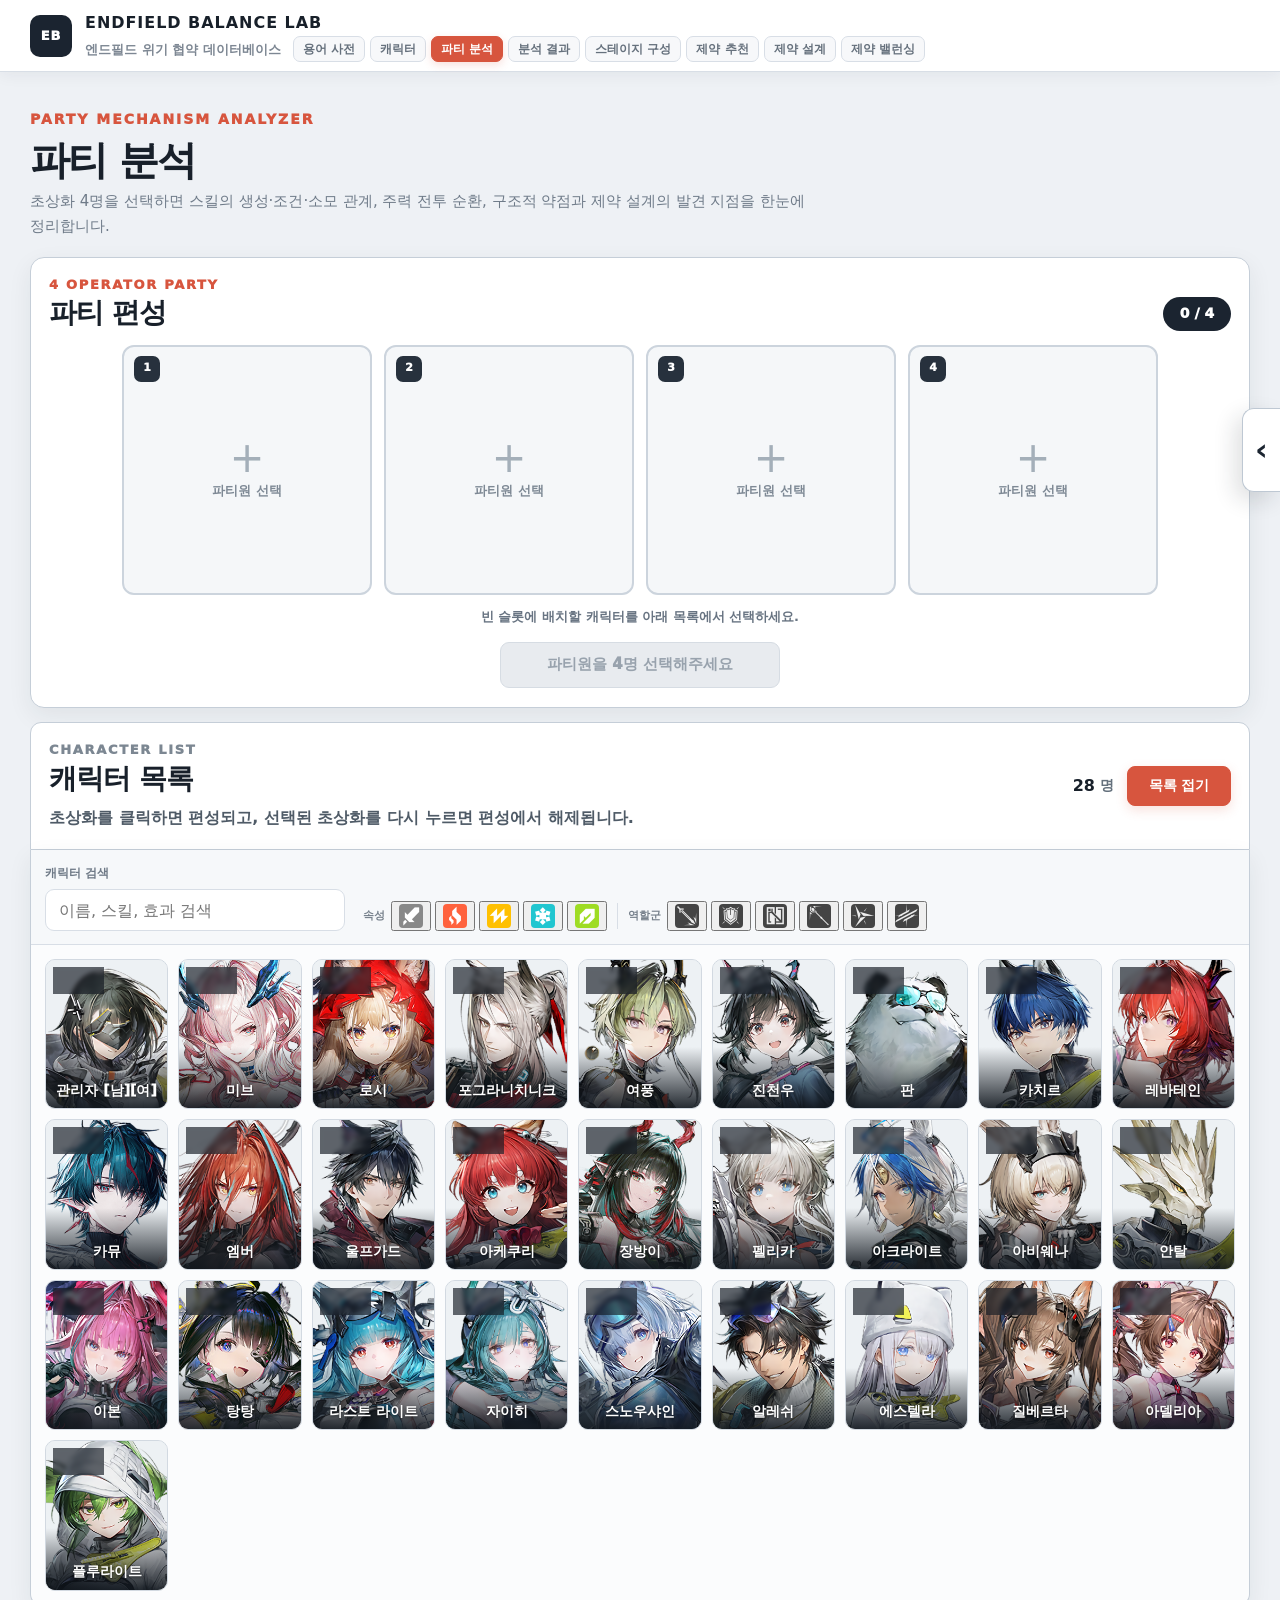
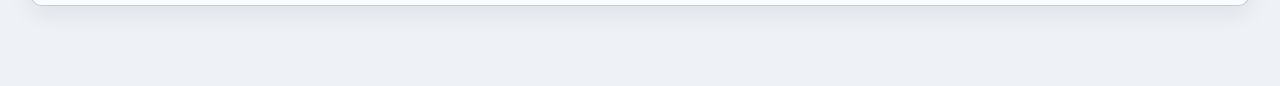
<file: index.html>
<!doctype html>
<html lang="ko">
<head>
  <meta charset="utf-8">
  <meta name="viewport" content="width=device-width, initial-scale=1">
  <meta name="description" content="캐릭터 4명을 선택해 스킬 연결, 전투 순환, 구조적 약점과 제약 설계 힌트를 확인하는 Endfield Balance Lab 파티 분석 페이지">
  <title>파티 분석 | Endfield Balance Lab</title>
  <link rel="stylesheet" href="styles.css?v=109">
</head>
<body>
  <script src="skport-assets.js?v=59"></script>
  <script src="terms.js?v=59"></script>
  <script src="data.js?v=59"></script>
  <script src="saved-analyses.js?v=64"></script>
  <script src="analysis-store.js?v=63"></script>
  <script src="party.js?v=114"></script>
</body>
</html>
</file>
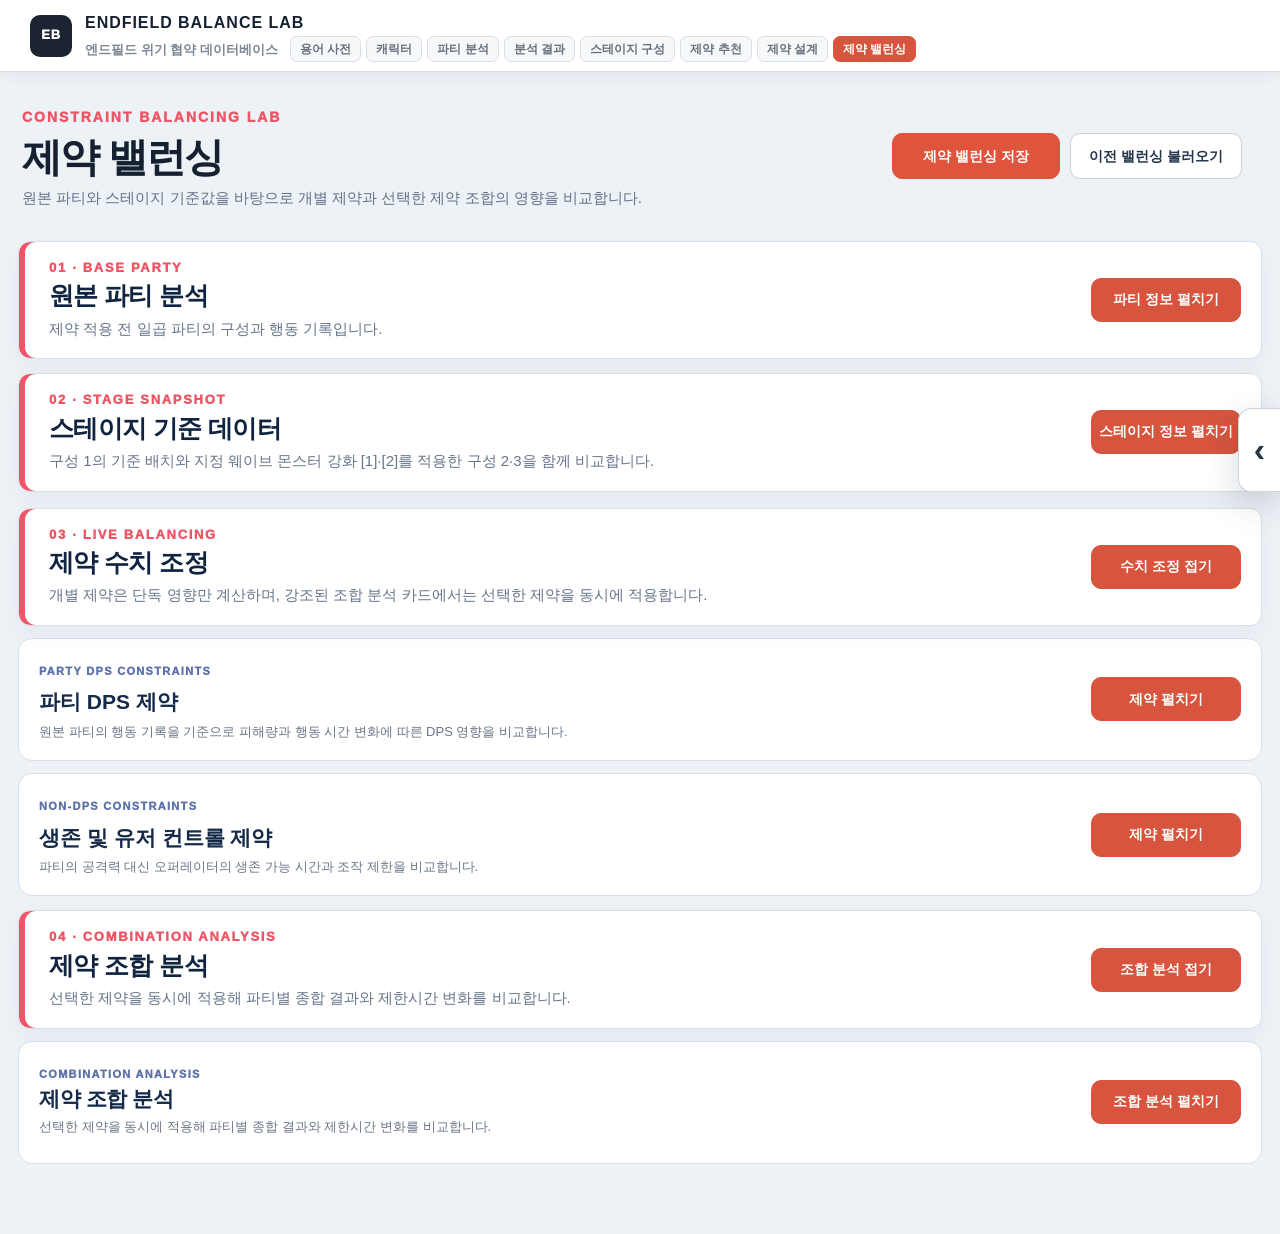
<file: constraint-balancing/index.html>
<!DOCTYPE html>

<html lang="ko">
<head>
<meta charset="utf-8"/>
<meta content="width=device-width, initial-scale=1" name="viewport"/>
<title>엔드필드 제약 밸런싱</title>
<meta content="원본 파티와 스테이지 기준 데이터에 개별 제약 또는 선택한 제약 조합을 적용해 종합 영향을 비교하는 독립형 제약 밸런싱 사이트" name="description"/>
<link href="styles.css?v=156" rel="stylesheet"/>
<link href="integration-nav.css?v=1" rel="stylesheet"/>
</head>
<body>
<header class="app-topbar integrated-site-topbar">
  <div class="integrated-site-brand">
    <a class="integrated-brand-mark" href="../" aria-label="Endfield Balance Lab 파티 분석 페이지">EB</a>
    <div class="integrated-brand-copy">
      <a class="integrated-brand-title" href="../"><strong>ENDFIELD BALANCE LAB</strong></a>
      <div class="integrated-brand-lower">
        <small>엔드필드 위기 협약 데이터베이스</small>
        <nav class="integrated-site-nav" aria-label="페이지 전환">
          <a href="../glossary.html">용어 사전</a>
          <a href="../characters.html">캐릭터</a>
          <a href="../">파티 분석</a>
          <a href="../results.html">분석 결과</a>
          <a href="../dungeon-monsters.html">스테이지 구성</a>
          <a href="../constraints.html">제약 추천</a>
          <a href="../constraint-board.html">제약 설계</a>
          <a href="./" class="active" aria-current="page">제약 밸런싱</a>
        </nav>
      </div>
    </div>
  </div>
</header>
<main class="page-shell" id="top">
<section class="page-heading hero-heading archive-style-heading">
<div>
<span>CONSTRAINT BALANCING LAB</span>
<h1>제약 밸런싱</h1>
<p>원본 파티와 스테이지 기준값을 바탕으로 개별 제약과 선택한 제약 조합의 영향을 비교합니다.</p>
</div>
<div class="balance-storage-actions" aria-label="제약 밸런싱 저장 관리">
<button class="balance-save-button" id="balanceSaveButton" type="button">제약 밸런싱 저장</button>
<button class="balance-history-button" id="balanceHistoryButton" type="button" aria-controls="balanceHistoryModal" aria-expanded="false">이전 밸런싱 불러오기</button>
</div>
</section>
<div class="balance-history-modal" id="balanceHistoryModal" hidden>
<div class="balance-history-dialog" role="dialog" aria-modal="true" aria-labelledby="balanceHistoryTitle">
<header><div><span>SAVED BALANCING</span><h2 id="balanceHistoryTitle">이전 밸런싱 불러오기</h2><p>저장된 버전을 선택하면 모든 제약 설정값을 해당 상태로 복원합니다.</p></div><button type="button" class="balance-history-close" id="balanceHistoryClose" aria-label="닫기">×</button></header>
<div class="balance-history-list" id="balanceHistoryList"></div>
</div>
</div>
<div class="balance-save-toast" id="balanceSaveToast" role="status" aria-live="polite" hidden></div>
<section class="section-block" id="party">
<details class="section-group-details" id="partyGroupDetails">
<summary class="section-heading section-group-summary">
<div class="section-title-copy"><span>01 · BASE PARTY</span><h2>원본 파티 분석</h2><p>제약 적용 전 일곱 파티의 구성과 행동 기록입니다.</p></div>
<span class="fold-action section-group-action"><b class="closed-label">파티 정보 펼치기</b><b class="open-label">파티 정보 접기</b></span>
</summary>
<div class="multi-party-list section-group-body" id="partyList"></div>
</details>
</section>
<section class="section-block" id="stage"><details class="section-group-details stage-group-details" id="stageGroupDetails"><summary class="section-heading section-group-summary stage-group-summary">
<div class="section-title-copy"><span>02 · STAGE SNAPSHOT</span><h2>스테이지 기준 데이터</h2><p>구성 1의 기준 배치와 지정 웨이브 몬스터 강화 [1]·[2]를 적용한 구성 2·3을 함께 비교합니다.</p></div>
<span class="fold-action section-group-action"><b class="closed-label">스테이지 정보 펼치기</b><b class="open-label">스테이지 정보 접기</b></span></summary><div class="section-group-body stage-group-body"><details class="fold-card card" id="stageDetails">
<summary class="stage-fold-summary">
<div><span>현재 분석 스테이지</span><b id="stageTitle">구성 1 · 기준 구성</b></div>
<div class="summary-metrics stage-summary-compact" id="stageSummary"></div>
<span class="fold-action"><b class="closed-label">스테이지 기준 펼치기</b><b class="open-label">스테이지 기준 접기</b></span>
</summary>
<div class="fold-body">
<div class="wave-grid" id="waveGrid"></div>
<details class="inner-card stage-details">
<summary><span><b>배치 몬스터 원본 스펙</b><small>HP · ATK · DEF · 강인도 · 등장 차수</small></span><strong>펼치기</strong></summary>
<div class="monster-spec-grid" id="monsterSpecGrid"></div>
</details>
</div>
</details><details class="fold-card card stage-composition-card" id="stageDetailsEnhance1">
<summary class="stage-fold-summary">
<div><span>강화 [1] 적용 스테이지</span><b>구성 2 · 강화 [1]</b></div>
<div class="summary-metrics stage-summary-compact" id="stageSummaryEnhance1"></div>
<span class="fold-action"><b class="closed-label">스테이지 기준 펼치기</b><b class="open-label">스테이지 기준 접기</b></span>
</summary>
<div class="fold-body">
<div class="wave-grid" id="waveGridEnhance1"></div>
<details class="inner-card stage-details">
<summary><span><b>강화 [1] 적용 몬스터 스펙</b><small>지정 개체 HP 50% 증가 · 알파 개체 표시</small></span><strong>펼치기</strong></summary>
<div class="monster-spec-grid" id="monsterSpecGridEnhance1"></div>
</details>
</div>
</details><details class="fold-card card stage-composition-card" id="stageDetailsEnhance2">
<summary class="stage-fold-summary">
<div><span>강화 [2] 적용 스테이지</span><b>구성 3 · 강화 [2]</b></div>
<div class="summary-metrics stage-summary-compact" id="stageSummaryEnhance2"></div>
<span class="fold-action"><b class="closed-label">스테이지 기준 펼치기</b><b class="open-label">스테이지 기준 접기</b></span>
</summary>
<div class="fold-body">
<div class="wave-grid" id="waveGridEnhance2"></div>
<details class="inner-card stage-details">
<summary><span><b>강화 [2] 적용 몬스터 스펙</b><small>강화 [1] 대상 + 웨이브 3 쌍뿔 아겔로스</small></span><strong>펼치기</strong></summary>
<div class="monster-spec-grid" id="monsterSpecGridEnhance2"></div>
</details>
</div>
</details></div></details></section>
<section class="section-block constraint-zone" id="constraints"><details class="section-group-details tuning-group-details" id="constraintTuningDetails" open><summary class="section-heading section-group-summary tuning-group-summary">
<div class="section-title-copy"><span>03 · LIVE BALANCING</span><h2>제약 수치 조정</h2><p>개별 제약은 단독 영향만 계산하며, 강조된 조합 분석 카드에서는 선택한 제약을 동시에 적용합니다.</p></div>
<span class="fold-action section-group-action"><b class="closed-label">수치 조정 펼치기</b><b class="open-label">수치 조정 접기</b></span></summary><div class="section-group-body tuning-group-body"><div class="constraint-stack">
<details class="constraint-group-details" id="dpsConstraintGroup">
<summary class="constraint-category-heading dps-category-heading constraint-group-summary">
<div class="constraint-category-copy">
<span>PARTY DPS CONSTRAINTS</span>
<h2>파티 DPS 제약</h2>
<p>원본 파티의 행동 기록을 기준으로 피해량과 행동 시간 변화에 따른 DPS 영향을 비교합니다.</p>
</div>
<span class="fold-action constraint-group-action"><b class="closed-label">제약 펼치기</b><b class="open-label">제약 접기</b></span>
</summary>
<div class="constraint-group-body">
<details class="constraint-details card" id="statConstraint">
<summary class="constraint-summary">
<span class="constraint-index"><span>01</span></span>
<div><span>오퍼레이터 능력치</span><h3>주요 능력치 감소</h3></div>
<div class="summary-value current-setting"><span>현재 설정</span><b id="statSummaryValue">20%</b></div>
<div class="summary-value"><span>관련 파티</span><b>7개</b></div>
<span class="fold-action"><b class="closed-label">분석 펼치기</b><b class="open-label">분석 접기</b></span>
</summary>
<div class="constraint-body">
<div class="constraint-control-grid">
<div class="control-panel">
<label for="statReduction"><span>주요 능력치 감소율</span><output id="statReductionValue">20%</output></label>
<input id="statReduction" max="50" min="0" step="1" type="range" value="20"/>
<div class="preset-row"><button data-stat="10">10%</button><button class="active" data-stat="20">20%</button><button data-stat="40">40%</button></div>
</div>
<div class="formula-panel"><b>계산식</b><code>1 + 0.005 × 주요 능력치 × (1-r) + 0.002 × 보조 능력치</code></div>
</div>
<div class="constraint-party-stack" id="statPartyResults"></div>
</div>
</details>
<details class="constraint-details card" id="normalConstraint">
<summary class="constraint-summary">
<span class="constraint-index"><span>02</span></span>
<div><span>행동 유형</span><h3>메인 오퍼레이터 일반 공격 피해 감소</h3></div>
<div class="summary-value current-setting"><span>현재 설정</span><b id="normalSummaryValue">70%</b></div>
<div class="summary-value"><span>관련 파티</span><b>7개</b></div>
<span class="fold-action"><b class="closed-label">분석 펼치기</b><b class="open-label">분석 접기</b></span>
</summary>
<div class="constraint-body">
<div class="constraint-control-grid">
<div class="control-panel">
<label for="normalReduction"><span>일반 공격 피해 감소율</span><output id="normalReductionValue">70%</output></label>
<input id="normalReduction" max="100" min="0" step="1" type="range" value="70"/>
<div class="preset-row"><button data-normal="30">30%</button><button data-normal="50">50%</button><button class="active" data-normal="70">70%</button><button data-normal="100">100%</button></div>
</div>
<div class="formula-panel"><b>적용 대상</b><span>일반 공격 · 일반 공격 마지막 타격 · 처형 공격 · 궁극기 강화 일반 공격</span></div>
</div>
<div class="constraint-party-stack" id="normalPartyResults"></div>
</div>
</details>
<details class="constraint-details card" id="hpConstraint">
<summary class="constraint-summary">
<span class="constraint-index"><span>03</span></span>
<div><span>스테이지 몬스터</span><h3>몬스터 최대 체력 증가</h3></div>
<div class="summary-value current-setting"><span>현재 설정</span><b id="hpSummaryValue">30%</b></div>
<div class="summary-value"><span>관련 파티</span><b>7개</b></div>
<span class="fold-action"><b class="closed-label">분석 펼치기</b><b class="open-label">분석 접기</b></span>
</summary>
<div class="constraint-body">
<div class="constraint-control-grid">
<div class="control-panel">
<label for="hpIncrease"><span>몬스터 최대 체력 증가율</span><output id="hpIncreaseValue">30%</output></label>
<input id="hpIncrease" max="200" min="0" step="1" type="range" value="30"/>
<div class="preset-row"><button class="active" data-hp="30">30%</button><button data-hp="50">50%</button><button data-hp="100">100%</button><button data-hp="200">200%</button></div>
</div>
<div class="formula-panel"><b>계산식</b><code>변경 HP = 기본 HP × (1 + 증가율)</code><span>격자 현황판에 배치된 모든 개체에 동일하게 적용합니다.</span></div>
</div>
<div class="constraint-party-stack" id="hpPartyResults"></div>
</div>
</details>
<details class="constraint-details card" id="timeConstraint">
<summary class="constraint-summary">
<span class="constraint-index"><span>04</span></span>
<div><span>스테이지 제한시간</span><h3>클리어 제한시간 감소</h3></div>
<div class="summary-value current-setting"><span>현재 설정</span><b id="timeSummaryValue">100초 감소</b></div>
<div class="summary-value"><span>관련 파티</span><b>7개</b></div>
<span class="fold-action"><b class="closed-label">분석 펼치기</b><b class="open-label">분석 접기</b></span>
</summary>
<div class="constraint-body">
<div class="constraint-control-grid">
<div class="control-panel">
<label for="timeReduction"><span>클리어 제한시간 감소량</span><output id="timeReductionValue">100초 감소</output></label>
<input id="timeReduction" max="300" min="0" step="10" type="range" value="100"/>
<div class="preset-row"><button data-time="0">감소 없음</button><button class="active" data-time="100">100초 감소</button><button data-time="200">200초 감소</button><button data-time="300">300초 감소</button></div>
<div class="derived-limit"><span>적용 제한시간</span><b id="appliedTimeLimitValue">500초</b></div>
</div>
<div class="formula-panel"><b>비교 기준</b><code>적용 제한시간 = 기본 600초 − 감소량</code><code>실질 전투 가능 시간 = 적용 제한시간 − 웨이브 전환 15초</code><span>감소량을 기준으로 제약 강도를 조정합니다.</span></div>
</div>
<div class="constraint-party-stack" id="timePartyResults"></div>
</div>
</details>
<details class="constraint-details card" id="skillOtherConstraint">
<summary class="constraint-summary">
<span class="constraint-index"><span>05</span></span>
<div><span>피해 유형 교환</span><h3>배틀 스킬 피해 감소 · 기타 피해 증가</h3></div>
<div class="summary-value current-setting"><span>현재 설정</span><b class="dual-summary-setting" id="skillOtherSummaryValue"><span>배틀 스킬 피해 -60%</span><span>· 기타 피해 +100%</span></b></div>
<div class="summary-value"><span>관련 파티</span><b>7개</b></div>
<span class="fold-action"><b class="closed-label">분석 펼치기</b><b class="open-label">분석 접기</b></span>
</summary>
<div class="constraint-body">
<div class="constraint-control-grid">
<div class="control-panel dual-control-panel">
<div class="dual-control-block">
<label for="battleReduction"><span>배틀 스킬 피해 감소율</span><output id="battleReductionValue">60%</output></label>
<input id="battleReduction" max="100" min="0" step="1" type="range" value="60"/>
<div class="preset-row"><button data-battle="30">30%</button><button class="active" data-battle="60">60%</button><button data-battle="100">100%</button></div>
</div>
<div class="dual-control-block">
<label for="otherIncrease"><span>기타 피해 증가율</span><output id="otherIncreaseValue">100%</output></label>
<input id="otherIncrease" max="200" min="0" step="1" type="range" value="100"/>
<div class="preset-row"><button data-other="50">50%</button><button class="active" data-other="100">100%</button><button data-other="150">150%</button><button data-other="200">200%</button></div>
</div>
</div>
<div class="formula-panel"><b>적용 기준</b><code>배틀 스킬 피해 × (1 − 감소율)</code><code>기타 피해 × (1 + 증가율)</code><span>기타 피해의 실제 구성은 각 파티 결과에서 우측에 구체적으로 표시합니다.</span></div>
</div>
<div class="constraint-party-stack" id="skillOtherPartyResults"></div>
</div>
</details>
<details class="constraint-details card" id="ultRepeatConstraint">
<summary class="constraint-summary">
<span class="constraint-index"><span>06</span></span>
<div><span>궁극기 사용 반복</span><h3>궁극기 반복 피해 감소</h3></div>
<div class="summary-value current-setting"><span>현재 설정</span><b id="ultRepeatSummaryValue">50%</b></div>
<div class="summary-value"><span>관련 파티</span><b>7개</b></div>
<span class="fold-action"><b class="closed-label">분석 펼치기</b><b class="open-label">분석 접기</b></span>
</summary>
<div class="constraint-body">
<div class="constraint-control-grid">
<div class="control-panel">
<label for="ultRepeatReduction"><span>반복 궁극기 피해 감소율</span><output id="ultRepeatReductionValue">50%</output></label>
<input id="ultRepeatReduction" max="100" min="0" step="1" type="range" value="50"/>
<div class="preset-row"><button data-ult-repeat="0">0%</button><button class="active" data-ult-repeat="50">50%</button><button data-ult-repeat="100">100%</button></div>
</div>
<div class="formula-panel"><b>적용 기준</b><code>첫 사이클은 원본 피해 유지</code><code>반복 사이클의 실제 궁극기 판정 피해 × (1 − 감소율)</code><span>레바테인과 장방이처럼 궁극기로 강화 상태에 진입하더라도 일반 공격·배틀 스킬·연계 스킬 판정인 공격은 감소 대상에서 제외합니다.</span></div>
</div>
<div class="constraint-party-stack" id="ultRepeatPartyResults"></div>
</div>
</details>
<details class="constraint-details card" id="comboSpeedConstraint">
<summary class="constraint-summary">
<span class="constraint-index"><span>07</span></span>
<div><span>행동 주기 교환</span><h3>연계 스킬 재사용시간 감소 · 배틀 스킬 피해 감소</h3></div>
<div class="summary-value current-setting"><span>현재 설정</span><b class="dual-summary-setting" id="comboSpeedSummaryValue"><span>연계 스킬 쿨타임 -60%</span><span>· 배틀 스킬 피해 -60%</span></b></div>
<div class="summary-value"><span>관련 파티</span><b>7개</b></div>
<span class="fold-action"><b class="closed-label">분석 펼치기</b><b class="open-label">분석 접기</b></span>
</summary>
<div class="constraint-body">
<div class="constraint-control-grid">
<div class="control-panel dual-control-panel">
<div class="dual-control-block">
<label for="comboCooldownReduction"><span>연계 스킬 재사용시간 감소율</span><output id="comboCooldownReductionValue">60%</output></label>
<input id="comboCooldownReduction" max="80" min="0" step="1" type="range" value="60"/>
<div class="preset-row"><button data-speed-cooldown="30">30%</button><button class="active" data-speed-cooldown="60">60%</button><button data-speed-cooldown="80">80%</button></div>
</div>
<div class="dual-control-block">
<label for="speedBattleReduction"><span>배틀 스킬 피해 감소율</span><output id="speedBattleReductionValue">60%</output></label>
<input id="speedBattleReduction" max="100" min="0" step="1" type="range" value="60"/>
<div class="preset-row"><button data-speed-battle="30">30%</button><button class="active" data-speed-battle="60">60%</button><button data-speed-battle="100">100%</button></div>
</div>
</div>
<div class="formula-panel"><b>행동 기록 기반 계산</b><code>변경 재사용시간 = 기록에서 관측한 사용 간격 × (1 − 감소율)</code><code>배틀 스킬 피해 × (1 − 감소율)</code><span>파티 전체의 실제 연계 스킬 발생 시각을 발동 기회로 사용하고, 오퍼레이터별 기록상 사용 간격이 회복된 경우에만 추가 사용을 계산합니다.</span></div>
</div>
<div class="constraint-party-stack" id="comboSpeedPartyResults"></div>
</div>
</details>
<details class="constraint-details card" id="statusWindowConstraint">
<summary class="constraint-summary">
<span class="constraint-index"><span>08</span></span>
<div><span>상태 시간창</span><h3>상태 부여 후 속성 피해 감소</h3></div>
<div class="summary-value current-setting"><span>현재 설정</span><b class="dual-summary-setting" id="statusWindowSummaryValue"><span>감소 지속 10초</span><span>· 속성 피해 -50%</span></b></div>
<div class="summary-value"><span>관련 파티</span><b>5개</b></div>
<span class="fold-action"><b class="closed-label">분석 펼치기</b><b class="open-label">분석 접기</b></span>
</summary>
<div class="constraint-body">
<div class="constraint-control-grid">
<div class="control-panel dual-control-panel">
<div class="dual-control-block">
<label for="statusWindowDuration"><span>피해 감소 지속시간</span><output id="statusWindowDurationValue">10초</output></label>
<input id="statusWindowDuration" max="20" min="0" step="1" type="range" value="10"/>
<div class="preset-row"><button data-status-duration="5">5초</button><button class="active" data-status-duration="10">10초</button><button data-status-duration="15">15초</button></div>
</div>
<div class="dual-control-block">
<label for="statusWindowReduction"><span>해당 속성 피해 감소율</span><output id="statusWindowReductionValue">50%</output></label>
<input id="statusWindowReduction" max="100" min="0" step="1" type="range" value="50"/>
<div class="preset-row"><button data-status-reduction="30">30%</button><button class="active" data-status-reduction="50">50%</button><button data-status-reduction="70">70%</button></div>
</div>
</div>
<div class="formula-panel"><b>행동 기록 기반 계산</b><code>실제 상태 이상 발동 뒤 지속시간 동안 대응 속성 피해 × (1 − 감소율)</code><span>DATAFIELD의 원본 행동 순서와 피해량은 변경하지 않습니다. 물리 이상 또는 아츠 이상이 발동한 뒤의 행동부터 적용하며, 같은 시각이라도 원본 기록에서 뒤에 있는 행동은 감소 대상이 될 수 있습니다.</span></div>
</div>
<div class="constraint-party-stack" id="statusWindowPartyResults"></div>
</div>
</details>
<details class="constraint-details card" id="statusStageConstraint">
<summary class="constraint-summary">
<span class="constraint-index"><span>09</span></span>
<div><span>상태 단계 압박</span><h3>상태 단계당 대응 피해 감소</h3></div>
<div class="summary-value current-setting"><span>현재 설정</span><b class="dual-summary-setting" id="statusStageSummaryValue"><span>부착 지속 10초</span><span>· 단계당 피해 -10%</span></b></div>
<div class="summary-value"><span>관련 파티</span><b>5개</b></div>
<span class="fold-action"><b class="closed-label">분석 펼치기</b><b class="open-label">분석 접기</b></span>
</summary>
<div class="constraint-body">
<div class="constraint-control-grid">
<div class="control-panel dual-control-panel">
<div class="dual-control-block">
<label for="statusStageDuration"><span>부착 지속시간</span><output id="statusStageDurationValue">10초</output></label>
<input id="statusStageDuration" max="20" min="1" step="1" type="range" value="10"/>
<div class="preset-row"><button data-status-stage-duration="5">5초</button><button class="active" data-status-stage-duration="10">10초</button><button data-status-stage-duration="15">15초</button></div>
</div>
<div class="dual-control-block">
<label for="statusStageReduction"><span>단계당 대응 피해 감소율</span><output id="statusStageReductionValue">10%</output></label>
<input id="statusStageReduction" max="25" min="0" step="1" type="range" value="10"/>
<div class="preset-row"><button data-status-stage-reduction="5">5%</button><button class="active" data-status-stage-reduction="10">10%</button><button data-status-stage-reduction="15">15%</button></div>
</div>
</div>
<div class="formula-panel"><b>행동 기록 기반 계산</b><code>현재 상태 단계 × 단계당 피해 감소율</code><code>자연 만료: 부착 종료 0.1초 후 0단계</code><code>스택 소비: 소비 시점부터 0.1초간 소비 직전 단계 유지</code><span>띄우기·넘어뜨리기는 각각 방어 불능 1스택을 쌓고, 강타·갑옷 파괴는 모든 방어 불능 스택을 소모합니다. 같은 아츠 부착은 누적되며 아츠 폭발은 스택을 유지하고, 서로 다른 아츠 부착으로 발생한 아츠 이상은 모든 아츠 부착을 소모합니다.</span></div>
</div>
<div class="constraint-party-stack" id="statusStagePartyResults"></div>
</div>
</details>
<details class="constraint-details card" id="statusReapplyConstraint">
<summary class="constraint-summary">
<span class="constraint-index"><span>10</span></span>
<div><span>상태 재적용 제한</span><h3>방어불능, 동일 아츠부착 재적용 간격 제한</h3></div>
<div class="summary-value current-setting"><span>현재 설정</span><b id="statusReapplySummaryValue">재적용 제한 10초</b></div>
<div class="summary-value"><span>관련 파티</span><b>7개</b></div>
<span class="fold-action"><b class="closed-label">분석 펼치기</b><b class="open-label">분석 접기</b></span>
</summary>
<div class="constraint-body">
<div class="constraint-control-grid">
<div class="control-panel">
<label for="statusReapplyInterval"><span>재적용 제한시간</span><output id="statusReapplyIntervalValue">10초</output></label>
<input id="statusReapplyInterval" max="20" min="0" step="1" type="range" value="10"/>
<div class="preset-row"><button data-status-reapply="5">5초</button><button class="active" data-status-reapply="10">10초</button><button data-status-reapply="15">15초</button></div>
</div>
<div class="formula-panel"><b>행동 기록 기반 대기 계산</b><code>스킬 사용 시각 = max(원본 예정 시각, 마지막 동일 상태 적용 시각 + 제한시간)</code><span>방어불능과 열기·전기·냉기·자연 아츠부착은 종류별로 따로 추적합니다. 제한시간 안에 예정된 동일 상태 부여 스킬은 삭제하지 않고 재적용 가능한 시각까지 기다린 뒤 사용하며, 해당 오퍼레이터의 이후 행동도 누적 대기시간만큼 함께 이동합니다. 원본 피해량은 유지하고 늘어난 계산용 전투시간으로 DPS를 다시 계산합니다.</span></div>
</div>
<div class="constraint-party-stack" id="statusReapplyPartyResults"></div>
</div>
</details>
<details class="constraint-details card" id="stageEnhanceConstraint">
<summary class="constraint-summary">
<span class="constraint-index"><span>11</span></span>
<div><span>지정 개체 강화</span><h3>지정 웨이브 몬스터 체력 강화</h3></div>
<div class="summary-value current-setting"><span>현재 설정</span><b id="stageEnhanceSummaryValue">강화 [1]</b></div>
<div class="summary-value"><span>관련 파티</span><b>7개</b></div>
<span class="fold-action"><b class="closed-label">분석 펼치기</b><b class="open-label">분석 접기</b></span>
</summary>
<div class="constraint-body">
<div class="constraint-control-grid">
<div class="control-panel stage-enhance-control">
<label><span>강화 단계</span><output id="stageEnhanceLevelValue">강화 [1]</output></label>
<input id="stageEnhanceLevel" type="hidden" value="1"/>
<div class="preset-row stage-enhance-presets"><button class="active" data-stage-enhance="1">강화 [1]</button><button data-stage-enhance="2">강화 [2]</button></div>
</div>
<div class="formula-panel"><b>적용 대상</b><code>강화 [1] = 웨이브 4 삼미·쌍뿔 아겔로스를 α 개체 HP로 교체</code><code>강화 [2] = 강화 [1] + 웨이브 3 쌍뿔 아겔로스를 α 개체 HP로 교체</code><span>구성 1 · 기준 구성에서 지정된 모든 일치 개체를 스테이지 구성 페이지와 동일한 알파 개체 HP로 교체합니다. 파티 원본 피해량과 DPS는 변경하지 않습니다.</span></div>
</div>
<div class="constraint-party-stack" id="stageEnhancePartyResults"></div>
</div>
</details>
<details class="constraint-details card" id="highHpCapConstraint">
<summary class="constraint-summary">
<span class="constraint-index"><span>12</span></span>
<div><span>순간 피해 제한</span><h3>고체력 적 0.1초 피해 상한</h3></div>
<div class="summary-value current-setting"><span>현재 설정</span><b class="dual-summary-setting" id="highHpCapSummaryValue"><span>적용 HP 100,000 이상</span><span>· 0.1초 상한 25%</span></b></div>
<div class="summary-value"><span>관련 파티</span><b>7개</b></div>
<span class="fold-action"><b class="closed-label">분석 펼치기</b><b class="open-label">분석 접기</b></span>
</summary>
<div class="constraint-body">
<div class="constraint-control-grid">
<div class="control-panel dual-control-panel">
<div class="dual-control-block">
<label for="highHpThreshold"><span>적용 최소 체력</span><output id="highHpThresholdValue">100,000</output></label>
<input id="highHpThreshold" max="200000" min="50000" step="10000" type="range" value="100000"/>
<div class="preset-row"><button data-high-hp-threshold="50000">50,000</button><button class="active" data-high-hp-threshold="100000">100,000</button><button data-high-hp-threshold="150000">150,000</button><button data-high-hp-threshold="200000">200,000</button></div>
</div>
<div class="dual-control-block">
<label for="highHpCapRate"><span>0.1초 피해 상한</span><output id="highHpCapRateValue">최대 HP의 25%</output></label>
<input id="highHpCapRate" max="50" min="5" step="1" type="range" value="25"/>
<div class="preset-row"><button data-high-hp-cap="15">15%</button><button class="active" data-high-hp-cap="25">25%</button><button data-high-hp-cap="35">35%</button></div>
</div>
</div>
<div class="formula-panel"><b>DPS 환산 기준</b><code>0.1초 적용 피해 = min(해당 구간 피해, 대상 최대 HP × 상한율)</code><span>기준 체력이 설정값 이상인 몬스터에게만 적용합니다. 대상 정보가 없는 DATAFIELD 기록은 고체력 몬스터별 상한 결과를 체력 비중으로 합산하여 파티 DPS에 반영합니다. 원본 행동 시각과 피해량은 변경하지 않습니다.</span></div>
</div>
<div class="constraint-party-stack" id="highHpCapPartyResults"></div>
</div>
</details>
<details class="constraint-details card" id="controlRecoveryConstraint">
<summary class="constraint-summary">
<span class="constraint-index"><span>13</span></span>
<div><span>제어 사용 압박</span><h3>제어 상태 중 몬스터 체력 회복</h3></div>
<div class="summary-value current-setting"><span>현재 설정</span><b id="controlRecoverySummaryValue">초당 최대 HP 5%</b></div>
<div class="summary-value"><span>관련 파티</span><b>3개</b></div>
<span class="fold-action"><b class="closed-label">분석 펼치기</b><b class="open-label">분석 접기</b></span>
</summary>
<div class="constraint-body">
<div class="constraint-control-grid">
<div class="control-panel">
<label for="controlRecoveryRate"><span>제어 중 몬스터가 매초 회복하는 HP</span><output id="controlRecoveryRateValue">5%</output></label>
<input id="controlRecoveryRate" max="20" min="0" step="1" type="range" value="5"/>
<div class="preset-row"><button class="active" data-control-recovery="5">5%</button><button data-control-recovery="10">10%</button><button data-control-recovery="15">15%</button></div>
</div>
<div class="formula-panel"><b>계산 방법</b><code>제어가 시작되면 즉시 N% 회복하고, 제어가 이어지는 동안 1초마다 N%씩 다시 회복</code><code>제어가 여러 개 겹쳐도 한 번만 회복하며, 가장 늦게 끝나는 제어 시간까지 계속 계산</code><span>띄우기·넘어뜨리기·강제 동결·끌어당김과 탕탕 궁극기처럼 제어 태그가 붙은 행동을 찾습니다. DATAFIELD에는 어떤 몬스터를 때렸는지 표시가 없어서, 각 몬스터의 최대 HP를 반영한 대표 몬스터로 계산합니다. 같은 시각에는 제어 공격의 피해를 먼저 적용하고, 몬스터가 실제로 잃은 HP보다 많이 회복하지는 않습니다.</span></div>
</div>
<div class="constraint-party-stack" id="controlRecoveryPartyResults"></div>
</div>
</details>
<details class="constraint-details card future-constraint-details" id="healingShieldRecoveryPreview">
<summary class="constraint-summary">
<span class="constraint-index"><span>14</span></span>
<div><span>오퍼레이터 회복 압박</span><h3>메인 오퍼레이터가 회복하거나 보호막을 받으면 모든 몬스터 회복</h3></div>
<div class="summary-value current-setting"><span>현재 설정</span><b class="dual-summary-setting"><span>회복 10% · 보호막 20%</span><span>모든 몬스터 최대 HP 8%</span></b></div>
<div class="summary-value"><span>관련 파티</span><b>7개</b></div>
<span class="fold-action"><b class="closed-label">분석 펼치기</b><b class="open-label">분석 접기</b></span>
</summary>
<div class="constraint-body future-constraint-body">
<details class="recovery-reference-details" id="healingShieldCharacterReference">
<summary class="recovery-reference-summary">
<div><span>캐릭터별 정보</span><h4>캐릭터별 회복·보호막 정보</h4><p>각 캐릭터가 한 번에 얼마나 회복하거나 보호막을 주는지 보여줍니다.</p></div>
<span class="reference-fold-action"><b class="closed-label">정보 바 펼치기</b><b class="open-label">정보 바 접기</b></span>
</summary>
<div class="recovery-reference-body">
<div class="reference-method-note reference-method-note-v075">
<b>계산 기준</b>
<div class="reference-method-chips"><span>캐릭터 Lv.90</span><span>스킬/재능 최고</span><span>잠재력 0</span><span>무기 Lv.90</span><span>재련 0</span><span>완벽 기질 [9/9/4]</span><span>장비 제외</span></div>
</div>
<div class="recovery-reference-legend"><span class="legend-heal">회복</span><span class="legend-hot">지속 회복</span><span class="legend-shield">보호막</span><span class="legend-basis">캐릭터 Lv.90 · 스킬 최고</span><span class="legend-weapon">무기 Lv.90 · 재련 0 · 완벽 기질 [9/9/4]</span></div>
<div class="recovery-reference-grid">
<article class="recovery-reference-card" data-reference-kind="heal">
<header><img alt="자이히" src="assets/characters/xaihi/portrait.png"/><div><small>[캐릭터/무기 90레벨] [기질 994 강화]</small><h5>자이히 · 디도스</h5></div><span class="reference-status verified">즉시 회복 · 메인 오퍼레이터</span></header>
<dl>
<div class="reference-weapon-row"><dt>적용 무기</dt><dd><a class="reference-weapon-link" href="https://endfield.wiki.gg/wiki/Freedom_to_Proselytize" rel="noreferrer" target="_blank">선교의 자유</a></dd></div>
<div class="reference-weapon-row"><dt>적용 기질</dt><dd>의지 +124 · 치유 효율 +37.14% · 주 능력치 +8%<em class="reference-formula">완벽 기질 [9/9/4] · 재련 0</em></dd></div>
<div><dt>무기 적용 후 의지</dt><dd>295.92<em class="reference-formula">(150 + 124) × 1.08</em></dd></div>
<div><dt>한 번에 회복하는 HP</dt><dd><strong>752.76</strong><em class="reference-formula">(324 + 295.92×0.76) × 1.3714</em></dd></div>
<div><dt>회복 횟수</dt><dd>최대 2회 · 총 1,505.52</dd></div>
<div><dt>10% 조건이 되는 메인 오퍼레이터 최대 HP</dt><dd>7,527.6</dd></div>
</dl>
<p>배틀 스킬로 최대 2번 회복합니다. 각 회복은 따로 판정합니다.</p>
</article>
<article class="recovery-reference-card" data-reference-kind="heal">
<header><img alt="질베르타" src="assets/characters/gilberta/portrait.png"/><div><small>[캐릭터/무기 90레벨] [기질 994 강화]</small><h5>질베르타 · 뒤늦은 편지</h5></div><span class="reference-status verified">즉시 회복 · 메인 오퍼레이터 우선</span></header>
<dl>
<div class="reference-weapon-row"><dt>적용 무기</dt><dd><a class="reference-weapon-link" href="https://endfield.wiki.gg/wiki/Dreams_of_the_Starry_Beach" rel="noreferrer" target="_blank">바다와 별의 꿈</a></dd></div>
<div class="reference-weapon-row"><dt>적용 기질</dt><dd>지능 +156 · 치유 효율 +46.43% · 보조 능력치 +25.6%<em class="reference-formula">완벽 기질 [9/9/4] · 재련 0</em></dd></div>
<div><dt>무기 적용 후 지능</dt><dd>355.45<em class="reference-formula">(127 + 156) × 1.256</em></dd></div>
<div><dt>한 번에 회복하는 HP</dt><dd><strong>626.58</strong><em class="reference-formula">(108 + 355.448×0.90) × 1.4643</em></dd></div>
<div><dt>10% 조건이 되는 메인 오퍼레이터 최대 HP</dt><dd>6,265.8</dd></div>
<div><dt>발동 조건</dt><dd>지정 공격이 적 2명 이상 명중</dd></div>
</dl>
<p>메인 오퍼레이터의 HP가 가득 차 다른 팀원이 회복되면 이 제약은 발동하지 않습니다.</p>
</article>
<article class="recovery-reference-card" data-reference-kind="heal">
<header><img alt="아델리아" src="assets/characters/adelia/portrait.png"/><div><small>[캐릭터/무기 90레벨] [기질 994 강화]</small><h5>아델리아 · 친구의 그림자</h5></div><span class="reference-status verified">즉시 회복 · 메인 오퍼레이터 우선</span></header>
<dl>
<div class="reference-weapon-row"><dt>적용 무기</dt><dd><a class="reference-weapon-link" href="https://endfield.wiki.gg/wiki/Freedom_to_Proselytize" rel="noreferrer" target="_blank">선교의 자유</a></dd></div>
<div class="reference-weapon-row"><dt>적용 기질</dt><dd>의지 +124 · 치유 효율 +37.14% · 주 능력치 +8%<em class="reference-formula">완벽 기질 [9/9/4] · 재련 0</em></dd></div>
<div><dt>무기 적용 후 의지</dt><dd>261.36<em class="reference-formula">(118 + 124) × 1.08</em></dd></div>
<div><dt>그림자 1개가 회복하는 HP</dt><dd><strong>392.25</strong><em class="reference-formula">(90 + 261.36×0.75) × 1.3714</em></dd></div>
<div><dt>배틀 스킬로 생기는 그림자</dt><dd>3개 · 모두 합치면 1,176.75</dd></div>
<div><dt>10% 조건이 되는 메인 오퍼레이터 최대 HP</dt><dd>3,922.5</dd></div>
</dl>
<p>그림자 3개의 회복량을 합치지 않고, 그림자에 닿아 회복할 때마다 10% 조건을 따로 확인합니다.</p>
</article>
<article class="recovery-reference-card" data-reference-kind="heal">
<header><img alt="안탈" src="assets/characters/antal/portrait.png"/><div><small>[캐릭터/무기 90레벨] [기질 994 강화]</small><h5>안탈 · 즉흥적인 천재성</h5></div><span class="reference-status verified">즉시 회복 · 팀원/자신</span></header>
<dl>
<div class="reference-weapon-row"><dt>적용 무기</dt><dd><a class="reference-weapon-link" href="https://endfield.wiki.gg/wiki/Dreams_of_the_Starry_Beach" rel="noreferrer" target="_blank">바다와 별의 꿈</a></dd></div>
<div class="reference-weapon-row"><dt>적용 기질</dt><dd>지능 +156 · 치유 효율 +46.43% · 보조 능력치 +25.6%<em class="reference-formula">완벽 기질 [9/9/4] · 재련 0</em></dd></div>
<div><dt>무기 적용 후 힘</dt><dd>162.02<em class="reference-formula">129 × 1.256</em></dd></div>
<div><dt>팀원을 한 번 회복하는 HP</dt><dd><strong>371.67</strong><em class="reference-formula">(108 + 162.024×0.90) × 1.4643</em></dd></div>
<div><dt>자신을 한 번 회복하는 HP</dt><dd><strong>156.05</strong><em class="reference-formula">(45 + 162.024×0.38) × 1.4643</em></dd></div>
<div><dt>10% 조건이 되는 메인 오퍼레이터 최대 HP</dt><dd class="reference-value-lines"><span>팀원 회복 3,716.7</span><span>자기 회복 1,560.5</span></dd></div>
</dl>
<p>증폭된 팀원별로 30초에 최대 1회입니다. 메인 오퍼레이터가 이 회복을 받았을 때만 제약 조건을 확인합니다.</p>
</article>
<article class="recovery-reference-card" data-reference-kind="hot">
<header><img alt="스노우샤인" src="assets/characters/snowshine/portrait.png"/><div><small>[캐릭터/무기 90레벨] [기질 994 강화]</small><h5>스노우샤인 · 극지 구조</h5></div><span class="reference-status verified">즉시 + 지속 회복 · 범위 아군</span></header>
<dl>
<div class="reference-weapon-row"><dt>적용 무기</dt><dd><a class="reference-weapon-link" href="https://endfield.wiki.gg/wiki/Former_Finery" rel="noreferrer" target="_blank">과거의 일품</a></dd></div>
<div class="reference-weapon-row"><dt>적용 기질</dt><dd>의지 +156 · 최대 HP +78% · 치유 효율 +16%<em class="reference-formula">완벽 기질 [9/9/4] · 재련 0</em></dd></div>
<div><dt>무기 적용 후 의지</dt><dd>264</dd></div>
<div><dt>즉시 회복하는 HP</dt><dd><strong>403.68</strong><em class="reference-formula">(216 + 264×0.50) × 1.16</em></dd></div>
<div><dt>지속 회복</dt><dd><strong>102.45 × 6회 = 614.71</strong><em class="reference-formula">0.5초 간격 · 3초</em></dd></div>
<div><dt>HP가 낮을 때</dt><dd>HP 55% 이하 · +25%<em class="reference-formula">즉시 504.60 · 지속 총 768.38</em></dd></div>
<div><dt>10% 조건이 되는 메인 오퍼레이터 최대 HP</dt><dd class="reference-value-lines"><span>즉시 회복 4,036.8</span><span>지속 회복 1~6회 누적 1,024.5~6,147.1</span><span>HP 55% 이하: 즉시 5,046 · 지속 1,280.6~7,683.8</span></dd></div>
</dl>
<p>즉시 회복과 지속 회복은 각각 따로 판정합니다. 지속 회복은 누적량이 처음 10%에 도달할 때 한 번만 발동합니다.</p>
</article>
<article class="recovery-reference-card" data-reference-kind="heal">
<header><img alt="카뮤" src="assets/characters/camu/portrait.png"/><div><small>[캐릭터/무기 90레벨] [기질 994 강화]</small><h5>카뮤 · 죄를 쫓는 자</h5></div><span class="reference-status verified">즉시 회복 · 자신</span></header>
<dl>
<div class="reference-weapon-row"><dt>적용 무기</dt><dd><a class="reference-weapon-link" href="https://endfield.wiki.gg/wiki/Golden_Age" rel="noreferrer" target="_blank">전성기</a></dd></div>
<div class="reference-weapon-row"><dt>적용 기질</dt><dd>의지 +156 · 치유 효율 +46.43% · 조건부 치유 효율 +6.4%<em class="reference-formula">완벽 기질 [9/9/4] · 재련 0</em></dd></div>
<div><dt>한 번에 회복하는 HP</dt><dd><strong>144.53</strong><em class="reference-formula">98.7 × 1.4643</em></dd></div>
<div><dt>조건부 최대 회복량</dt><dd><strong>150.84</strong><em class="reference-formula">연계 스킬 피해 후 15초 동안</em></dd></div>
<div><dt>10% 조건이 되는 메인 오퍼레이터 최대 HP</dt><dd class="reference-value-lines"><span>평상시 1,445.3</span><span>조건부 최대 1,508.4</span></dd></div>
</dl>
<p>카뮤가 메인 오퍼레이터일 때만 확인합니다. 메인 오퍼레이터가 받는 치유 보정은 아직 더하지 않았습니다.</p>
</article>
<article class="recovery-reference-card" data-reference-kind="heal">
<header><img alt="로시" src="assets/characters/rossi/portrait.png"/><div><small>[캐릭터/무기 90레벨] [기질 994 강화]</small><h5>로시 · 끓어오르는 피</h5></div><span class="reference-status verified">즉시 회복 · 자신</span></header>
<dl>
<div class="reference-weapon-row"><dt>적용 무기</dt><dd><a class="reference-weapon-link" href="https://endfield.wiki.gg/wiki/Forgeborn_Scathe" rel="noreferrer" target="_blank">용조의 불꽃</a></dd></div>
<div class="reference-weapon-row"><dt>적용 기질</dt><dd>지능 +156 · 공격력 +39% · 열 피해 +25.6%<em class="reference-formula">완벽 기질 [9/9/4] · 재련 0 · 회복에는 지능만 반영</em></dd></div>
<div><dt>무기 적용 후 지능</dt><dd>274</dd></div>
<div><dt>일반 상태에서 한 번 회복하는 HP</dt><dd><strong>21.92</strong><em class="reference-formula">274 × 0.08</em></dd></div>
<div><dt>연소 상태에서 한 번 회복하는 HP</dt><dd><strong>32.88</strong><em class="reference-formula">21.92 × 1.5</em></dd></div>
<div><dt>10% 조건이 되는 메인 오퍼레이터 최대 HP</dt><dd class="reference-value-lines"><span>일반 상태 219.2</span><span>연소 상태 328.8</span></dd></div>
</dl>
<p>잠재력으로 추가되는 회복은 제외했습니다. 로시가 메인 오퍼레이터일 때만 확인합니다.</p>
</article>
<article class="recovery-reference-card" data-reference-kind="shield">
<header><img alt="카치르" src="assets/characters/kachir/portrait.png"/><div><small>[캐릭터/무기 90레벨] [기질 994 강화]</small><h5>카치르 · 실시간 억제</h5></div><span class="reference-status verified">보호막 · 자신/메인 오퍼레이터 우선</span></header>
<dl>
<div class="reference-weapon-row"><dt>적용 무기</dt><dd><a class="reference-weapon-link" href="https://endfield.wiki.gg/wiki/Thunderberge" rel="noreferrer" target="_blank">천둥의 흔적</a></dd></div>
<div class="reference-weapon-row"><dt>적용 기질</dt><dd>힘 +156 · 최대 HP +78% · 보호막 부여량 +38.4%<em class="reference-formula">완벽 기질 [9/9/4] · 재련 0</em></dd></div>
<div><dt>계산에 쓴 방어력</dt><dd>12<em class="reference-formula">⌊의지 106÷10⌋ × 1.2</em></dd></div>
<div><dt>한 번에 새로 주는 보호막</dt><dd><strong>1,205.08</strong><em class="reference-formula">(810 + 12×5.06) × 1.384</em></dd></div>
<div><dt>이 보호막이 20%가 되는 메인 오퍼레이터 최대 HP</dt><dd>6,025.4</dd></div>
</dl>
<p>이번 한 번에 실제로 새로 생긴 보호막만 셉니다. 무기의 추가 보호막 조건은 카치르의 해당 스킬에 맞지 않아 계산에 넣지 않았습니다.</p>
</article>
<article class="recovery-reference-card" data-reference-kind="mixed">
<header><img alt="엠버" src="assets/characters/amber/portrait.png"/><div><small>[캐릭터/무기 90레벨] [기질 994 강화]</small><h5>엠버 · 전선 지원/맹세</h5></div><span class="reference-status verified">보호막 + 회복 · 팀 전체</span></header>
<dl>
<div class="reference-weapon-row"><dt>회복 최대 무기</dt><dd><a class="reference-weapon-link" href="https://endfield.wiki.gg/wiki/Former_Finery" rel="noreferrer" target="_blank">과거의 일품</a><em class="reference-formula">의지 +156 · 최대 HP +78% · 치유 효율 +16% · 9/9/4 · 재련 0</em></dd></div>
<div><dt>무기 적용 후 의지</dt><dd>276</dd></div>
<div><dt>연계 스킬 한 번의 회복량</dt><dd><strong>1,288.85</strong><em class="reference-formula">(675 + 276×1.58) × 1.16</em></dd></div>
<div><dt>회복 10% 조건의 최대 HP</dt><dd>12,888.5</dd></div>
<div class="reference-weapon-row"><dt>보호막 최대 무기</dt><dd><a class="reference-weapon-link" href="https://endfield.wiki.gg/wiki/Thunderberge" rel="noreferrer" target="_blank">천둥의 흔적</a><em class="reference-formula">힘 +156 · 최대 HP +78% · 보호막 부여량 +38.4% · 9/9/4 · 재련 0</em></dd></div>
<div><dt>보호막 세팅 최대 HP</dt><dd>12,735.90</dd></div>
<div><dt>궁극기로 주는 보호막</dt><dd><strong>4,406.62</strong><em class="reference-formula">최대 HP 25% × 1.384</em></dd></div>
<div><dt>보호막 20% 조건의 최대 HP</dt><dd>22,033.1</dd></div>
<div><dt>무기 추가 보호막</dt><dd><strong>1,974.17</strong><em class="reference-formula">고유 기질 Rank 4 · 연계 스킬 회복 후 · 15초당 1회 · 보호막 부여량 포함</em></dd></div>
</dl>
<p>회복 최대와 보호막 최대는 서로 다른 무기를 사용하므로 동시에 적용할 수 없습니다. 목적에 맞는 세팅을 따로 표시했습니다.</p>
</article>
<article class="recovery-reference-card" data-reference-kind="shield">
<header><img alt="미브" src="assets/characters/mive/portrait.png"/><div><small>[캐릭터/무기 90레벨] [기질 994 강화]</small><h5>미브 · 분노</h5></div><span class="reference-status verified">보호막 · 자신</span></header>
<dl>
<div class="reference-weapon-row"><dt>적용 무기</dt><dd><a class="reference-weapon-link" href="https://endfield.wiki.gg/wiki/Thunderberge" rel="noreferrer" target="_blank">천둥의 흔적</a></dd></div>
<div class="reference-weapon-row"><dt>적용 기질</dt><dd>힘 +156 · 최대 HP +78% · 보호막 부여량 +38.4%<em class="reference-formula">완벽 기질 [9/9/4] · 재련 0</em></dd></div>
<div><dt>무기 적용 후 최대 HP</dt><dd><strong>12,709.20</strong><em class="reference-formula">(5,495 + 힘 329×5) × 1.78</em></dd></div>
<div><dt>한 번에 새로 주는 보호막</dt><dd><strong>5,276.86</strong><em class="reference-formula">최대 HP 30% × 1.384</em></dd></div>
<div><dt>이 보호막이 20%가 되는 메인 오퍼레이터 최대 HP</dt><dd>26,384.3</dd></div>
<div><dt>발동 제한</dt><dd>60초마다 최대 1회</dd></div>
</dl>
<p>기존 보호막과 합산하지 않습니다. 미브가 메인 오퍼레이터일 때만 제약 조건을 확인합니다.</p>
</article>
</div>
</div>
</details>
<details class="recovery-rationale-details" id="healingShieldRatioRationale" open="">
<summary class="recovery-rationale-summary">
<div><span>수치 설정 근거</span><h4>회복 10% · 보호막 20% · 몬스터 최대 HP 8% 지정 사유</h4><p>현재 계산한 회복·보호막 값과 기준 스테이지 수치를 이용해 정한 이유를 보여줍니다.</p></div>
<span class="reference-fold-action"><b class="closed-label">근거 펼치기</b><b class="open-label">근거 접기</b></span>
</summary>
<div class="recovery-rationale-body">
<div class="rationale-overview-layout">
<section class="rationale-panel rationale-table-panel">
<header><h5>기준 데이터 요약</h5><p>현재 계산에 넣은 회복·보호막 수치와 기준 스테이지 값을 먼저 정리합니다.</p></header>
<div class="rationale-table-rows">
<div class="rationale-row"><span>직접 회복 6종</span><b>371.67 ~ 1,288.85</b><small>중앙값 515.13</small></div>
<div class="rationale-row"><span>자기 회복 소량 4종</span><b>21.92 ~ 156.05</b><small>단독 발동 범위가 매우 낮음</small></div>
<div class="rationale-row"><span>보호막 3종</span><b>1,205.08 ~ 5,276.86</b><small>20% 역산 HP 6,025.4 ~ 26,384.3</small></div>
<div class="rationale-row"><span>기준 스테이지</span><b>21마리 · 총 HP 2,252,276</b><small>파티 DPS 62,428.6 ~ 101,622.25</small></div>
</div>
</section>
<section class="rationale-panel rationale-chart-panel">
<header><h5>몬스터 회복률별 추가 전투 시간</h5><p>몬스터가 회복한 HP를 다시 깎는 데 걸리는 시간입니다. 같은 회복량이라도 파티 DPS가 높으면 짧고, 낮으면 길어집니다.</p></header>
<div aria-hidden="true" class="rationale-time-scale"><span>0초</span><span>1초</span><span>2초</span><span>3초</span><span>4초</span></div>
<div class="rationale-time-chart">
<article class="time-compare-row">
<div class="time-compare-heading"><b>몬스터 5% 회복</b><span>총 112,613.8 HP</span></div>
<div class="time-bar-line"><label>빠른 파티</label><div class="time-bar-track"><i style="width:27.75%"></i></div><strong>1.11초</strong></div>
<div class="time-bar-line"><label>느린 파티</label><div class="time-bar-track"><i style="width:45%"></i></div><strong>1.80초</strong></div>
</article>
<article class="time-compare-row selected">
<div class="time-compare-heading"><b>몬스터 8% 회복</b><span>총 180,182.1 HP · 현재 선택</span></div>
<div class="time-bar-line"><label>빠른 파티</label><div class="time-bar-track"><i style="width:44.25%"></i></div><strong>1.77초</strong></div>
<div class="time-bar-line"><label>느린 파티</label><div class="time-bar-track"><i style="width:72.25%"></i></div><strong>2.89초</strong></div>
</article>
<article class="time-compare-row">
<div class="time-compare-heading"><b>몬스터 10% 회복</b><span>총 225,227.6 HP</span></div>
<div class="time-bar-line"><label>빠른 파티</label><div class="time-bar-track"><i style="width:55.5%"></i></div><strong>2.22초</strong></div>
<div class="time-bar-line"><label>느린 파티</label><div class="time-bar-track"><i style="width:90.25%"></i></div><strong>3.61초</strong></div>
</article>
</div>
<p class="rationale-chart-note"><strong>읽는 법:</strong> 막대가 길수록 몬스터가 회복한 HP를 다시 처리하는 데 더 오래 걸립니다. 예를 들어 8% 회복은 빠른 파티에서 1.77초, 느린 파티에서 2.89초가 추가됩니다.</p>
</section>
</div>
<div class="rationale-reason-grid">
<section>
<b>회복 10%: 작은 자기 회복은 대부분 제외</b>
<p>메인 오퍼레이터나 팀원을 직접 회복하는 6개 판정은 <strong>371.67~1,288.85</strong>로, 10% 기준의 역산 HP가 <strong>3,716.7~12,888.5</strong>입니다. 반면 작은 자기 회복은 <strong>21.92~156.05</strong>라서 10% 기준으로는 <strong>219.2~1,560.5</strong> 정도에서만 단독 발동합니다. 즉, 메인 오퍼레이터 최대 HP가 약 3,700~12,900 구간일 때 직접 회복 6종은 조건에 걸리지만, 220~1,560 구간이 아니면 작은 자기 회복 4종은 단독으로 잘 걸리지 않습니다. 그래서 10%는 두 회복군을 수치상으로 가장 깔끔하게 나누는 기준입니다.</p>
</section>
<section>
<b>지속 회복: 같은 효과는 최초 1회만</b>
<p>스노우샤인의 지속 회복은 <strong>102.45 × 6회 = 총 614.71</strong>입니다. 매 틱마다 발동시키면 같은 스킬 하나로 몬스터 회복이 최대 6번까지 발생합니다. 현재 기준에서 10% 조건을 매 틱마다 검사하면 한 스킬이 최대 6번의 몬스터 회복을 만들 수 있습니다. 이를 막기 위해 같은 지속 회복은 <strong>누적 실회복량이 처음 10%에 도달할 때 한 번만</strong> 발동하도록 제한합니다.</p>
</section>
<section>
<b>보호막 20%: 보통 보호막과 큰 보호막을 구분</b>
<p>현재 보호막 수치는 <strong>1,205.08 / 4,406.62 / 5,276.86</strong>입니다. 20% 기준으로 역산하면 메인 오퍼레이터 최대 HP가 각각 <strong>6,025.4 / 22,033.1 / 26,384.3</strong>일 때 발동합니다. 예를 들어 카치르 보호막 1,205.08은 20% 기준이면 메인 오퍼레이터 최대 HP가 6,025.4 이하일 때만 발동하지만, 10% 기준이면 12,050.8 이하까지 발동 범위가 두 배로 넓어집니다. 그래서 20%를 써서 소형 보호막과 대형 보호막을 수치상으로 구분합니다.</p>
</section>
<section>
<b>몬스터 최대 HP 8%: 한 번 발동해도 체감되는 부담</b>
<p>기준 스테이지 총 HP <strong>2,252,276</strong>에 8%를 적용하면 <strong>180,182.1 HP</strong>입니다. 현재 파티 DPS 범위로 환산하면 약 <strong>1.77~2.89초</strong>의 추가 처리 시간입니다. 5%는 느린 파티 기준으로도 추가 시간이 1.80초에 그쳐 제약 체감이 약하고, 10%는 3.61초까지 늘어나 한 번 발동만으로 부담이 크게 튑니다. 8%는 1.77~2.89초 구간이라 두 값의 중간에서 부담을 만들 수 있어 선택했습니다.</p>
</section>
</div>
<p class="reference-bottom-footnote">정리하면, <strong>회복 10%</strong>는 직접 회복군과 소량 자기 회복군을 수치상으로 분리하고, <strong>보호막 20%</strong>는 소형 보호막과 대형 보호막의 발동 범위를 분리하며, <strong>몬스터 최대 HP 8%</strong>는 기준 스테이지에서 <strong>1.77~2.89초</strong>의 추가 처리 시간을 만드는 값입니다.</p>
</div>
</details>
</div>
</details>
<details class="constraint-details card chill-details battle-chill-details" id="battleChillConstraint">
<summary class="constraint-summary chill-summary">
<span class="constraint-index"><span>15</span></span>
<div><span>배틀 스킬 냉기 누적</span><h3>배틀 스킬 사용에 따른 냉기 부착</h3></div>
<div class="summary-value current-setting"><span>현재 설정</span><b id="battleChillSummaryValue">단계 I · 2회마다 · 부착 쿨타임 3초</b></div>
<div class="summary-value"><span>관련 파티</span><b>7개</b></div>
<span class="fold-action"><b class="closed-label">분석 펼치기</b><b class="open-label">분석 접기</b></span>
</summary>
<div class="constraint-body chill-body chill-readable-body">
<section class="chill-readable-intro">
<div class="toxic-control-heading">
<span>BATTLE SKILL · COLD ATTACHMENT</span>
<h4>배틀 스킬 사용 횟수에 따른 냉기 스택 부착</h4>
<p>스킬과 피해는 그대로 실행하고, 오퍼레이터별 배틀 스킬 기록을 시간 순서대로 판정합니다. 아래 파티 정보 바를 펼치면 해당 파티의 단독·결합 결과와 판정 타임라인을 한곳에서 확인할 수 있습니다.</p>
</div>
<div class="constraint-control-grid chill-readable-control-grid">
<div class="control-panel chill-setting-panel">
<div class="chill-setting-block">
<label><span>냉기 부착 단계</span><output id="battleChillStageValue">단계 I · 2회마다</output></label>
<div class="chill-stage-row">
<button class="active" data-battle-chill-stage="one" type="button">단계 I<small>2회마다</small></button>
<button data-battle-chill-stage="two" type="button">단계 II<small>1회마다</small></button>
</div>
</div>
<div class="chill-setting-block">
<label for="battleChillCooldown"><span>냉기 스택 부착 쿨타임</span><output id="battleChillCooldownValue">3초</output></label>
<input id="battleChillCooldown" max="6" min="0" step="0.5" type="range" value="3"/>
<div class="preset-row chill-cooldown-row">
<button data-battle-chill-cooldown="1" type="button">1초</button><button data-battle-chill-cooldown="2" type="button">2초</button><button class="active" data-battle-chill-cooldown="3" type="button">3초</button><button data-battle-chill-cooldown="4" type="button">4초</button><button data-battle-chill-cooldown="5" type="button">5초</button>
</div>
</div>
</div>
<div class="formula-panel chill-readable-formula">
<b>냉기 부착 및 동결 계산</b>
<code>매 N번째 배틀 스킬 → 냉기 스택 부착 판정</code>
<code>이전 성공 부착 시각 + 쿨타임 이내 → 냉기 스택 미부착</code>
<code>4스택 도달 → 해당 시점 이후 행동을 5초 이동 → 스택 0</code>
<span>부착 쿨타임은 오퍼레이터별로 독립 적용합니다. 동결이 다시 발생하면 그 시점 뒤에 남아 있는 행동만 다시 5초 이동합니다.</span>
</div>
</div>
<div class="chill-rule-strip chill-readable-rule-strip">
<div><span>단계 I</span><b>2회마다 1스택</b></div>
<div><span>단계 II</span><b>1회마다 1스택</b></div>
<div><span>부착 쿨타임</span><b>오퍼레이터별 독립</b></div>
<div><span>동결 판정</span><b>4스택 · 5초</b></div>
</div>
</section>
<section class="chill-readable-party-section">
<header class="chill-readable-party-heading">
<div><span>파티별 분석 · 7개 파티</span><h4>배틀 스킬 냉기 부착 결과</h4><p>모든 정보 바는 같은 너비와 높이의 핵심 지표 네 칸으로 구성됩니다. 필요한 파티만 펼쳐 세부 판정을 확인하세요.</p></div>
<div class="toxic-distribution-summary"><b id="battleChillPartyRange">-</b><small>DPS 감소율 범위</small></div>
</header>
<div class="constraint-party-stack chill-party-stack" id="battleChillPartyResults"></div>
</section>
</div>
</details>
<details class="constraint-details card chill-details combo-chill-details" id="comboChillConstraint">
<summary class="constraint-summary chill-summary">
<span class="constraint-index"><span>16</span></span>
<div><span>연계 스킬 냉기 누적</span><h3>연계 스킬 사용에 따른 냉기 부착</h3></div>
<div class="summary-value current-setting"><span>현재 설정</span><b id="comboChillSummaryValue">단계 I · 2회마다 · 부착 쿨타임 3초</b></div>
<div class="summary-value"><span>관련 파티</span><b>7개</b></div>
<span class="fold-action"><b class="closed-label">분석 펼치기</b><b class="open-label">분석 접기</b></span>
</summary>
<div class="constraint-body chill-body chill-readable-body">
<section class="chill-readable-intro">
<div class="toxic-control-heading">
<span>COMBO SKILL · COLD ATTACHMENT</span>
<h4>연계 스킬 사용 횟수에 따른 냉기 스택 부착</h4>
<p>스킬과 피해는 그대로 실행하고, 오퍼레이터별 연계 스킬 기록을 시간 순서대로 판정합니다. 아래 파티 정보 바를 펼치면 해당 파티의 단독·결합 결과와 판정 타임라인을 한곳에서 확인할 수 있습니다.</p>
</div>
<div class="constraint-control-grid chill-readable-control-grid">
<div class="control-panel chill-setting-panel">
<div class="chill-setting-block">
<label><span>냉기 부착 단계</span><output id="comboChillStageValue">단계 I · 2회마다</output></label>
<div class="chill-stage-row">
<button class="active" data-combo-chill-stage="one" type="button">단계 I<small>2회마다</small></button>
<button data-combo-chill-stage="two" type="button">단계 II<small>1회마다</small></button>
</div>
</div>
<div class="chill-setting-block">
<label for="comboChillCooldown"><span>냉기 스택 부착 쿨타임</span><output id="comboChillCooldownValue">3초</output></label>
<input id="comboChillCooldown" max="6" min="0" step="0.5" type="range" value="3"/>
<div class="preset-row chill-cooldown-row">
<button data-combo-chill-cooldown="1" type="button">1초</button><button data-combo-chill-cooldown="2" type="button">2초</button><button class="active" data-combo-chill-cooldown="3" type="button">3초</button><button data-combo-chill-cooldown="4" type="button">4초</button><button data-combo-chill-cooldown="5" type="button">5초</button>
</div>
</div>
</div>
<div class="formula-panel chill-readable-formula">
<b>냉기 부착 및 동결 계산</b>
<code>매 N번째 연계 스킬 → 냉기 스택 부착 판정</code>
<code>이전 성공 부착 시각 + 쿨타임 이내 → 냉기 스택 미부착</code>
<code>4스택 도달 → 해당 시점 이후 행동을 5초 이동 → 스택 0</code>
<span>배틀 스킬 냉기 제약과 함께 적용하면 두 제약의 성공 부착이 하나의 공용 냉기 스택을 채웁니다.</span>
</div>
</div>
<div class="chill-rule-strip chill-readable-rule-strip">
<div><span>단계 I</span><b>2회마다 1스택</b></div>
<div><span>단계 II</span><b>1회마다 1스택</b></div>
<div><span>부착 쿨타임</span><b>오퍼레이터별 독립</b></div>
<div><span>동결 판정</span><b>4스택 · 5초</b></div>
</div>
</section>
<section class="chill-readable-party-section">
<header class="chill-readable-party-heading">
<div><span>파티별 분석 · 7개 파티</span><h4>연계 스킬 냉기 부착 결과</h4><p>모든 정보 바는 같은 너비와 높이의 핵심 지표 네 칸으로 구성됩니다. 필요한 파티만 펼쳐 세부 판정을 확인하세요.</p></div>
<div class="toxic-distribution-summary"><b id="comboChillPartyRange">-</b><small>DPS 감소율 범위</small></div>
</header>
<div class="constraint-party-stack chill-party-stack" id="comboChillPartyResults"></div>
</section>
</div>
</details>
</div>
</details>
<details class="constraint-group-details" id="survivalConstraintGroup">
<summary class="constraint-category-heading survival-category-heading constraint-group-summary">
<div class="constraint-category-copy">
<span>NON-DPS CONSTRAINTS</span>
<h2>생존 및 유저 컨트롤 제약</h2>
<p>파티의 공격력 대신 오퍼레이터의 생존 가능 시간과 조작 제한을 비교합니다.</p>
</div>
<span class="fold-action constraint-group-action"><b class="closed-label">제약 펼치기</b><b class="open-label">제약 접기</b></span>
</summary>
<div class="constraint-group-body">
<details class="constraint-details card decay-details" id="decayConstraint">
<summary class="constraint-summary decay-summary">
<span class="constraint-index"><span>17</span></span>
<div><span>치유 및 회피 요구치 상승</span><h3>웨이브 사이 치유 자원 감소</h3></div>
<div class="summary-value current-setting"><span>현재 설정</span><b id="decaySummaryValue">쇠퇴 I · 치유 물질 3개 · 1개당 최대 HP 30%</b></div>
<div class="summary-value"><span>관련 파티</span><b>7개</b></div>
<span class="fold-action"><b class="closed-label">분석 펼치기</b><b class="open-label">분석 접기</b></span>
</summary>
<div class="constraint-body decay-body">
<section class="decay-unified-panel">
<div class="toxic-control-heading">
<span>HEALING MATERIAL MODEL</span>
<h4>웨이브 사이 치유 물질 제한</h4>
<p>기본 상태는 웨이브 사이마다 3개씩 총 9개, 쇠퇴 I은 1개씩 총 3개, 쇠퇴 II는 생성되지 않습니다. 치유 물질 회복은 14번 몬스터 회복 제약을 발동시키지 않습니다.</p>
</div>
<div class="decay-linked-strip">
<div><span>기준 몬스터 공격력</span><b id="decayLinkedAttack">표준 1,400</b><small>적 피해 정보 바 설정 연동</small></div>
<div><span>적이 주는 피해 증가</span><b id="decayLinkedEnemyRate">25%</b><small>공격자 측 피해 보정</small></div>
<div><span>메인 컨트롤 받는 피해 증가</span><b id="decayLinkedMainRate">25%</b><small>피격자 측 피해 보정</small></div>
<div><span>독성 물질 1초 피해</span><b id="decayLinkedToxicRate">현재 최대 HP 5%</b><small>환경 피해 참고 모델</small></div>
</div>
<section class="decay-formula-panel formula-panel">
<b>회복 및 복구 판정</b>
<code>치유 물질 1개 회복량 = 오퍼레이터 최대 HP × 회복률 N%</code>
<code>풀 HP 복구 필요 개수 = 올림(손실 HP ÷ 치유 물질 1개 회복량)</code>
<span>초과 회복량이나 전투 전체 이론상 회복 총량은 계산하지 않습니다. 피격 후 생존했다는 전제에서 풀 HP로 돌아가기 위해 필요한 치유 물질 개수만 비교합니다.</span>
</section>
<section class="decay-wave-panel">
<header><div><span>4개 웨이브 · 웨이브 사이 3회</span><h4>치유 물질 생성 흐름</h4><p>선택한 쇠퇴 단계에 따라 각 웨이브 사이에서 생성되는 개수만 달라집니다.</p></div><div class="toxic-distribution-summary"><b id="decayTotalMaterials">총 3개</b><small>전투 전체 생성</small></div></header>
<div class="decay-wave-flow" id="decayWaveFlow"></div>
</section>
<div class="decay-control-grid">
<div class="toxic-control-block decay-level-block">
<label><span>쇠퇴 단계</span><output id="decayLevelValue">쇠퇴 I · 총 3개</output></label>
<div class="decay-level-row" id="decayLevelButtons">
<button data-decay-level="none" type="button">제약 없음<br/><small>총 9개</small></button>
<button class="active" data-decay-level="one" type="button">쇠퇴 I<br/><small>총 3개</small></button>
<button data-decay-level="two" type="button">쇠퇴 II<br/><small>총 0개</small></button>
</div>
</div>
<div class="toxic-control-block">
<label for="decayHealRate"><span>치유 물질 1개 회복률</span><output id="decayHealRateValue">30%</output></label>
<input id="decayHealRate" max="50" min="5" step="1" type="range" value="30"/>
<div class="preset-row decay-rate-row"><button data-decay-rate="20" type="button">20%</button><button class="active" data-decay-rate="30" type="button">30%</button><button data-decay-rate="40" type="button">40%</button></div>
</div>
<div class="toxic-control-block decay-damage-model-block">
<label><span>피격 피해 모델</span><output id="decayDamageModelValue">두 피해 제약 동시 적용</output></label>
<div class="decay-damage-model-row" id="decayDamageModelButtons">
<button data-decay-damage-model="base" type="button">기준 공격력</button>
<button data-decay-damage-model="enemy" type="button">적 피해 증가</button>
<button data-decay-damage-model="main" type="button">메인 피격 증가</button>
<button class="active" data-decay-damage-model="combined" type="button">두 제약 동시</button>

</div>
</div>
<div class="toxic-control-block">
<label for="decayShieldPreset"><span>피격 전 보유 보호막</span><output id="decayShieldValue">0</output></label>
<select id="decayShieldPreset">
<option value="0">보호막 없음</option>
<option value="1205.08">카치르 보호막 1,205.08</option>
<option value="4406.62">엠버 보호막 4,406.62</option>
<option value="5276.86">미브 보호막 5,276.86</option>
<option value="custom">직접 입력</option>
</select>
<input hidden="" id="decayShieldCustom" max="30000" min="0" step="1" type="number" value="0"/>
</div>
<div class="toxic-control-block decay-operator-block">
<label for="decayOperatorSelect"><span>상세 비교 오퍼레이터</span><output id="decayOperatorHp">-</output></label>
<select id="decayOperatorSelect"></select>
<small>Lv.90 · 스킬/재능 최고 · 잠재 0 · 생존 비교용 HP 최대 무기 Lv.90 · 재련 0 · 기질 [9/9/4]</small>
</div>
</div>
</section>
<section class="decay-selected-panel">
<header><div><span>선택 오퍼레이터</span><h4 id="decaySelectedName">-</h4><p id="decaySelectedBuild">-</p></div><img alt="" id="decaySelectedPortrait" src=""/></header>
<div class="decay-selected-metrics">
<article><span>치유 물질 1개 회복량</span><b id="decayOneHealAmount">-</b><small id="decayOneHealNote">최대 HP의 30%</small></article>
<article><span>현재 1회 피격 피해</span><b id="decayOneHitDamage">-</b><small id="decayDamageFormulaNote">선택 피해 모델</small></article>
<article><span>피격 전 보호막</span><b id="decaySelectedShield">-</b><small>피해를 먼저 흡수</small></article>
<article><span>현재 선택 단계</span><b id="decaySelectedLevel">쇠퇴 I · 3개</b><small>웨이브 사이 전체 보유량 기준</small></article>
</div>
<div class="decay-hit-scenarios" id="decayHitScenarios"></div>
</section>
<section class="toxic-distribution-panel toxic-distribution-wide decay-distribution-panel">
<header><div><span>캐릭터 페이지 등록 오퍼레이터 · 28명</span><h4>3회 피격 후 풀 HP 복구 필요 개수</h4><p>같은 피해 모델과 보호막 조건에서 생존한 경우, 각 오퍼레이터가 풀 HP로 돌아가기 위해 필요한 치유 물질 개수를 비교합니다.</p></div><div class="toxic-distribution-summary"><b id="decayOperatorHpRange">-</b><small>최소~최대 HP</small></div></header>
<div class="decay-operator-results" id="decayOperatorResults"></div>
</section>
</div>
</details>
<details class="constraint-details card toxic-details" id="toxicResidueConstraint">
<summary class="constraint-summary toxic-summary">
<span class="constraint-index"><span>18</span></span>
<div><span>처치 위치 생존 압박</span><h3>적 처치 시 독성 물질 생성</h3></div>
<div class="summary-value current-setting"><span>현재 설정</span><b id="toxicSummaryValue">초당 최대 HP 5%</b></div>
<div class="summary-value"><span>관련 파티</span><b>7개</b></div>
<span class="fold-action"><b class="closed-label">분석 펼치기</b><b class="open-label">분석 접기</b></span>
</summary>
<div class="constraint-body toxic-body">
<div class="toxic-main-layout">
<section class="toxic-control-panel">
<div class="toxic-control-heading"><span>TOXIC RESIDUE MODEL</span><h4>독성 피해 설정</h4><p>일반 회피 상황은 1초 노출, 동결 제약과 겹친 상황은 최대 15초 노출로 비교합니다.</p></div>
<div class="toxic-controls">
<div class="toxic-control-block">
<label for="toxicDamageRate"><span>매초 현재 최대 HP 피해</span><output id="toxicDamageRateValue">5%</output></label>
<input id="toxicDamageRate" max="10" min="1" step="1" type="range" value="5"/>
<div class="preset-row"><button data-toxic-rate="2" type="button">2%</button><button class="active" data-toxic-rate="5" type="button">5%</button><button data-toxic-rate="8" type="button">8%</button></div>
</div>
<div class="toxic-control-block">
<label for="toxicShieldPreset"><span>시작 시 보유 보호막</span><output id="toxicShieldValue">0</output></label>
<select id="toxicShieldPreset">
<option value="0">보호막 없음</option>
<option value="1205.08">카치르 보호막 1,205.08</option>
<option value="4406.62">엠버 보호막 4,406.62</option>
<option value="5276.86">미브 보호막 5,276.86</option>
<option value="custom">직접 입력</option>
</select>
<input hidden="" id="toxicShieldCustom" max="30000" min="0" step="1" type="number" value="0"/>
</div>
<div class="toxic-control-block">
<label for="toxicOperatorSelect"><span>상세 비교 오퍼레이터</span><output id="toxicOperatorHp">-</output></label>
<select id="toxicOperatorSelect"></select>
<small>Lv.90 · 스킬/재능 최고 · 잠재 0 · 생존 비교용 HP 최대 무기 Lv.90 · 재련 0 · 기질 [9/9/4]</small>
</div>
</div>
</section>
<section class="toxic-zone-panel">
<div aria-label="반지름 3미터 독성 범위 도식" class="toxic-zone-visual">
<div class="toxic-zone-circle"><span class="toxic-zone-enemy">처치 위치</span><i class="toxic-radius-line"></i><b>3m</b></div>
<div class="toxic-zone-scale"><span>지름 6m</span><strong>15초</strong><small>생성 즉시 감소 시작</small></div>
</div>
<div class="toxic-zone-facts">
<div><span>일반 플레이 예상</span><b>1초 · 1회 피해</b></div>
<div><span>동결 15초 조합</span><b>15초 · 최대 15회 피해</b></div>
<div><span>범위가 겹칠 때</span><b>피해율은 1회분만 적용</b></div>
<div><span>동결 제약과의 조합</span><b>15초 동안 범위에서 이탈하지 못하는 최대 압박</b></div>
</div>
</section>
</div>
<div class="toxic-analysis-layout">
<section class="toxic-result-panel">
<header><div><span>선택 오퍼레이터</span><h4 id="toxicSelectedName">-</h4></div><img alt="" id="toxicSelectedPortrait" src=""/></header>
<div class="toxic-build-note" id="toxicSelectedBuild"></div>
<div class="toxic-scenario-grid">
<article><span>일반 이탈</span><b id="toxicOneSecondHp">-</b><small id="toxicOneSecondNote">1초 후 남은 HP</small></article>
<article class="danger"><span>동결 조합</span><b id="toxicFifteenSecondHp">-</b><small id="toxicFifteenSecondNote">15초 후 남은 HP</small></article>
<article><span>보호막 소진</span><b id="toxicShieldBreak">-</b><small>HP 피해가 시작되는 시점</small></article>
</div>
<div class="toxic-timeline" id="toxicTimeline"></div>
</section>
</div>
<section class="toxic-distribution-panel toxic-distribution-wide">
<header><div><span>캐릭터 페이지 등록 오퍼레이터 · 28명</span><h4>최대 HP 분포와 15초 생존 결과</h4><p>같은 비율 피해라도 최대 HP가 높을수록 절대 피해량이 커지고, 보호막의 방어 효율은 낮아집니다.</p></div><div class="toxic-distribution-summary"><b id="toxicHpRange">-</b><small>최소~최대 HP</small></div></header>
<div class="toxic-operator-results" id="toxicOperatorResults"></div>
</section>
</div>
</details>
<details class="constraint-details card freeze-details" id="freezeReleaseConstraint">
<summary class="constraint-summary">
<span class="constraint-index"><span>19</span></span>
<div><span>생존·해제 강제</span><h3>동결 지속시간 15초 증가</h3></div>
<div class="summary-value current-setting"><span>현재 설정</span><b id="freezeSummaryValue">동결 15초 · 열기 유형 스킬로 해제</b></div>
<div class="summary-value"><span>관련 파티</span><b>7개</b></div>
<span class="fold-action"><b class="closed-label">분석 펼치기</b><b class="open-label">분석 접기</b></span>
</summary>
<div class="constraint-body">
<div class="constraint-control-grid freeze-control-grid">
<div class="control-panel freeze-control-panel">
<label for="freezeReleaseType"><span>동결을 즉시 해제하는 유형 스킬</span><output id="freezeReleaseTypeLabel">열기</output></label>
<div class="freeze-fixed-row">
<div class="freeze-fixed-chip"><span>동결 지속시간</span><b>15초</b></div>
<div class="freeze-fixed-chip"><span>해제 판정</span><b>배틀 스킬 · 연계 스킬 · 궁극기</b></div>
</div>
<div class="preset-row freeze-release-row" id="freezeReleaseType">
<button class="active" data-freeze-release="heat" type="button">열기</button>
<button data-freeze-release="nature" type="button">자연</button>
<button data-freeze-release="electric" type="button">전기</button>
<button data-freeze-release="physical" type="button">물리</button>
</div>
</div>
<div class="formula-panel freeze-formula-panel">
<b>작동 방식</b>
<code>선택한 유형의 배틀 스킬·연계 스킬·궁극기 중 하나를 사용하면 동결이 즉시 해제됩니다.</code>
<code>기본 동결 5초를 15초로 늘려, 독성 물질 지속시간 15초와 같은 길이로 맞춥니다.</code>
<span>독성 물질은 15초 동안 남고, 초당 현재 최대 HP 비율로 피해를 줍니다. 그래서 동결도 같은 15초 기준으로 맞춰 두 제약이 함께 걸렸을 때 플레이어가 지정 유형 스킬을 써서 해제하도록 유도합니다. 즉, 버티기보다 해제 행동을 요구하는 생존·조작 제약입니다.</span>
</div>
</div>
<div class="freeze-info-grid">
<article class="freeze-info-card">
<h4>15초 설정 사유</h4>
<p>독성 물질 생성 제약의 유지 시간이 15초이므로, 동결도 같은 15초로 늘려야 독성 지역에 묶이는 압박이 제대로 생깁니다. 기존 5초 동결은 독성 지역을 빠져나갈 여지가 커서 조합 압박이 약했습니다.</p>
</article>
<article class="freeze-info-card">
<h4>즉시 해제 조건 존재 사유</h4>
<p>지정한 유형의 스킬을 쓰면 동결을 풀 수 있게 하여, 파티 편성과 실제 스킬 운용이 제약 대응 수단이 되도록 만들었습니다. 같은 전투에서도 어떤 유형을 해제 수단으로 두느냐에 따라 체감 난도가 달라집니다.</p>
</article>
</div>
</div>
</details>
<details class="constraint-details card heat-absorption-details" id="heatAbsorptionConstraint">
<summary class="constraint-summary heat-absorption-summary">
<span class="constraint-index"><span>20</span></span>
<div><span>피격 즉시 동결 판정</span><h3>조작: 열량 흡수</h3></div>
<div class="summary-value current-setting"><span>현재 설정</span><b>적 냉기 부착 공격 피격 시 즉시 동결</b></div>
<div class="summary-value"><span>관련 몬스터</span><b>3종</b></div>
<span class="fold-action"><b class="closed-label">분석 펼치기</b><b class="open-label">분석 접기</b></span>
</summary>
<div class="constraint-body heat-absorption-body">
<section class="heat-absorption-intro">
<div class="toxic-control-heading">
<span>HEAT ABSORPTION · INSTANT FREEZE</span>
<h4>현재 냉기 스택과 무관한 적 피격 즉시 동결</h4>
<p>수정·탁류 아겔로스의 냉기 부착 공격은 이 제약이 적용되면 즉시 동결 공격으로 바뀝니다. 조류 아겔로스는 제약이 없어도 동일 공격에 맞는 즉시 동결되는 기본 예외입니다.</p>
</div>
<div class="heat-rule-grid">
<article>
<span>적용 조건</span>
<b>적의 냉기 부착 공격에 피격</b>
<p>피격 순간 별도의 즉시 동결 판정을 수행합니다. 기존 냉기 스택을 4까지 채우는 판정이 아닙니다.</p>
</article>
<article>
<span>적용 제외</span>
<b>아군 스킬로 발생한 냉기 스택</b>
<p>아군의 배틀 스킬·연계 스킬 사용으로 쌓인 냉기 스택에는 열량 흡수의 즉시 동결 규칙을 적용하지 않습니다.</p>
</article>
</div>
<div aria-label="현재 냉기 스택별 판정" class="heat-stack-grid">
<div><span>현재 0스택</span><b>즉시 동결</b></div>
<div><span>현재 1스택</span><b>즉시 동결</b></div>
<div><span>현재 2스택</span><b>즉시 동결</b></div>
<div><span>현재 3스택</span><b>즉시 동결</b></div>
</div>
</section>
<section class="heat-monster-section">
<header class="heat-monster-heading"><div><span>고정 적용 대상 · 3종</span><h4>몬스터별 기본 상태와 제약 적용 차이</h4><p>세 카드의 크기와 정보 행을 동일하게 맞춰 차이를 바로 비교할 수 있습니다.</p></div></header>
<div class="heat-monster-grid">
<article class="heat-monster-card changed">
<header><img alt="수정 아겔로스" src="assets/monsters/hedron.png"/><div><span>수정 아겔로스</span><h5>제약으로 판정 변경</h5></div><b class="heat-status-badge changed">변경</b></header>
<dl>
<div><dt>기본 상태</dt><dd>냉기 부착 공격</dd></div>
<div><dt>열량 흡수 적용</dt><dd>피격 즉시 동결</dd></div>
<div><dt>냉기 스택 조건</dt><dd>0·1·2·3 모두 동일</dd></div>
</dl>
<p>열량 흡수 적용 시 해당 냉기 부착 공격이 즉시 동결 판정으로 변경됩니다.</p>
<a href="https://wiki.skport.com/endfield/detail?mainTypeId=1&amp;subTypeId=3&amp;gameEntryId=394&amp;header=0" rel="noreferrer" target="_blank">도감 정보 보기</a>
</article>
<article class="heat-monster-card exception">
<header><img alt="조류 아겔로스" src="assets/monsters/tidewalker.png"/><div><span>조류 아겔로스</span><h5>기본 상태 예외</h5></div><b class="heat-status-badge exception">예외</b></header>
<dl>
<div><dt>기본 상태</dt><dd>피격 즉시 동결</dd></div>
<div><dt>열량 흡수 적용</dt><dd>추가 변경 없음</dd></div>
<div><dt>냉기 스택 조건</dt><dd>0·1·2·3 모두 동일</dd></div>
</dl>
<p>제약을 적용하지 않아도 해당 공격에 맞으면 즉시 동결됩니다. 다른 두 몬스터와 구분되는 기본 예외입니다.</p>
<a href="https://wiki.skport.com/endfield/detail?mainTypeId=1&amp;subTypeId=3&amp;gameEntryId=396&amp;header=0" rel="noreferrer" target="_blank">도감 정보 보기</a>
</article>
<article class="heat-monster-card changed">
<header><img alt="탁류 아겔로스" src="assets/monsters/mudflow.png"/><div><span>탁류 아겔로스</span><h5>제약으로 판정 변경</h5></div><b class="heat-status-badge changed">변경</b></header>
<dl>
<div><dt>기본 상태</dt><dd>냉기 부착 공격</dd></div>
<div><dt>열량 흡수 적용</dt><dd>피격 즉시 동결</dd></div>
<div><dt>냉기 스택 조건</dt><dd>0·1·2·3 모두 동일</dd></div>
</dl>
<p>열량 흡수 적용 시 해당 냉기 부착 공격이 즉시 동결 판정으로 변경됩니다.</p>
<a href="https://wiki.skport.com/endfield/detail?mainTypeId=1&amp;subTypeId=3&amp;gameEntryId=393&amp;header=0" rel="noreferrer" target="_blank">도감 정보 보기</a>
</article>
</div>
</section>
</div>
</details>
<details class="constraint-details card survival-guide-details" id="movementRestrictionConstraint">
<summary class="constraint-summary survival-guide-summary">
<span class="constraint-index"><span>21</span></span>
<div><span>회피·기력 운용 제약</span><h3>이동 제한</h3></div>
<div class="summary-value current-setting"><span>현재 설정</span><b>기력 회복 속도 50% 감소 · 회피 사용 불가</b></div>
<div class="summary-value"><span>세부 제약</span><b>2종</b></div>
<span class="fold-action"><b class="closed-label">분석 펼치기</b><b class="open-label">분석 접기</b></span>
</summary>
<div class="constraint-body survival-guide-body">
<section class="survival-explainer-panel">
<div class="toxic-control-heading">
<span>MOVEMENT RESTRICTION</span>
<h4>회피 자원과 회피 행동을 동시에 제한하는 이동 제약</h4>
<p>두 제약은 모두 회피와 위치 조정의 자유도를 낮추지만, 제한 방식은 다릅니다. 하나는 회피에 필요한 자원 회복을 느리게 만들고, 다른 하나는 회피 행동 자체를 사용할 수 없게 만듭니다.</p>
</div>
<div class="survival-explainer-strip">
<div><span>환경 · 호흡 불가</span><b>기력 회복 속도 50% 감소</b><small>회피는 가능하지만 회복 간격이 길어집니다.</small></div>
<div><span>환경 · 속박</span><b>회피 사용 불가</b><small>현재 기력과 관계없이 회피 행동 자체를 사용할 수 없습니다.</small></div>
</div>
<div class="survival-explainer-grid movement-guide-grid">
<article class="survival-explainer-card accent-card">
<span>기력 회복 제한</span>
<h4>환경: 호흡 불가</h4>
<p>회피에 사용하는 기력의 자연 회복 속도가 50% 감소합니다. 회피 자체는 사용할 수 있지만, 소모한 기력을 다시 확보하는 시간이 길어져 연속 회피와 짧은 간격의 위치 조정이 어려워집니다.</p>
</article>
<article class="survival-explainer-card accent-card">
<span>회피 행동 제한</span>
<h4>환경: 속박</h4>
<p>현재 기력과 무관하게 회피를 사용할 수 없습니다. 기력 회복 속도가 느려지는 수준이 아니라, 회피 버튼을 통한 즉시 회피 행동 자체를 선택할 수 없는 더 강한 이동 제한입니다.</p>
</article>
<article class="survival-explainer-card">
<span>직접적인 영향</span>
<h4>피격 회피 여유 감소</h4>
<p>광역 공격 회피, 위험 지형 이탈, 강력한 일격 이후의 위치 조정처럼 짧은 시간 안에 움직여야 하는 상황에서 대응 폭이 줄어듭니다. 특히 회피를 연속으로 섞는 조작 습관일수록 체감이 큽니다.</p>
</article>
<article class="survival-explainer-card">
<span>운용상 차이</span>
<h4>자원 제약과 행동 제약의 구분</h4>
<p>호흡 불가는 회피 횟수와 사용 간격을 제한하는 자원 제약이고, 속박은 회피 행동 자체를 봉쇄하는 행동 제약입니다. 따라서 속박은 다른 이동 수단이나 사전 위치 선점의 중요도가 훨씬 더 커집니다.</p>
</article>
</div>
</section>
</div>
</details>
<details class="constraint-details card survival-guide-details" id="mainOperatorLockConstraint">
<summary class="constraint-summary survival-guide-summary">
<span class="constraint-index"><span>22</span></span>
<div><span>직접 조작 고정</span><h3>메인 오퍼레이터 전환 제한</h3></div>
<div class="summary-value current-setting"><span>현재 설정</span><b>전투 시작 후 메인 오퍼레이터 전환 불가</b></div>
<div class="summary-value"><span>핵심 영향</span><b>조작 고정</b></div>
<span class="fold-action"><b class="closed-label">분석 펼치기</b><b class="open-label">분석 접기</b></span>
</summary>
<div class="constraint-body survival-guide-body">
<section class="survival-explainer-panel">
<div class="toxic-control-heading">
<span>MAIN OPERATOR LOCK</span>
<h4>전투 시작 시 선택한 메인 오퍼레이터를 끝까지 유지</h4>
<p>파티 편성은 그대로 유지되지만, 직접 조작 대상으로 지정한 메인 오퍼레이터는 전투 도중 다른 오퍼레이터로 바꿀 수 없습니다. 즉, 위기 대응과 위치 조정의 책임이 한 명에게 계속 남습니다.</p>
</div>
<div class="survival-explainer-grid">
<article class="survival-explainer-card accent-card">
<span>적용 규칙</span>
<h4>전환 시도 자체가 불가</h4>
<p>전투 시작과 동시에 메인 오퍼레이터가 고정됩니다. 이후에는 다른 오퍼레이터를 메인으로 바꾸어 직접 조작하거나, 메인 전환을 활용한 즉시 위치 조정을 수행할 수 없습니다.</p>
</article>
<article class="survival-explainer-card accent-card">
<span>직접적인 영향</span>
<h4>위치 조정과 회피 부담 집중</h4>
<p>적 공격을 피하거나 위험 지형을 벗어나는 과정에서 같은 오퍼레이터가 계속 전면에 남습니다. 조작 난도는 메인으로 선택한 오퍼레이터의 생존력과 이동 편의성에 크게 좌우됩니다.</p>
</article>
<article class="survival-explainer-card">
<span>파티 운용 영향</span>
<h4>전면 담당 선정의 중요성 증가</h4>
<p>강력한 일격 유지, 일반 공격 콤보 연결, 위험 지역 이탈, 해제 스킬 사용 같은 역할을 누가 담당하는지가 더 중요해집니다. 메인을 교체하며 역할을 분담하는 운용은 전제할 수 없습니다.</p>
</article>
<article class="survival-explainer-card">
<span>다른 제약과의 관계</span>
<h4>이동 제한과 함께 체감 상승</h4>
<p>회피 사용 제한이나 기력 회복 속도 감소와 함께 적용되면, 메인 오퍼레이터가 같은 위치에서 더 오래 위험을 감수해야 합니다. 동결이나 독성 물질처럼 해제나 이탈을 요구하는 제약과도 궁합이 나쁩니다.</p>
</article>
</div>
</section>
</div>
</details>
<details class="constraint-details card survival-guide-details" id="skillGaugeRecoveryConstraint">
<summary class="constraint-summary survival-guide-summary">
<span class="constraint-index"><span>23</span></span>
<div><span>콤보 유지 요구</span><h3>스킬 게이지 자연 회복 제한</h3></div>
<div class="summary-value current-setting"><span>현재 설정</span><b>12초 동안 일반 공격 마지막 타격이 없으면 자연 회복 중단</b></div>
<div class="summary-value"><span>핵심 기준</span><b>12초</b></div>
<span class="fold-action"><b class="closed-label">분석 펼치기</b><b class="open-label">분석 접기</b></span>
</summary>
<div class="constraint-body survival-guide-body">
<section class="survival-explainer-panel">
<div class="toxic-control-heading">
<span>SKILL GAUGE RECOVERY LOCK</span>
<h4>일반 공격 마지막 타격으로 유지되는 스킬 게이지 자연 회복</h4>
<p>메인 컨트롤 오퍼레이터가 일정 시간 동안 일반 공격 콤보의 마지막 타격을 적중시키지 못하면, 스킬 게이지의 자연 회복이 멈춥니다. 배틀 스킬, 연계 스킬, 궁극기 피해는 강력한 일격으로 보지 않습니다.</p>
</div>
<div class="survival-explainer-strip gauge-spec-strip">
<div><span>최대 보유량</span><b>3칸</b><small>가득 찬 상태를 초과해 저장하지 않습니다.</small></div>
<div><span>1칸 기준</span><b>100</b><small>게이지 100이 차면 1칸이 완성됩니다.</small></div>
<div><span>자연 회복 속도</span><b>초당 8</b><small>강력한 일격 조건을 만족하는 동안만 회복합니다.</small></div>
<div><span>1칸 회복 시간</span><b>12.5초</b><small>100 ÷ 8 기준으로 계산한 완전 회복 시간입니다.</small></div>
</div>
<div class="survival-explainer-grid gauge-guide-grid">
<article class="survival-explainer-card accent-card">
<span>발동 조건</span>
<h4>12초 동안 마지막 타격 미적중</h4>
<p>메인 컨트롤 오퍼레이터가 12초 동안 일반 공격 콤보의 마지막 타격을 적중시키지 못하면 발동합니다. 강력한 일격은 일반 공격 마지막 타격만 해당합니다.</p>
</article>
<article class="survival-explainer-card accent-card">
<span>적용 효과 및 해제</span>
<h4>자연 회복 중단 · 마지막 타격으로 재개</h4>
<p>발동 후에는 스킬 게이지의 자연 회복만 멈춥니다. 이미 보유한 게이지는 유지되며, 일반 공격 마지막 타격을 다시 적중시키면 자연 회복이 재개됩니다.</p>
</article>
<article class="survival-explainer-card">
<span>12초 기준의 설계 근거</span>
<h4>12.5초 완충 직전에서 회복 차단</h4>
<p>게이지 한 칸은 100이고 초당 8씩 회복되므로, 한 칸을 채우는 데 12.5초가 필요합니다. 기준이 12.5초 이상이면 마지막 타격 없이도 한 칸을 채워 사용하는 반복이 가능하므로, 그 직전인 12초를 기준으로 둡니다.</p>
</article>
<article class="survival-explainer-card">
<span>전투 운용 영향</span>
<h4>콤보 유지와 스킬 순환 동시 요구</h4>
<p>회피, 동결, 위치 이탈로 일반 공격 콤보가 자주 끊기는 파티일수록 영향을 크게 받습니다. 자연 회복 의존도가 높을수록 배틀 스킬 사용 간격도 함께 늘어날 수 있습니다.</p>
</article>
</div>
</section>
</div>
</details>
<details class="constraint-details card enemy-damage-details" id="enemyDamageConstraint">
<summary class="constraint-summary enemy-damage-summary">
<span class="constraint-index"><span>24</span></span>
<div><span>피격 생존 압박</span><h3>적이 주는 피해 증가</h3></div>
<div class="summary-value current-setting"><span>현재 설정</span><b id="enemyDamageSummaryValue">피해 +25% · 표준 공격력 1,400</b></div>
<div class="summary-value"><span>관련 파티</span><b>7개</b></div>
<span class="fold-action"><b class="closed-label">분석 펼치기</b><b class="open-label">분석 접기</b></span>
</summary>
<div class="constraint-body enemy-damage-body">
<div class="enemy-damage-main-layout">
<section class="enemy-damage-unified-panel toxic-control-panel">
<div class="toxic-control-heading"><span>ENEMY DAMAGE MODEL</span><h4>몬스터 공격력 기준 상대 생존 압박 비교</h4><p>실제 스킬 배율 대신 기준 공격력 모델을 사용해, 피해 증가율이 오퍼레이터 생존 횟수에 주는 영향을 비교합니다.</p></div>
<section class="enemy-damage-note-panel formula-panel">
<b>계산 기준</b>
<code>1회 피격 피해 = 기준 공격력 × (1 + 피해 증가율)</code>
<code>보호막이 먼저 소모되고, 남은 피해만 현재 HP에 반영됩니다.</code>
<span>이 구간은 실제 몬스터 스킬 계수 전체를 재현하는 목적이 아니라, 동일한 공격력 기준에서 피해 증가율이 오퍼레이터 생존 압박을 얼마나 키우는지 상대 비교하기 위한 정보 바입니다.</span>
</section>
<div class="toxic-controls enemy-damage-controls">
<div class="toxic-control-block">
<label for="enemyDamageRate"><span>적이 주는 피해 증가</span><output id="enemyDamageRateValue">25%</output></label>
<input id="enemyDamageRate" max="100" min="0" step="5" type="range" value="25"/>
<div class="preset-row"><button data-enemy-rate="10" type="button">10%</button><button class="active" data-enemy-rate="25" type="button">25%</button><button data-enemy-rate="50" type="button">50%</button></div>
</div>
<div class="toxic-control-block">
<label for="enemyAttackPreset"><span>기준 몬스터 공격력</span><output id="enemyAttackValue">표준 1,400</output></label>
<div class="preset-row enemy-attack-row" id="enemyAttackPreset">
<button data-enemy-attack="800" type="button">하급 800</button>
<button class="active" data-enemy-attack="1400" type="button">표준 1,400</button>
<button data-enemy-attack="2200" type="button">강공 2,200</button>
</div>
<small>같은 증가율이라도 기준 공격력이 높을수록 HP 감소 구간이 더 빨리 도달합니다.</small>
</div>
<div class="toxic-control-block">
<label for="enemyShieldPreset"><span>시작 시 보유 보호막</span><output id="enemyShieldValue">0</output></label>
<select id="enemyShieldPreset">
<option value="0">보호막 없음</option>
<option value="1205.08">카치르 보호막 1,205.08</option>
<option value="4406.62">엠버 보호막 4,406.62</option>
<option value="5276.86">미브 보호막 5,276.86</option>
<option value="custom">직접 입력</option>
</select>
<input hidden="" id="enemyShieldCustom" max="30000" min="0" step="1" type="number" value="0"/>
</div>
<div class="toxic-control-block">
<label for="enemyOperatorSelect"><span>상세 비교 오퍼레이터</span><output id="enemyOperatorHp">-</output></label>
<select id="enemyOperatorSelect"></select>
<small>Lv.90 · 스킬/재능 최고 · 잠재 0 · 생존 비교용 HP 최대 무기 Lv.90 · 재련 0 · 기질 [9/9/4]</small>
</div>
</div>
</section>
</div>
<div class="enemy-analysis-layout">
<section class="toxic-result-panel enemy-result-panel survival-result-panel" id="enemySelectedResultPanel">
<header><div><span>선택 오퍼레이터</span><h4 id="enemySelectedName">-</h4></div><div class="survival-panel-header-actions"><button aria-controls="enemySelectedResultContent" aria-expanded="true" class="survival-panel-toggle" id="enemySelectedResultToggle" type="button">정보 바 접기</button><img alt="" id="enemySelectedPortrait" src=""/></div></header>
<div class="survival-panel-collapsible-content" id="enemySelectedResultContent">
<div class="toxic-build-note" id="enemySelectedBuild"></div>
<div class="toxic-scenario-grid enemy-scenario-grid">
<article><span>1회 피격 후</span><b id="enemyAfterOneHit">-</b><small id="enemyAfterOneHitNote">남은 HP</small></article>
<article><span>HP 50% 이하</span><b id="enemyHalfHitCount">-</b><small id="enemyHalfHitNote">해당 구간 진입 횟수</small></article>
<article><span>HP 25% 이하</span><b id="enemyQuarterHitCount">-</b><small id="enemyQuarterHitNote">위험 구간 진입 횟수</small></article>
<article class="danger"><span>전투 불능</span><b id="enemyDownHitCount">-</b><small id="enemyDownHitNote">연속 피격 기준</small></article>
</div>
<div class="toxic-timeline enemy-hit-timeline" id="enemyHitTimeline"></div>
</div>
</section>
</div>
<section class="toxic-distribution-panel toxic-distribution-wide enemy-distribution-panel">
<header><div><span>캐릭터 페이지 등록 오퍼레이터 · 28명</span><h4>최대 HP 분포와 피격 생존 비교</h4><p>같은 공격력이라도 최대 HP가 낮을수록 먼저 위험 구간에 들어갑니다. 피해 증가율이 커질수록 HP 50%·25%·전투 불능 도달 횟수가 빨라집니다.</p></div><div class="distribution-header-metrics"><div class="toxic-distribution-summary"><b id="enemyHpRange">-</b><small>최소~최대 HP</small></div><div class="toxic-distribution-summary incapacitation-average-summary"><b id="enemyAverageDownHits">-</b><small>전체 평균 불능 도달</small></div></div></header>
<div class="toxic-operator-results enemy-operator-results" id="enemyOperatorResults"></div>
</section>
</div>
</details>
<details class="constraint-details card main-control-damage-details" id="mainControlDamageConstraint">
<summary class="constraint-summary main-control-damage-summary">
<span class="constraint-index"><span>25</span></span>
<div><span>메인 컨트롤 생존 압박</span><h3>메인 컨트롤 오퍼레이터가 받는 피해 증가</h3></div>
<div class="summary-value current-setting"><span>현재 설정</span><b id="mainControlDamageSummaryValue">받는 피해 +25% · 적 피해 설정 연동</b></div>
<div class="summary-value"><span>관련 파티</span><b>7개</b></div>
<span class="fold-action"><b class="closed-label">분석 펼치기</b><b class="open-label">분석 접기</b></span>
</summary>
<div class="constraint-body main-control-damage-body">
<section class="main-control-unified-panel">
<div class="toxic-control-heading">
<span>MAIN CONTROL DAMAGE MODEL</span>
<h4>적 피해 증가 적용 여부에 따른 메인 컨트롤 피격 비교</h4>
<p>각 캐릭터가 메인 컨트롤 오퍼레이터로 지정되었다고 가정하고, 메인 컨트롤 피격 증가만 적용한 경우와 기존 적 피해 증가 제약까지 함께 적용한 경우를 나란히 비교합니다.</p>
</div>
<div class="main-control-linked-strip">
<div><span>연동된 적 피해 증가율</span><b id="mainLinkedEnemyRate">25%</b><small>24번 정보 바에서 변경 시 즉시 반영</small></div>
<div><span>연동된 기준 몬스터 공격력</span><b id="mainLinkedEnemyAttack">표준 1,400</b><small>24번 공격력 선택과 동일한 값 사용</small></div>
<div><span>두 제약 최종 배율</span><b id="mainCombinedMultiplier">156.25%</b><small id="mainCombinedMultiplierNote">1.25 × 1.25 = 1.5625</small></div>
</div>
<section class="main-control-formula-panel formula-panel">
<b>곱연산 적용 원리</b>
<code>메인 피격 증가만 = 기준 공격력 × (1 + 메인 피격 증가율)</code>
<code>두 제약 동시 적용 = 기준 공격력 × (1 + 적 피해 증가율) × (1 + 메인 피격 증가율)</code>
<span>적 피해 증가는 공격자 측 보정, 메인 컨트롤 피격 증가는 피격자 측 보정으로 서로 다른 계산 단계에 적용합니다. 각각 25%라면 1.25 × 1.25 = 1.5625이므로 최종 피해는 기준 피해의 156.25%입니다.</span>
</section>
<div class="main-control-input-grid">
<div class="toxic-control-block main-control-rate-block">
<label for="mainControlDamageRate"><span>메인 컨트롤이 받는 피해 증가</span><output id="mainControlDamageRateValue">25%</output></label>
<input id="mainControlDamageRate" max="100" min="0" step="5" type="range" value="25"/>
<div class="preset-row main-control-rate-row"><button data-main-control-rate="10" type="button">10%</button><button class="active" data-main-control-rate="25" type="button">25%</button><button data-main-control-rate="50" type="button">50%</button></div>
</div>
<div class="toxic-control-block">
<label for="mainControlShieldPreset"><span>시작 시 보유 보호막</span><output id="mainControlShieldValue">0</output></label>
<select id="mainControlShieldPreset">
<option value="0">보호막 없음</option>
<option value="1205.08">카치르 보호막 1,205.08</option>
<option value="4406.62">엠버 보호막 4,406.62</option>
<option value="5276.86">미브 보호막 5,276.86</option>
<option value="custom">직접 입력</option>
</select>
<input hidden="" id="mainControlShieldCustom" max="30000" min="0" step="1" type="number" value="0"/>
</div>
<div class="toxic-control-block">
<label for="mainControlOperatorSelect"><span>상세 비교 오퍼레이터</span><output id="mainControlOperatorHp">-</output></label>
<select id="mainControlOperatorSelect"></select>
<small>목록의 각 캐릭터가 메인 컨트롤 오퍼레이터로 지정된 상황을 개별 계산합니다.</small>
</div>
</div>
</section>
<section class="main-control-selected-panel survival-result-panel" id="mainControlSelectedResultPanel">
<header>
<div><span>선택 오퍼레이터</span><h4 id="mainControlSelectedName">-</h4><p id="mainControlSelectedBuild">-</p></div>
<div class="survival-panel-header-actions"><button aria-controls="mainControlSelectedResultContent" aria-expanded="true" class="survival-panel-toggle" id="mainControlSelectedResultToggle" type="button">정보 바 접기</button><img alt="" id="mainControlSelectedPortrait" src=""/></div>
</header>
<div class="survival-panel-collapsible-content" id="mainControlSelectedResultContent">
<div class="main-control-scenario-comparison">
<article class="main-control-scenario-card solo">
<div class="scenario-card-heading"><span>적 피해 증가 제약 미적용</span><h5>메인 컨트롤 피격 증가만 적용</h5></div>
<div class="scenario-damage-line"><span>1회 피격 피해</span><b id="mainSoloDamage">-</b></div>
<div class="scenario-metric-grid">
<div><span>1회 피격 후 HP</span><b id="mainSoloAfterOne">-</b></div>
<div><span>HP 50% 이하</span><b id="mainSoloHalf">-</b></div>
<div><span>HP 25% 이하</span><b id="mainSoloQuarter">-</b></div>
<div><span>전투 불능</span><b id="mainSoloDown">-</b></div>
</div>
</article>
<article class="main-control-scenario-card combined">
<div class="scenario-card-heading"><span>적 피해 증가 제약 적용</span><h5>두 제약 곱연산 동시 적용</h5></div>
<div class="scenario-damage-line"><span>1회 피격 피해</span><b id="mainCombinedDamage">-</b></div>
<div class="scenario-metric-grid">
<div><span>1회 피격 후 HP</span><b id="mainCombinedAfterOne">-</b></div>
<div><span>HP 50% 이하</span><b id="mainCombinedHalf">-</b></div>
<div><span>HP 25% 이하</span><b id="mainCombinedQuarter">-</b></div>
<div><span>전투 불능</span><b id="mainCombinedDown">-</b></div>
</div>
</article>
</div>
</div>
</section>
<section class="toxic-distribution-panel toxic-distribution-wide main-control-distribution-panel">
<header><div><span>캐릭터 페이지 등록 오퍼레이터 · 28명</span><h4>메인 컨트롤 지정 시 두 시나리오 생존 결과</h4><p>모든 캐릭터가 동시에 제약을 받는다는 의미가 아니라, 각 캐릭터를 메인 컨트롤 오퍼레이터로 지정했을 때의 결과를 개별 비교합니다.</p></div><div class="distribution-header-metrics"><div class="toxic-distribution-summary"><b id="mainControlHpRange">-</b><small>최소~최대 HP</small></div><div class="toxic-distribution-summary incapacitation-average-summary main-control-average-summary"><b id="mainControlAverageDownHits">-</b><small>단독 평균 / 동시 평균</small></div></div></header>
<div class="main-control-operator-results" id="mainControlOperatorResults"></div>
</section>
</div>
</details>
<details class="constraint-details card max-hp-reduction-details" id="maxHpReductionConstraint">
<summary class="constraint-summary max-hp-reduction-summary">
<span class="constraint-index"><span>26</span></span>
<div><span>지속 생존 한계 누적</span><h3>실제 HP 피해에 비례한 최대 HP 감소</h3></div>
<div class="summary-value current-setting"><span>현재 설정</span><b id="maxHpReductionSummaryValue">근거리 30% · 원거리 50% · 두 제약 동시 적용</b></div>
<div class="summary-value"><span>관련 캐릭터</span><b>28명</b></div>
<span class="fold-action"><b class="closed-label">분석 펼치기</b><b class="open-label">분석 접기</b></span>
</summary>
<div class="constraint-body max-hp-reduction-body">
<section class="max-hp-unified-panel">
<div class="toxic-control-heading">
<span>MAX HP REDUCTION MODEL</span>
<h4>보호막 이후 실제 HP 피해에 따른 최대 HP 감소</h4>
<p>보호막이 흡수한 피해는 제외하고, 실제로 현재 HP에서 차감된 피해에만 근거리·원거리별 감소율을 적용합니다. 감소한 최대 HP는 전투 종료까지 복구되지 않는 것으로 계산합니다.</p>
</div>
<div class="max-hp-linked-strip">
<div><span>연동된 기준 공격력</span><b id="maxHpLinkedAttack">표준 1,400</b><small>24번 정보 바의 공격력 설정</small></div>
<div><span>연동된 적 피해 증가</span><b id="maxHpLinkedEnemyRate">25%</b><small>24번 정보 바에서 실시간 반영</small></div>
<div><span>연동된 메인 피격 증가</span><b id="maxHpLinkedMainRate">25%</b><small>25번 정보 바에서 실시간 반영</small></div>
</div>
<section class="max-hp-formula-panel formula-panel">
<b>계산 순서</b>
<code>실제 HP 피해 = 선택 피해 모델의 1회 피해 − 보호막 흡수량</code>
<code>최대 HP 감소량 = 실제 HP 피해 × 근거리 또는 원거리 감소율</code>
<span>검·대검·장병기는 근거리, 권총·아츠 유닛은 원거리로 분류합니다. 초과 피해는 남은 현재 HP까지만 실제 HP 피해로 인정하며, 회복 없이 연속 피격되는 상황을 비교합니다.</span>
</section>
<div class="max-hp-control-grid">
<div class="toxic-control-block max-hp-rate-block">
<label for="meleeMaxHpReductionRate"><span>근거리 최대 HP 감소율</span><output id="meleeMaxHpReductionRateValue">30%</output></label>
<input id="meleeMaxHpReductionRate" max="100" min="0" step="5" type="range" value="30"/>
<div class="preset-row max-hp-rate-row"><button data-melee-max-hp-rate="10" type="button">10%</button><button class="active" data-melee-max-hp-rate="30" type="button">30%</button><button data-melee-max-hp-rate="50" type="button">50%</button></div>
</div>
<div class="toxic-control-block max-hp-rate-block">
<label for="rangedMaxHpReductionRate"><span>원거리 최대 HP 감소율</span><output id="rangedMaxHpReductionRateValue">50%</output></label>
<input id="rangedMaxHpReductionRate" max="100" min="0" step="5" type="range" value="50"/>
<div class="preset-row max-hp-rate-row"><button data-ranged-max-hp-rate="30" type="button">30%</button><button class="active" data-ranged-max-hp-rate="50" type="button">50%</button><button data-ranged-max-hp-rate="70" type="button">70%</button></div>
</div>
<div class="toxic-control-block max-hp-damage-model-block">
<label><span>적용할 1회 피해 모델</span><output id="maxHpDamageModelValue">두 제약 동시 적용</output></label>
<div class="max-hp-damage-model-row" id="maxHpDamageModel">
<button data-max-hp-damage-model="base" type="button">기준 공격력</button>
<button data-max-hp-damage-model="enemy" type="button">적 피해 증가</button>
<button data-max-hp-damage-model="main" type="button">메인 피격 증가</button>
<button class="active" data-max-hp-damage-model="both" type="button">두 제약 동시</button>
</div>
</div>
<div class="toxic-control-block">
<label for="maxHpReductionShieldPreset"><span>시작 시 보유 보호막</span><output id="maxHpReductionShieldValue">0</output></label>
<select id="maxHpReductionShieldPreset">
<option value="0">보호막 없음</option>
<option value="1205.08">카치르 보호막 1,205.08</option>
<option value="4406.62">엠버 보호막 4,406.62</option>
<option value="5276.86">미브 보호막 5,276.86</option>
<option value="custom">직접 입력</option>
</select>
<input hidden="" id="maxHpReductionShieldCustom" max="30000" min="0" step="1" type="number" value="0"/>
</div>
<div class="toxic-control-block max-hp-operator-block">
<label for="maxHpReductionOperatorSelect"><span>상세 비교 오퍼레이터</span><output id="maxHpReductionOperatorHp">-</output></label>
<select id="maxHpReductionOperatorSelect"></select>
<small id="maxHpReductionOperatorType">근거리·원거리 분류와 현재 감소율을 함께 표시합니다.</small>
</div>
</div>
</section>
<section class="max-hp-selected-panel survival-result-panel" id="maxHpReductionSelectedResultPanel">
<header>
<div><span>선택 오퍼레이터</span><div class="max-hp-selected-title"><h4 id="maxHpReductionSelectedName">-</h4><b id="maxHpReductionSelectedType">-</b></div><p id="maxHpReductionSelectedBuild">-</p></div>
<div class="survival-panel-header-actions"><button aria-controls="maxHpReductionSelectedResultContent" aria-expanded="true" class="survival-panel-toggle" id="maxHpReductionSelectedResultToggle" type="button">정보 바 접기</button><img alt="" id="maxHpReductionSelectedPortrait" src=""/></div>
</header>
<div class="survival-panel-collapsible-content" id="maxHpReductionSelectedResultContent">
<div class="max-hp-selected-metrics">
<article><span>적용 1회 피해</span><b id="maxHpReductionDamage">-</b><small id="maxHpReductionDamageModelNote">선택 피해 모델</small></article>
<article><span>1회 실제 HP 피해</span><b id="maxHpReductionActualDamage">-</b><small id="maxHpReductionShieldNote">보호막 흡수 후</small></article>
<article><span>1회 최대 HP 감소</span><b id="maxHpReductionOneLoss">-</b><small id="maxHpReductionRateNote">감소율 적용</small></article>
<article class="danger"><span>전투 불능</span><b id="maxHpReductionDownHit">-</b><small>회복 없는 연속 피격 기준</small></article>
</div>
<div class="max-hp-three-hit-summary">
<div><span>3회 피격 후 현재 HP / 최대 HP</span><b id="maxHpReductionThreeHitState">-</b></div>
<div><span>누적 최대 HP 감소</span><b id="maxHpReductionThreeHitLoss">-</b></div>
<div><span>남은 보호막</span><b id="maxHpReductionThreeHitShield">-</b></div>
</div>
<div class="max-hp-timeline" id="maxHpReductionTimeline"></div>
</div>
</section>
<section class="toxic-distribution-panel toxic-distribution-wide max-hp-distribution-panel">
<header><div><span>캐릭터 페이지 등록 오퍼레이터 · 28명</span><h4>근거리·원거리 감소율 적용 결과</h4><p>각 캐릭터의 무기 유형에 맞는 감소율을 적용하고, 같은 피해 모델과 보호막 조건에서 3회 피격 후 상태와 전투 불능 시점을 비교합니다.</p></div><div class="distribution-header-metrics"><div class="toxic-distribution-summary"><b id="maxHpReductionRateRange">30% / 50%</b><small>근거리 / 원거리</small></div><div class="toxic-distribution-summary incapacitation-average-summary"><b id="maxHpReductionAverageDownHits">-</b><small>전체 평균 불능 도달</small></div></div></header>
<div class="max-hp-operator-results" id="maxHpReductionOperatorResults"></div>
</section>
</div>
</details>
</div>
</details>

</div></div></details></section><section class="section-block combination-zone" id="combination">
<details class="section-group-details combo-group-details" id="comboGroupDetails" open>
<summary class="section-heading section-group-summary combo-group-summary">
<div class="section-title-copy">
<span>04 · COMBINATION ANALYSIS</span>
<h2>제약 조합 분석</h2>
<p>선택한 제약을 동시에 적용해 파티별 종합 결과와 제한시간 변화를 비교합니다.</p>
</div>
<span class="fold-action section-group-action"><b class="closed-label">조합 분석 펼치기</b><b class="open-label">조합 분석 접기</b></span>
</summary>
<div class="section-group-body combo-group-body"><details class="constraint-details card combo-details" id="comboConstraint">
<summary class="constraint-category-heading constraint-group-summary combo-category-summary">
<div class="constraint-category-copy">
<span>COMBINATION ANALYSIS</span>
<h2>제약 조합 분석</h2>
<p>선택한 제약을 동시에 적용해 파티별 종합 결과와 제한시간 변화를 비교합니다.</p>
</div>
<span class="fold-action constraint-group-action combo-category-action"><b class="closed-label">조합 분석 펼치기</b><b class="open-label">조합 분석 접기</b></span>
</summary>
<div class="combo-summary-runtime" hidden>
<b id="comboSummaryValue">선택 없음</b>
<div class="combo-summary-chips" id="comboSummaryChips"></div>
</div>
<div class="constraint-body combo-body">
<div class="combo-intro-row">
<div><span class="combo-kicker">COMBINATION ENGINE</span><h4>선택 제약 동시 적용</h4><p>개별 제약의 감소율을 더하지 않고, 원본 파티와 스테이지에 정해진 순서대로 다시 적용합니다.</p></div>
<div class="combo-actions"><button class="combo-primary-button" id="comboLoadSettings">개별 제약 설정 불러오기</button><button class="combo-secondary-button" id="comboReset">조합 초기화</button><button aria-controls="comboConstraintControls" aria-expanded="false" class="combo-constraint-toggle" id="comboConstraintToggle" type="button"><span id="comboConstraintToggleLabel">제약 펼치기</span></button></div>
</div>
<div class="combo-constraint-controls" hidden="" id="comboConstraintControls">
<div class="combo-selector-grid">
<article class="combo-selector" data-combo-card="stat">
<header><label><input id="comboStatEnabled" type="checkbox"/><span><small>오퍼레이터 능력치</small><b>주요 능력치 감소</b></span></label><output id="comboStatValue">20%</output></header>
<input id="comboStatReduction" max="50" min="0" step="1" type="range" value="20"/>
<div class="preset-row combo-presets"><button data-combo-stat="10" type="button">10%</button><button class="active" data-combo-stat="20" type="button">20%</button><button data-combo-stat="40" type="button">40%</button></div>
</article>
<article class="combo-selector" data-combo-card="normal">
<header><label><input id="comboNormalEnabled" type="checkbox"/><span><small>행동 유형</small><b>일반 공격 피해 감소</b></span></label><output id="comboNormalValue">70%</output></header>
<input id="comboNormalReduction" max="100" min="0" step="1" type="range" value="70"/>
<div class="preset-row combo-presets"><button data-combo-normal="30" type="button">30%</button><button data-combo-normal="50" type="button">50%</button><button class="active" data-combo-normal="70" type="button">70%</button><button data-combo-normal="100" type="button">100%</button></div>
</article>
<article class="combo-selector combo-selector-dual" data-combo-card="skillOther">
<header><label><input id="comboSkillOtherEnabled" type="checkbox"/><span><small>피해 유형 교환</small><b>배틀 스킬 피해 감소 · 기타 피해 증가</b></span></label><output class="dual-output-lines" id="comboSkillOtherValue"><span>배틀 스킬 피해 -60%</span><span>기타 피해 +100%</span></output></header>
<div class="combo-dual-ranges">
<div><label><span>배틀 스킬 감소</span><b id="comboBattleReductionInline">60%</b></label><input id="comboBattleReduction" max="100" min="0" step="1" type="range" value="60"/><div class="preset-row combo-presets"><button data-combo-battle="30" type="button">30%</button><button class="active" data-combo-battle="60" type="button">60%</button><button data-combo-battle="100" type="button">100%</button></div></div>
<div><label><span>기타 피해 증가</span><b id="comboOtherIncreaseInline">100%</b></label><input id="comboOtherIncrease" max="200" min="0" step="1" type="range" value="100"/><div class="preset-row combo-presets"><button data-combo-other="50" type="button">50%</button><button class="active" data-combo-other="100" type="button">100%</button><button data-combo-other="200" type="button">200%</button></div></div>
</div>
</article>
<article class="combo-selector combo-selector-dual disabled" data-combo-card="comboSpeed">
<header><label><input id="comboComboSpeedEnabled" type="checkbox"/><span><small>행동 주기 교환</small><b>연계 스킬 재사용시간 감소 · 배틀 스킬 피해 감소</b></span></label><output class="dual-output-lines" id="comboComboSpeedValue"><span>연계 스킬 쿨타임 -60%</span><span>배틀 스킬 피해 -60%</span></output></header>
<div class="combo-dual-ranges">
<div><label><span>연계 스킬 재사용시간 감소</span><b id="comboCooldownReductionInline">60%</b></label><input disabled="" id="comboComboCooldownReduction" max="80" min="0" step="1" type="range" value="60"/><div class="preset-row combo-presets"><button data-combo-cooldown="30" type="button">30%</button><button class="active" data-combo-cooldown="60" type="button">60%</button><button data-combo-cooldown="80" type="button">80%</button></div></div>
<div><label><span>배틀 스킬 피해 감소</span><b id="comboSpeedBattleReductionInline">60%</b></label><input disabled="" id="comboSpeedBattleReduction" max="100" min="0" step="1" type="range" value="60"/><div class="preset-row combo-presets"><button data-combo-speed-battle="30" type="button">30%</button><button class="active" data-combo-speed-battle="60" type="button">60%</button><button data-combo-speed-battle="100" type="button">100%</button></div></div>
</div>
</article>
<article class="combo-selector" data-combo-card="ultRepeat">
<header><label><input id="comboUltRepeatEnabled" type="checkbox"/><span><small>궁극기 사용 반복</small><b>궁극기 반복 피해 감소</b></span></label><output id="comboUltRepeatValue">50%</output></header>
<input id="comboUltRepeatReduction" max="100" min="0" step="1" type="range" value="50"/>
<div class="preset-row combo-presets"><button data-combo-ult-repeat="0" type="button">0%</button><button class="active" data-combo-ult-repeat="50" type="button">50%</button><button data-combo-ult-repeat="100" type="button">100%</button></div>
</article>
<article class="combo-selector combo-selector-dual" data-combo-card="statusWindow">
<header><label><input id="comboStatusWindowEnabled" type="checkbox"/><span><small>상태 시간창</small><b>상태 부여 후 속성 피해 감소</b></span></label><output class="dual-output-lines" id="comboStatusWindowValue"><span>감소 지속 10초</span><span>속성 피해 -50%</span></output></header>
<div class="combo-dual-ranges">
<div><label><span>피해 감소 지속시간</span><b id="comboStatusDurationInline">10초</b></label><input id="comboStatusWindowDuration" max="20" min="0" step="1" type="range" value="10"/><div class="preset-row combo-presets"><button data-combo-status-duration="5" type="button">5초</button><button class="active" data-combo-status-duration="10" type="button">10초</button><button data-combo-status-duration="15" type="button">15초</button></div></div>
<div><label><span>해당 속성 피해 감소</span><b id="comboStatusReductionInline">50%</b></label><input id="comboStatusWindowReduction" max="100" min="0" step="1" type="range" value="50"/><div class="preset-row combo-presets"><button data-combo-status-reduction="30" type="button">30%</button><button class="active" data-combo-status-reduction="50" type="button">50%</button><button data-combo-status-reduction="70" type="button">70%</button></div></div>
</div>
</article>
<article class="combo-selector combo-selector-dual" data-combo-card="statusStage">
<header><label><input id="comboStatusStageEnabled" type="checkbox"/><span><small>상태 단계 압박</small><b>상태 단계당 대응 피해 감소</b></span></label><output class="dual-output-lines" id="comboStatusStageValue"><span>부착 지속 10초</span><span>단계당 피해 -10%</span></output></header>
<div class="combo-dual-ranges">
<div><label><span>부착 지속시간</span><b id="comboStatusStageDurationInline">10초</b></label><input id="comboStatusStageDuration" max="20" min="1" step="1" type="range" value="10"/><div class="preset-row combo-presets"><button data-combo-status-stage-duration="5" type="button">5초</button><button class="active" data-combo-status-stage-duration="10" type="button">10초</button><button data-combo-status-stage-duration="15" type="button">15초</button></div></div>
<div><label><span>단계당 피해 감소</span><b id="comboStatusStageReductionInline">10%</b></label><input id="comboStatusStageReduction" max="25" min="0" step="1" type="range" value="10"/><div class="preset-row combo-presets"><button data-combo-status-stage-reduction="5" type="button">5%</button><button class="active" data-combo-status-stage-reduction="10" type="button">10%</button><button data-combo-status-stage-reduction="15" type="button">15%</button></div></div>
</div>
</article>
<article class="combo-selector disabled" data-combo-card="statusReapply">
<header><label><input id="comboStatusReapplyEnabled" type="checkbox"/><span><small>상태 재적용 제한</small><b>방어불능, 동일 아츠부착 재적용 간격 제한</b></span></label><output id="comboStatusReapplyValue">재적용 제한 10초</output></header>
<input disabled="" id="comboStatusReapplyInterval" max="20" min="0" step="1" type="range" value="10"/>
<div class="preset-row combo-presets"><button data-combo-status-reapply="5" type="button">5초</button><button class="active" data-combo-status-reapply="10" type="button">10초</button><button data-combo-status-reapply="15" type="button">15초</button></div>
</article>
<article class="combo-selector combo-selector-dual combo-selector-chill disabled" data-combo-card="battleChill">
<header><label><input id="comboBattleChillEnabled" type="checkbox"/><span><small>배틀 스킬 냉기 누적</small><b>배틀 스킬 사용에 따른 냉기 부착</b></span></label><output class="dual-output-lines" id="comboBattleChillValue"><span>단계 I · 2회마다</span><span>부착 쿨타임 3초</span></output></header>
<div class="combo-dual-ranges">
<div><label><span>냉기 부착 단계</span><b id="comboBattleChillStageInline">단계 I</b></label><input disabled="" id="comboBattleChillStage" max="2" min="1" step="1" type="range" value="1"/><div class="preset-row combo-presets chill-stage-presets"><button class="active" data-combo-battle-chill-stage="1" type="button">단계 I<small>2회마다</small></button><button data-combo-battle-chill-stage="2" type="button">단계 II<small>1회마다</small></button></div></div>
<div><label><span>냉기 스택 부착 쿨타임</span><b id="comboBattleChillCooldownInline">3초</b></label><input disabled="" id="comboBattleChillCooldown" max="6" min="0" step="0.5" type="range" value="3"/><div class="preset-row combo-presets chill-cooldown-presets"><button data-combo-battle-chill-cooldown="1" type="button">1초</button><button data-combo-battle-chill-cooldown="2" type="button">2초</button><button class="active" data-combo-battle-chill-cooldown="3" type="button">3초</button><button data-combo-battle-chill-cooldown="4" type="button">4초</button><button data-combo-battle-chill-cooldown="5" type="button">5초</button></div></div>
</div>
</article>
<article class="combo-selector combo-selector-dual combo-selector-chill disabled" data-combo-card="comboChill">
<header><label><input id="comboComboChillEnabled" type="checkbox"/><span><small>연계 스킬 냉기 누적</small><b>연계 스킬 사용에 따른 냉기 부착</b></span></label><output class="dual-output-lines" id="comboComboChillValue"><span>단계 I · 2회마다</span><span>부착 쿨타임 3초</span></output></header>
<div class="combo-dual-ranges">
<div><label><span>냉기 부착 단계</span><b id="comboComboChillStageInline">단계 I</b></label><input disabled="" id="comboComboChillStage" max="2" min="1" step="1" type="range" value="1"/><div class="preset-row combo-presets chill-stage-presets"><button class="active" data-combo-combo-chill-stage="1" type="button">단계 I<small>2회마다</small></button><button data-combo-combo-chill-stage="2" type="button">단계 II<small>1회마다</small></button></div></div>
<div><label><span>냉기 스택 부착 쿨타임</span><b id="comboComboChillCooldownInline">3초</b></label><input disabled="" id="comboComboChillCooldown" max="6" min="0" step="0.5" type="range" value="3"/><div class="preset-row combo-presets chill-cooldown-presets"><button data-combo-combo-chill-cooldown="1" type="button">1초</button><button data-combo-combo-chill-cooldown="2" type="button">2초</button><button class="active" data-combo-combo-chill-cooldown="3" type="button">3초</button><button data-combo-combo-chill-cooldown="4" type="button">4초</button><button data-combo-combo-chill-cooldown="5" type="button">5초</button></div></div>
</div>
</article>
<article class="combo-selector disabled" data-combo-card="stageEnhance">
<header><label><input id="comboStageEnhanceEnabled" type="checkbox"/><span><small>지정 개체 강화</small><b>지정 웨이브 몬스터 체력 강화</b></span></label><output id="comboStageEnhanceValue">강화 [1]</output></header>
<input id="comboStageEnhanceLevel" type="hidden" value="1"/>
<div class="preset-row combo-presets stage-enhance-presets"><button class="active" data-combo-stage-enhance="1" type="button">강화 [1]</button><button data-combo-stage-enhance="2" type="button">강화 [2]</button></div>
</article>
<article class="combo-selector combo-selector-dual disabled" data-combo-card="highHpCap">
<header><label><input id="comboHighHpCapEnabled" type="checkbox"/><span><small>순간 피해 제한</small><b>고체력 적 0.1초 피해 상한</b></span></label><output class="dual-output-lines" id="comboHighHpCapValue"><span>적용 HP 100,000 이상</span><span>0.1초 상한 25%</span></output></header>
<div class="combo-dual-ranges">
<div><label><span>적용 최소 체력</span><b id="comboHighHpThresholdInline">100,000</b></label><input disabled="" id="comboHighHpThreshold" max="200000" min="50000" step="10000" type="range" value="100000"/><div class="preset-row combo-presets"><button data-combo-high-hp-threshold="50000" type="button">50,000</button><button class="active" data-combo-high-hp-threshold="100000" type="button">100,000</button><button data-combo-high-hp-threshold="150000" type="button">150,000</button><button data-combo-high-hp-threshold="200000" type="button">200,000</button></div></div>
<div><label><span>0.1초 피해 상한</span><b id="comboHighHpCapInline">25%</b></label><input disabled="" id="comboHighHpCapRate" max="50" min="5" step="1" type="range" value="25"/><div class="preset-row combo-presets"><button data-combo-high-hp-cap="15" type="button">15%</button><button class="active" data-combo-high-hp-cap="25" type="button">25%</button><button data-combo-high-hp-cap="35" type="button">35%</button></div></div>
</div>
</article>
<article class="combo-selector disabled" data-combo-card="controlRecovery">
<header><label><input id="comboControlRecoveryEnabled" type="checkbox"/><span><small>제어 사용 압박</small><b>제어 상태 중 몬스터 체력 회복</b></span></label><output id="comboControlRecoveryValue">초당 5%</output></header>
<input disabled="" id="comboControlRecoveryRate" max="20" min="0" step="1" type="range" value="5"/>
<div class="preset-row combo-presets"><button class="active" data-combo-control-recovery="5" type="button">5%</button><button data-combo-control-recovery="10" type="button">10%</button><button data-combo-control-recovery="15" type="button">15%</button></div>
</article>
<article class="combo-selector" data-combo-card="hp">
<header><label><input id="comboHpEnabled" type="checkbox"/><span><small>스테이지 몬스터</small><b>몬스터 최대 체력 증가</b></span></label><output id="comboHpValue">30%</output></header>
<input id="comboHpIncrease" max="200" min="0" step="1" type="range" value="30"/>
<div class="preset-row combo-presets"><button class="active" data-combo-hp="30" type="button">30%</button><button data-combo-hp="50" type="button">50%</button><button data-combo-hp="100" type="button">100%</button><button data-combo-hp="200" type="button">200%</button></div>
</article>
<article class="combo-selector" data-combo-card="time">
<header class="combo-time-header"><label><input id="comboTimeEnabled" type="checkbox"/><span><small>스테이지 제한시간</small><b>클리어 제한시간 감소</b></span></label><span aria-live="polite" class="combo-time-inline"><span>적용 제한시간 <b id="comboAppliedTimeLimit">600초</b></span></span><output id="comboTimeValue">100초</output></header>
<input id="comboTimeReduction" max="300" min="0" step="10" type="range" value="100"/>
<div class="preset-row combo-presets"><button data-combo-time="0" type="button">0초</button><button class="active" data-combo-time="100" type="button">100초</button><button data-combo-time="200" type="button">200초</button><button data-combo-time="300" type="button">300초</button></div>
</article>
</div>
<div class="combo-selected-chips" id="comboSelectedChips"></div>
</div>
<details class="combo-party-results-details" id="comboPartyResultsDetails">
<summary class="constraint-category-heading combo-strength-summary combo-party-results-summary">
<div class="constraint-category-copy">
<span>PARTY COMBINATION RESULTS</span>
<h2>파티별 제약 조합 결과</h2>
<p>선택한 제약을 동시에 적용한 각 파티의 DPS·예상 클리어 시간·남은 시간을 비교합니다.</p>
</div>
<span class="fold-action combo-strength-action combo-party-results-action"><b class="closed-label">파티 결과 펼치기</b><b class="open-label">파티 결과 접기</b></span>
</summary>
<div class="combo-party-results-body">
<div class="constraint-party-stack combo-party-stack" id="comboPartyResults"></div>
</div>
</details>
<details class="combo-strength-details" id="comboStrengthDetails">
<summary class="constraint-category-heading combo-strength-summary">
<div class="constraint-category-copy">
<span>INDIVIDUAL CONSTRAINT RATING</span>
<h2>제약별 강도·점수 판정</h2>
<p>선택한 각 제약을 현재 설정값으로 단독 적용해 1·2·3점 중 적절한 점수를 개별 판정합니다.</p>
</div>
<span class="fold-action combo-strength-action"><b class="closed-label">강도 분석 펼치기</b><b class="open-label">강도 분석 접기</b></span>
</summary>
<div class="combo-strength-body">
<div class="combo-strength-top-grid">
<section class="combo-strength-card combo-strength-chart-card" aria-labelledby="comboStrengthChartTitle">
<header><div><span>DPS CONTRIBUTION</span><h3 id="comboStrengthChartTitle">현재 조합 DPS 감소 기여도</h3></div><b id="comboStrengthContributionCount">0개 분석</b></header>
<div class="combo-strength-chart-layout">
<div class="combo-strength-donut" id="comboStrengthDonut" role="img" aria-label="선택된 제약이 없습니다.">
<div class="combo-strength-donut-center"><span>평균 DPS 변화</span><strong id="comboStrengthDonutValue">+0%</strong><small id="comboStrengthDonutSub">선택 없음</small></div>
</div>
<div class="combo-strength-legend" id="comboStrengthLegend"><div class="combo-strength-empty">선택된 제약이 없습니다.</div></div>
</div>
<p class="combo-strength-note">원형 차트는 현재 조합에서 각 제약이 만든 평균 DPS 감소 기여를 표시합니다. 각 행의 점수는 해당 제약만 현재 수치로 단독 적용한 별도 판정입니다.</p>
</section>
<section class="combo-strength-card combo-strength-grade-card" aria-labelledby="comboStrengthGradeTitle">
<header><div><span>POINT RECOMMENDATION</span><h3 id="comboStrengthGradeTitle">제약별 권장 점수</h3></div><b id="comboStrengthScoreCount">0개 판정</b></header>
<div class="combo-strength-score-list" id="comboStrengthScoreList"><div class="combo-strength-empty">선택된 제약이 없습니다.</div></div>
<p class="combo-strength-score-note">다른 제약은 모두 해제하고 해당 제약 하나만 적용한 결과로 점수를 판정합니다.</p>
</section>
</div>
<section class="combo-strength-card combo-strength-party-card">
<header><div><span>INDIVIDUAL RATING DETAILS</span><h3>제약별 단독 적용 판정 근거</h3></div><b id="comboStrengthScoreSummary">1점 0개 · 2점 0개 · 3점 0개</b></header>
<div class="combo-strength-party-grid combo-strength-score-grid" id="comboStrengthScoreGrid"><div class="combo-strength-empty">선택된 제약이 없습니다.</div></div>
</section>
</div>
</details>
<details class="combo-strength-details combo-rating-criteria-details" id="comboRatingCriteriaDetails">
<summary class="constraint-category-heading combo-strength-summary combo-rating-criteria-summary">
<div class="constraint-category-copy">
<span>RATING METHOD</span>
<h2>제약별 강도·점수 판정 기준</h2>
<p>단독 적용 부담, 불리한 파티 가중치와 파티 편향 보정까지 새 점수 기준을 공식과 함께 설명합니다.</p>
</div>
<span class="fold-action combo-strength-action combo-rating-criteria-action"><b class="closed-label">판정 기준 펼치기</b><b class="open-label">판정 기준 접기</b></span>
</summary>
<div class="combo-rating-criteria-body">
<section class="combo-rating-intro">
<span>HOW IT WORKS</span>
<h3>각 제약을 다른 제약 없이 하나만 적용해 7개 파티에 미치는 부담을 비교합니다.</h3>
<p>DPS 감소뿐 아니라 몬스터 HP 증가와 제한시간 감소도 같은 기준으로 비교합니다. 일반적인 파티의 부담과 가장 불리한 파티의 부담 차이까지 함께 계산해 특정 파티만 심하게 약해지는 제약을 따로 보정합니다.</p>
</section>
<div class="combo-rating-formula-grid">
<section class="combo-rating-formula-card">
<header><span>STEP 1</span><h3>파티별 단독 적용 부담</h3></header>
<div class="combo-rating-formula-expression">
<strong>단독 적용 부담</strong>
<div class="formula-line"><span>=</span><b>(단독 적용 스테이지 HP ÷ 무제약 스테이지 HP)</b></div>
<div class="formula-line formula-multiply"><span>×</span><b>(무제약 DPS ÷ 단독 적용 DPS)</b></div>
<div class="formula-line formula-multiply"><span>×</span><b>(무제약 전투 가능 시간 ÷ 단독 적용 전투 가능 시간)</b></div>
<div class="formula-line formula-result"><span>−</span><b>1, 이후 × 100%</b></div>
</div>
<p>결과가 <strong>+20%</strong>라면 그 파티가 무제약 상태보다 20% 더 높은 전투 부담을 받는다는 뜻입니다. DPS를 직접 바꾸지 않는 HP·시간 제약도 같은 공식으로 비교합니다.</p>
</section>
<section class="combo-rating-formula-card">
<header><span>STEP 2</span><h3>기본 강도</h3></header>
<div class="combo-rating-formula-expression combo-rating-index-expression">
<strong>기본 강도</strong>
<div class="formula-line"><span>=</span><b>중앙 파티 부담 × 45%</b></div>
<div class="formula-line formula-plus"><span>+</span><b>두 번째로 불리한 파티 부담 × 30%</b></div>
<div class="formula-line formula-plus"><span>+</span><b>가장 불리한 파티 부담 × 25%</b></div>
<div class="formula-line formula-result"><span>≥</span><b>최솟값 0으로 제한</b></div>
</div>
<p>보통 파티의 체감이 중심이 되도록 하면서, 불리한 파티 두 곳의 결과도 함께 반영합니다. 그래서 평균이 낮아도 일부 파티가 크게 약해지는 제약을 놓치지 않습니다.</p>
</section>
<section class="combo-rating-formula-card">
<header><span>STEP 3</span><h3>파티 편향 보정과 최종 지수</h3></header>
<div class="combo-rating-formula-expression combo-rating-index-expression">
<strong>파티 편향</strong>
<div class="formula-line"><span>=</span><b>가장 불리한 파티 부담 − 중앙 파티 부담</b></div>
<div class="formula-line formula-plus"><span>+</span><b>편향 보정 = 파티 편향 × 50%</b></div>
<div class="formula-line formula-result"><span>=</span><b>최종 강도 지수 = 기본 강도 + 편향 보정</b></div>
</div>
<p>특정 파티만 유독 심하게 불리하면 최고 부담과 중앙 부담의 차이가 커집니다. 그 차이의 절반을 점수에 더해, 저격성이 높은 제약이 과소평가되지 않도록 합니다.</p>
</section>
</div>
<section class="combo-rating-term-section">
<header><span>TERM GUIDE</span><h3>공식에 사용되는 값</h3></header>
<div class="combo-rating-term-grid">
<article><b>중앙 파티 부담</b><p>7개 파티를 부담이 낮은 순서로 정렬했을 때 네 번째 값입니다. 일반적인 파티가 받는 영향을 나타냅니다.</p></article>
<article><b>두 번째로 불리한 파티 부담</b><p>7개 파티 중 두 번째로 높은 부담입니다. 한 파티만의 우연한 극단값이 아니라 불리한 쪽의 반복되는 영향을 반영합니다.</p></article>
<article><b>가장 불리한 파티 부담</b><p>7개 파티 중 가장 높은 부담입니다. 해당 제약에 가장 크게 손해 보는 파티의 결과입니다.</p></article>
<article><b>파티 편향</b><p>가장 불리한 파티 부담에서 중앙 파티 부담을 뺀 차이입니다. 값이 클수록 특정 파티를 집중적으로 약화시키는 제약입니다.</p></article>
<article><b>전투 가능 시간</b><p>적용 제한시간에서 웨이브 전환시간을 뺀 실제 공격 가능 시간입니다. 계산 안정성을 위해 최소 1초로 처리합니다.</p></article>
</div>
</section>
<section class="combo-rating-grade-section">
<header><span>POINT RULE</span><h3>1·2·3점 판정</h3></header>
<div class="combo-rating-grade-grid">
<article class="grade-1"><strong>1점</strong><div><b>강도 지수 20 미만</b><p>대부분의 파티에 비교적 가벼운 영향을 주는 제약입니다.</p></div></article>
<article class="grade-2"><strong>2점</strong><div><b>강도 지수 20 이상 50 미만</b><p>파티 구성에 따라 체감 차이가 분명하게 나타나는 중간 강도의 제약입니다.</p></div></article>
<article class="grade-3"><strong>3점</strong><div><b>강도 지수 50 이상</b><p>대부분의 파티에 큰 부담을 주거나 특정 파티를 매우 강하게 압박하는 제약입니다.</p></div></article>
</div>
<div class="combo-rating-upgrade-rule">
<b>점수 자동 상향 조건</b>
<p><strong>최고 부담이 35% 이상</strong>, <strong>파티 편향이 15%p 이상</strong>, 또는 <strong>제한시간 초과 파티가 1개 이상</strong>이면 최소 2점으로 올립니다.</p>
<p><strong>최고 부담이 80% 이상</strong>, <strong>파티 편향이 40%p 이상</strong>, 또는 <strong>7개 파티 중 3개 이상이 제한시간을 초과</strong>하면 3점으로 판정합니다.</p>
</div>
</section>
</div>
</details>
</div>
</details></div>
</details>
</section>
</main>
<button aria-controls="comboQuickDrawer" aria-expanded="false" aria-label="제약 조합 빠른 조정 열기" class="combo-quick-launcher" id="comboQuickLauncher" type="button">
<span aria-hidden="true">‹</span>
</button>
<aside aria-labelledby="comboQuickTitle" aria-modal="false" class="combo-quick-drawer" hidden="" id="comboQuickDrawer" role="dialog">
<header class="combo-quick-header">
<div class="combo-quick-heading-copy">
<small>COMBINATION CONTROLS</small>
<div class="combo-quick-title-row">
<h2 id="comboQuickTitle">제약 조합 빠른 조정</h2>
<button aria-label="제약 조합 빠른 조정 창 이동" class="combo-quick-drag-handle" id="comboQuickDragHandle" title="잡고 드래그하여 창 이동" type="button"><span aria-hidden="true"></span></button>
<button class="combo-quick-selection-reset" id="comboQuickSelectionReset" type="button" title="빠른 조정 창과 선택 제약 동시 적용 정보 바의 선택을 모두 해제합니다.">선택 초기화</button>
</div>
<p>본문의 제약 조합 수치와 같은 값으로 연결됩니다.</p>
</div>
<button aria-label="제약 조합 빠른 조정 닫기" class="combo-quick-close" id="comboQuickClose" type="button">×</button>
</header>
<div class="combo-quick-body">
<article class="combo-quick-control" data-popup-combo-card="stat">
<header><label><input id="popupComboStatEnabled" type="checkbox"/><span><small>오퍼레이터 능력치</small><b>주요 능력치 감소</b></span></label><output id="popupComboStatValue">20%</output></header>
<input id="popupComboStatReduction" max="50" min="0" step="1" type="range" value="20"/>
<div class="preset-row popup-combo-presets"><button data-popup-combo-stat="10" type="button">10%</button><button data-popup-combo-stat="20" type="button">20%</button><button data-popup-combo-stat="40" type="button">40%</button></div>
</article>
<article class="combo-quick-control" data-popup-combo-card="normal">
<header><label><input id="popupComboNormalEnabled" type="checkbox"/><span><small>행동 유형</small><b>일반 공격 피해 감소</b></span></label><output id="popupComboNormalValue">70%</output></header>
<input id="popupComboNormalReduction" max="100" min="0" step="1" type="range" value="70"/>
<div class="preset-row popup-combo-presets"><button data-popup-combo-normal="30" type="button">30%</button><button data-popup-combo-normal="50" type="button">50%</button><button data-popup-combo-normal="70" type="button">70%</button><button data-popup-combo-normal="100" type="button">100%</button></div>
</article>
<article class="combo-quick-control combo-quick-control-dual" data-popup-combo-card="skillOther">
<header><label><input id="popupComboSkillOtherEnabled" type="checkbox"/><span><small>피해 유형 교환</small><b>배틀 스킬 피해 감소 · 기타 피해 증가</b></span></label><output class="dual-output-lines" id="popupComboSkillOtherValue"><span>배틀 스킬 피해 -60%</span><span>기타 피해 +100%</span></output></header>
<div class="popup-dual-ranges">
<div><label><span>배틀 스킬 감소</span><b id="popupComboBattleReductionInline">60%</b></label><input id="popupComboBattleReduction" max="100" min="0" step="1" type="range" value="60"/><div class="preset-row popup-combo-presets"><button data-popup-combo-battle="30" type="button">30%</button><button data-popup-combo-battle="60" type="button">60%</button><button data-popup-combo-battle="100" type="button">100%</button></div></div>
<div><label><span>기타 피해 증가</span><b id="popupComboOtherIncreaseInline">100%</b></label><input id="popupComboOtherIncrease" max="200" min="0" step="1" type="range" value="100"/><div class="preset-row popup-combo-presets"><button data-popup-combo-other="50" type="button">50%</button><button data-popup-combo-other="100" type="button">100%</button><button data-popup-combo-other="200" type="button">200%</button></div></div>
</div>
</article>
<article class="combo-quick-control combo-quick-control-dual disabled" data-popup-combo-card="comboSpeed">
<header><label><input id="popupComboComboSpeedEnabled" type="checkbox"/><span><small>행동 주기 교환</small><b>연계 스킬 재사용시간 감소 · 배틀 스킬 피해 감소</b></span></label><output class="dual-output-lines" id="popupComboComboSpeedValue"><span>연계 스킬 쿨타임 -60%</span><span>배틀 스킬 피해 -60%</span></output></header>
<div class="popup-dual-ranges">
<div><label><span>연계 스킬 재사용시간 감소</span><b id="popupComboCooldownReductionInline">60%</b></label><input disabled="" id="popupComboComboCooldownReduction" max="80" min="0" step="1" type="range" value="60"/><div class="preset-row popup-combo-presets"><button data-popup-combo-cooldown="30" type="button">30%</button><button data-popup-combo-cooldown="60" type="button">60%</button><button data-popup-combo-cooldown="80" type="button">80%</button></div></div>
<div><label><span>배틀 스킬 피해 감소</span><b id="popupComboSpeedBattleReductionInline">60%</b></label><input disabled="" id="popupComboSpeedBattleReduction" max="100" min="0" step="1" type="range" value="60"/><div class="preset-row popup-combo-presets"><button data-popup-combo-speed-battle="30" type="button">30%</button><button data-popup-combo-speed-battle="60" type="button">60%</button><button data-popup-combo-speed-battle="100" type="button">100%</button></div></div>
</div>
</article>
<article class="combo-quick-control" data-popup-combo-card="ultRepeat">
<header><label><input id="popupComboUltRepeatEnabled" type="checkbox"/><span><small>궁극기 사용 반복</small><b>궁극기 반복 피해 감소</b></span></label><output id="popupComboUltRepeatValue">50%</output></header>
<input id="popupComboUltRepeatReduction" max="100" min="0" step="1" type="range" value="50"/>
<div class="preset-row popup-combo-presets"><button data-popup-combo-ult-repeat="0" type="button">0%</button><button data-popup-combo-ult-repeat="50" type="button">50%</button><button data-popup-combo-ult-repeat="100" type="button">100%</button></div>
</article>
<article class="combo-quick-control combo-quick-control-dual" data-popup-combo-card="statusWindow">
<header><label><input id="popupComboStatusWindowEnabled" type="checkbox"/><span><small>상태 시간창</small><b>상태 부여 후 속성 피해 감소</b></span></label><output class="dual-output-lines" id="popupComboStatusWindowValue"><span>감소 지속 10초</span><span>속성 피해 -50%</span></output></header>
<div class="popup-dual-ranges">
<div><label><span>피해 감소 지속시간</span><b id="popupComboStatusDurationInline">10초</b></label><input id="popupComboStatusWindowDuration" max="20" min="0" step="1" type="range" value="10"/><div class="preset-row popup-combo-presets"><button data-popup-combo-status-duration="5" type="button">5초</button><button data-popup-combo-status-duration="10" type="button">10초</button><button data-popup-combo-status-duration="15" type="button">15초</button></div></div>
<div><label><span>해당 속성 피해 감소</span><b id="popupComboStatusReductionInline">50%</b></label><input id="popupComboStatusWindowReduction" max="100" min="0" step="1" type="range" value="50"/><div class="preset-row popup-combo-presets"><button data-popup-combo-status-reduction="30" type="button">30%</button><button data-popup-combo-status-reduction="50" type="button">50%</button><button data-popup-combo-status-reduction="70" type="button">70%</button></div></div>
</div>
</article>
<article class="combo-quick-control combo-quick-control-dual" data-popup-combo-card="statusStage">
<header><label><input id="popupComboStatusStageEnabled" type="checkbox"/><span><small>상태 단계 압박</small><b>상태 단계당 대응 피해 감소</b></span></label><output class="dual-output-lines" id="popupComboStatusStageValue"><span>부착 지속 10초</span><span>단계당 피해 -10%</span></output></header>
<div class="popup-dual-ranges">
<div><label><span>부착 지속시간</span><b id="popupComboStatusStageDurationInline">10초</b></label><input id="popupComboStatusStageDuration" max="20" min="1" step="1" type="range" value="10"/><div class="preset-row popup-combo-presets"><button data-popup-combo-status-stage-duration="5" type="button">5초</button><button data-popup-combo-status-stage-duration="10" type="button">10초</button><button data-popup-combo-status-stage-duration="15" type="button">15초</button></div></div>
<div><label><span>단계당 피해 감소</span><b id="popupComboStatusStageReductionInline">10%</b></label><input id="popupComboStatusStageReduction" max="25" min="0" step="1" type="range" value="10"/><div class="preset-row popup-combo-presets"><button data-popup-combo-status-stage-reduction="5" type="button">5%</button><button data-popup-combo-status-stage-reduction="10" type="button">10%</button><button data-popup-combo-status-stage-reduction="15" type="button">15%</button></div></div>
</div>
</article>
<article class="combo-quick-control disabled" data-popup-combo-card="statusReapply">
<header><label><input id="popupComboStatusReapplyEnabled" type="checkbox"/><span><small>상태 재적용 제한</small><b>방어불능, 동일 아츠부착 재적용 간격 제한</b></span></label><output id="popupComboStatusReapplyValue">재적용 제한 10초</output></header>
<input disabled="" id="popupComboStatusReapplyInterval" max="20" min="0" step="1" type="range" value="10"/>
<div class="preset-row popup-combo-presets"><button data-popup-combo-status-reapply="5" type="button">5초</button><button data-popup-combo-status-reapply="10" type="button">10초</button><button data-popup-combo-status-reapply="15" type="button">15초</button></div>
</article>
<article class="combo-quick-control combo-quick-control-dual combo-quick-control-chill disabled" data-popup-combo-card="battleChill">
<header><label><input id="popupComboBattleChillEnabled" type="checkbox"/><span><small>배틀 스킬 냉기 누적</small><b>배틀 스킬 사용에 따른 냉기 부착</b></span></label><output class="dual-output-lines" id="popupComboBattleChillValue"><span>단계 I · 2회마다</span><span>부착 쿨타임 3초</span></output></header>
<div class="popup-dual-ranges">
<div><label><span>냉기 부착 단계</span><b id="popupComboBattleChillStageInline">단계 I</b></label><input disabled="" id="popupComboBattleChillStage" max="2" min="1" step="1" type="range" value="1"/><div class="preset-row popup-combo-presets chill-stage-presets"><button data-popup-combo-battle-chill-stage="1" type="button">단계 I<small>2회마다</small></button><button data-popup-combo-battle-chill-stage="2" type="button">단계 II<small>1회마다</small></button></div></div>
<div><label><span>냉기 스택 부착 쿨타임</span><b id="popupComboBattleChillCooldownInline">3초</b></label><input disabled="" id="popupComboBattleChillCooldown" max="6" min="0" step="0.5" type="range" value="3"/><div class="preset-row popup-combo-presets chill-cooldown-presets"><button data-popup-combo-battle-chill-cooldown="1" type="button">1초</button><button data-popup-combo-battle-chill-cooldown="2" type="button">2초</button><button data-popup-combo-battle-chill-cooldown="3" type="button">3초</button><button data-popup-combo-battle-chill-cooldown="4" type="button">4초</button><button data-popup-combo-battle-chill-cooldown="5" type="button">5초</button></div></div>
</div>
</article>
<article class="combo-quick-control combo-quick-control-dual combo-quick-control-chill disabled" data-popup-combo-card="comboChill">
<header><label><input id="popupComboComboChillEnabled" type="checkbox"/><span><small>연계 스킬 냉기 누적</small><b>연계 스킬 사용에 따른 냉기 부착</b></span></label><output class="dual-output-lines" id="popupComboComboChillValue"><span>단계 I · 2회마다</span><span>부착 쿨타임 3초</span></output></header>
<div class="popup-dual-ranges">
<div><label><span>냉기 부착 단계</span><b id="popupComboComboChillStageInline">단계 I</b></label><input disabled="" id="popupComboComboChillStage" max="2" min="1" step="1" type="range" value="1"/><div class="preset-row popup-combo-presets chill-stage-presets"><button data-popup-combo-combo-chill-stage="1" type="button">단계 I<small>2회마다</small></button><button data-popup-combo-combo-chill-stage="2" type="button">단계 II<small>1회마다</small></button></div></div>
<div><label><span>냉기 스택 부착 쿨타임</span><b id="popupComboComboChillCooldownInline">3초</b></label><input disabled="" id="popupComboComboChillCooldown" max="6" min="0" step="0.5" type="range" value="3"/><div class="preset-row popup-combo-presets chill-cooldown-presets"><button data-popup-combo-combo-chill-cooldown="1" type="button">1초</button><button data-popup-combo-combo-chill-cooldown="2" type="button">2초</button><button data-popup-combo-combo-chill-cooldown="3" type="button">3초</button><button data-popup-combo-combo-chill-cooldown="4" type="button">4초</button><button data-popup-combo-combo-chill-cooldown="5" type="button">5초</button></div></div>
</div>
</article>
<article class="combo-quick-control disabled" data-popup-combo-card="stageEnhance">
<header><label><input id="popupComboStageEnhanceEnabled" type="checkbox"/><span><small>지정 개체 강화</small><b>지정 웨이브 몬스터 체력 강화</b></span></label><output id="popupComboStageEnhanceValue">강화 [1]</output></header>
<input id="popupComboStageEnhanceLevel" type="hidden" value="1"/>
<div class="preset-row popup-combo-presets stage-enhance-presets"><button data-popup-combo-stage-enhance="1" type="button">강화 [1]</button><button data-popup-combo-stage-enhance="2" type="button">강화 [2]</button></div>
</article>
<article class="combo-quick-control combo-quick-control-dual disabled" data-popup-combo-card="highHpCap">
<header><label><input id="popupComboHighHpCapEnabled" type="checkbox"/><span><small>순간 피해 제한</small><b>고체력 적 0.1초 피해 상한</b></span></label><output class="dual-output-lines" id="popupComboHighHpCapValue"><span>적용 HP 100,000 이상</span><span>0.1초 상한 25%</span></output></header>
<div class="popup-dual-ranges">
<div><label><span>적용 최소 체력</span><b id="popupComboHighHpThresholdInline">10만</b></label><input disabled="" id="popupComboHighHpThreshold" max="200000" min="50000" step="10000" type="range" value="100000"/><div class="preset-row popup-combo-presets"><button data-popup-combo-high-hp-threshold="50000" type="button">5만</button><button data-popup-combo-high-hp-threshold="100000" type="button">10만</button><button data-popup-combo-high-hp-threshold="150000" type="button">15만</button><button data-popup-combo-high-hp-threshold="200000" type="button">20만</button></div></div>
<div><label><span>0.1초 피해 상한</span><b id="popupComboHighHpCapInline">25%</b></label><input disabled="" id="popupComboHighHpCapRate" max="50" min="5" step="1" type="range" value="25"/><div class="preset-row popup-combo-presets"><button data-popup-combo-high-hp-cap="15" type="button">15%</button><button data-popup-combo-high-hp-cap="25" type="button">25%</button><button data-popup-combo-high-hp-cap="35" type="button">35%</button></div></div>
</div>
</article>
<article class="combo-quick-control disabled" data-popup-combo-card="controlRecovery">
<header><label><input id="popupComboControlRecoveryEnabled" type="checkbox"/><span><small>제어 사용 압박</small><b>제어 상태 중 몬스터 체력 회복</b></span></label><output id="popupComboControlRecoveryValue">초당 5%</output></header>
<input disabled="" id="popupComboControlRecoveryRate" max="20" min="0" step="1" type="range" value="5"/>
<div class="preset-row popup-combo-presets"><button data-popup-combo-control-recovery="5" type="button">5%</button><button data-popup-combo-control-recovery="10" type="button">10%</button><button data-popup-combo-control-recovery="15" type="button">15%</button></div>
</article>
<article class="combo-quick-control" data-popup-combo-card="hp">
<header><label><input id="popupComboHpEnabled" type="checkbox"/><span><small>스테이지 몬스터</small><b>몬스터 최대 체력 증가</b></span></label><output id="popupComboHpValue">30%</output></header>
<input id="popupComboHpIncrease" max="200" min="0" step="1" type="range" value="30"/>
<div class="preset-row popup-combo-presets"><button data-popup-combo-hp="30" type="button">30%</button><button data-popup-combo-hp="50" type="button">50%</button><button data-popup-combo-hp="100" type="button">100%</button><button data-popup-combo-hp="200" type="button">200%</button></div>
</article>
<article class="combo-quick-control" data-popup-combo-card="time">
<header><label><input id="popupComboTimeEnabled" type="checkbox"/><span><small>스테이지 제한시간</small><b>클리어 제한시간 감소</b></span></label><output id="popupComboTimeValue">100초</output></header>
<div class="combo-quick-time-meta"><span>적용 제한시간 <b id="popupComboAppliedTimeLimit">500초</b></span></div>
<input id="popupComboTimeReduction" max="300" min="0" step="10" type="range" value="100"/>
<div class="preset-row popup-combo-presets"><button data-popup-combo-time="0" type="button">0초</button><button data-popup-combo-time="100" type="button">100초</button><button data-popup-combo-time="200" type="button">200초</button><button data-popup-combo-time="300" type="button">300초</button></div>
</article>
</div>
</aside>
<div aria-labelledby="exclusiveConstraintTitle" aria-modal="true" class="constraint-modal" hidden="" id="exclusiveConstraintModal" role="dialog">
<div class="constraint-modal-backdrop"></div>
<div class="constraint-modal-card" role="document">
<h2 id="exclusiveConstraintTitle">동시에 적용할 수 없는 제약입니다</h2>
<p>두 제약은 같은 선택 그룹에 속해 하나만 적용할 수 있습니다.</p>
<button id="exclusiveConstraintConfirm" type="button">확인</button>
</div>
</div>
<script src="data.js?v=155"></script>
<script src="default-balance.js?v=154"></script>
<script src="app.js?v=156"></script>
</body>
</html>
</file>
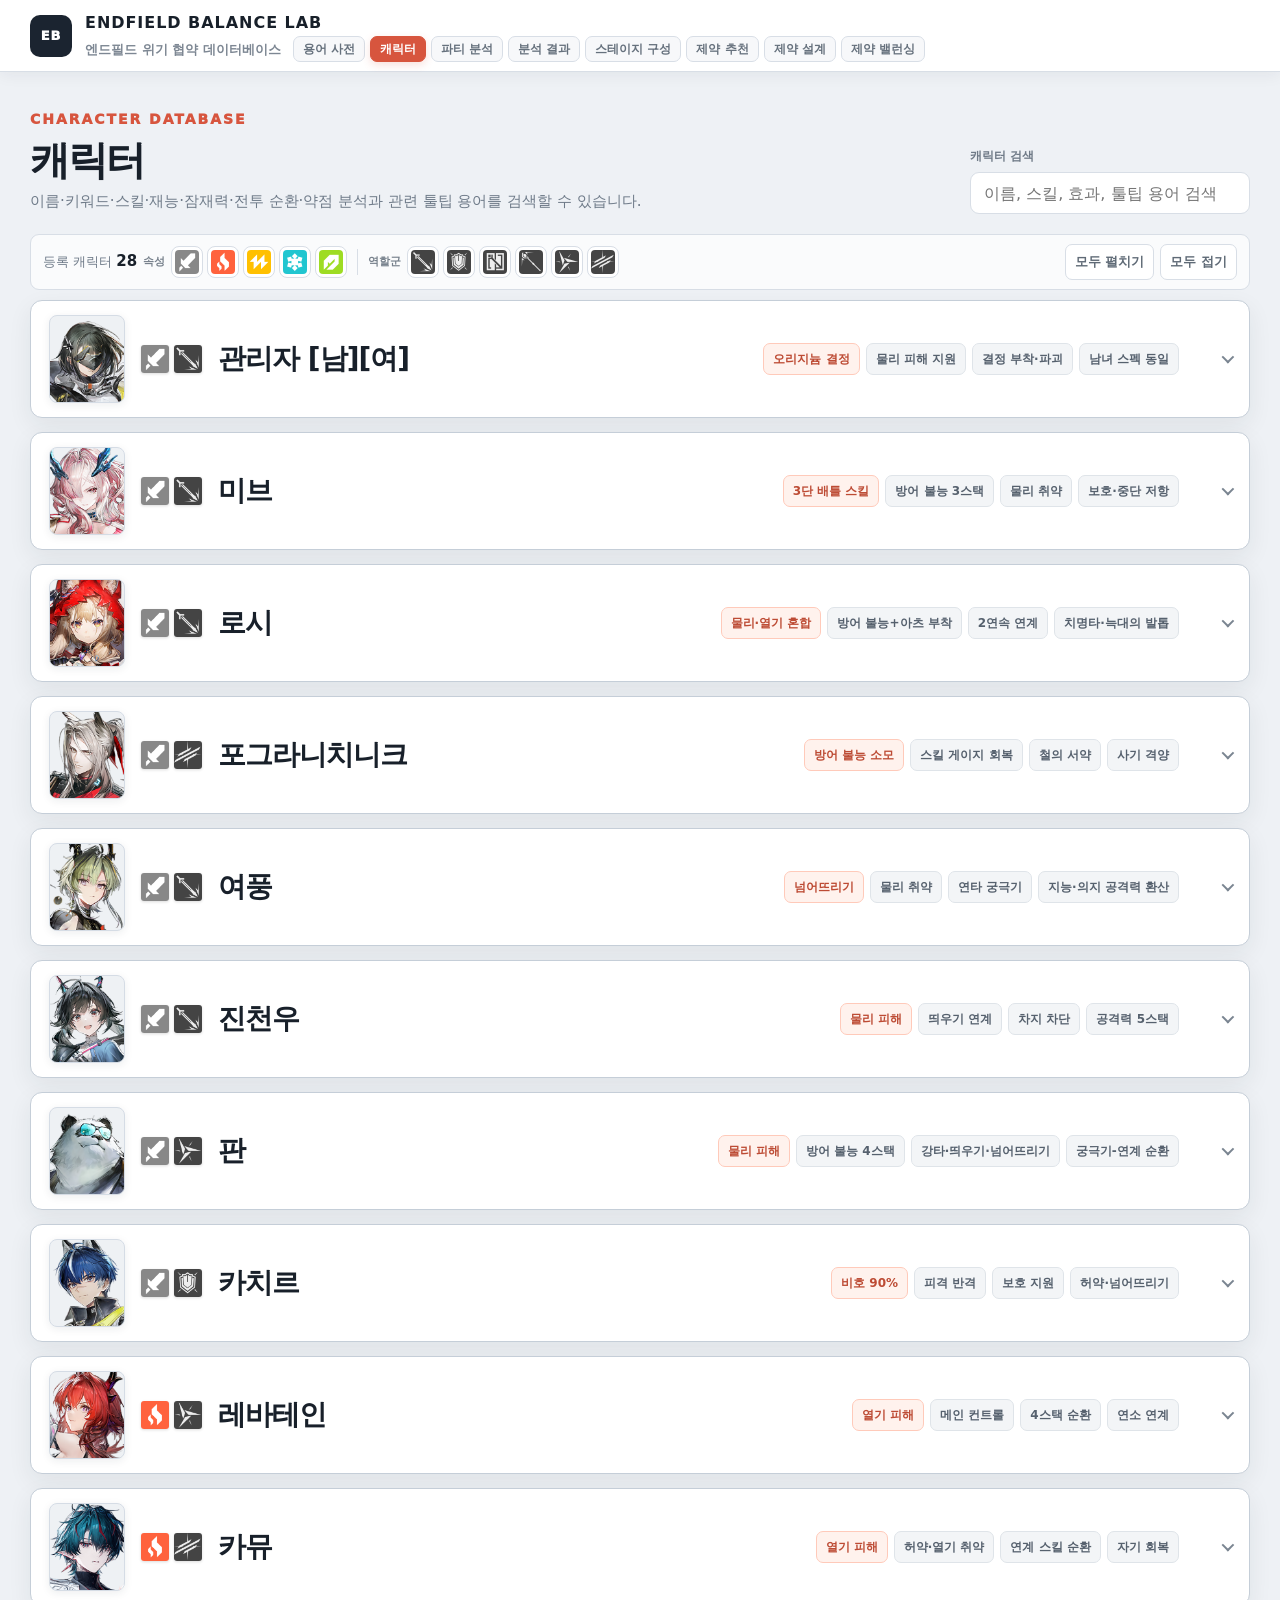
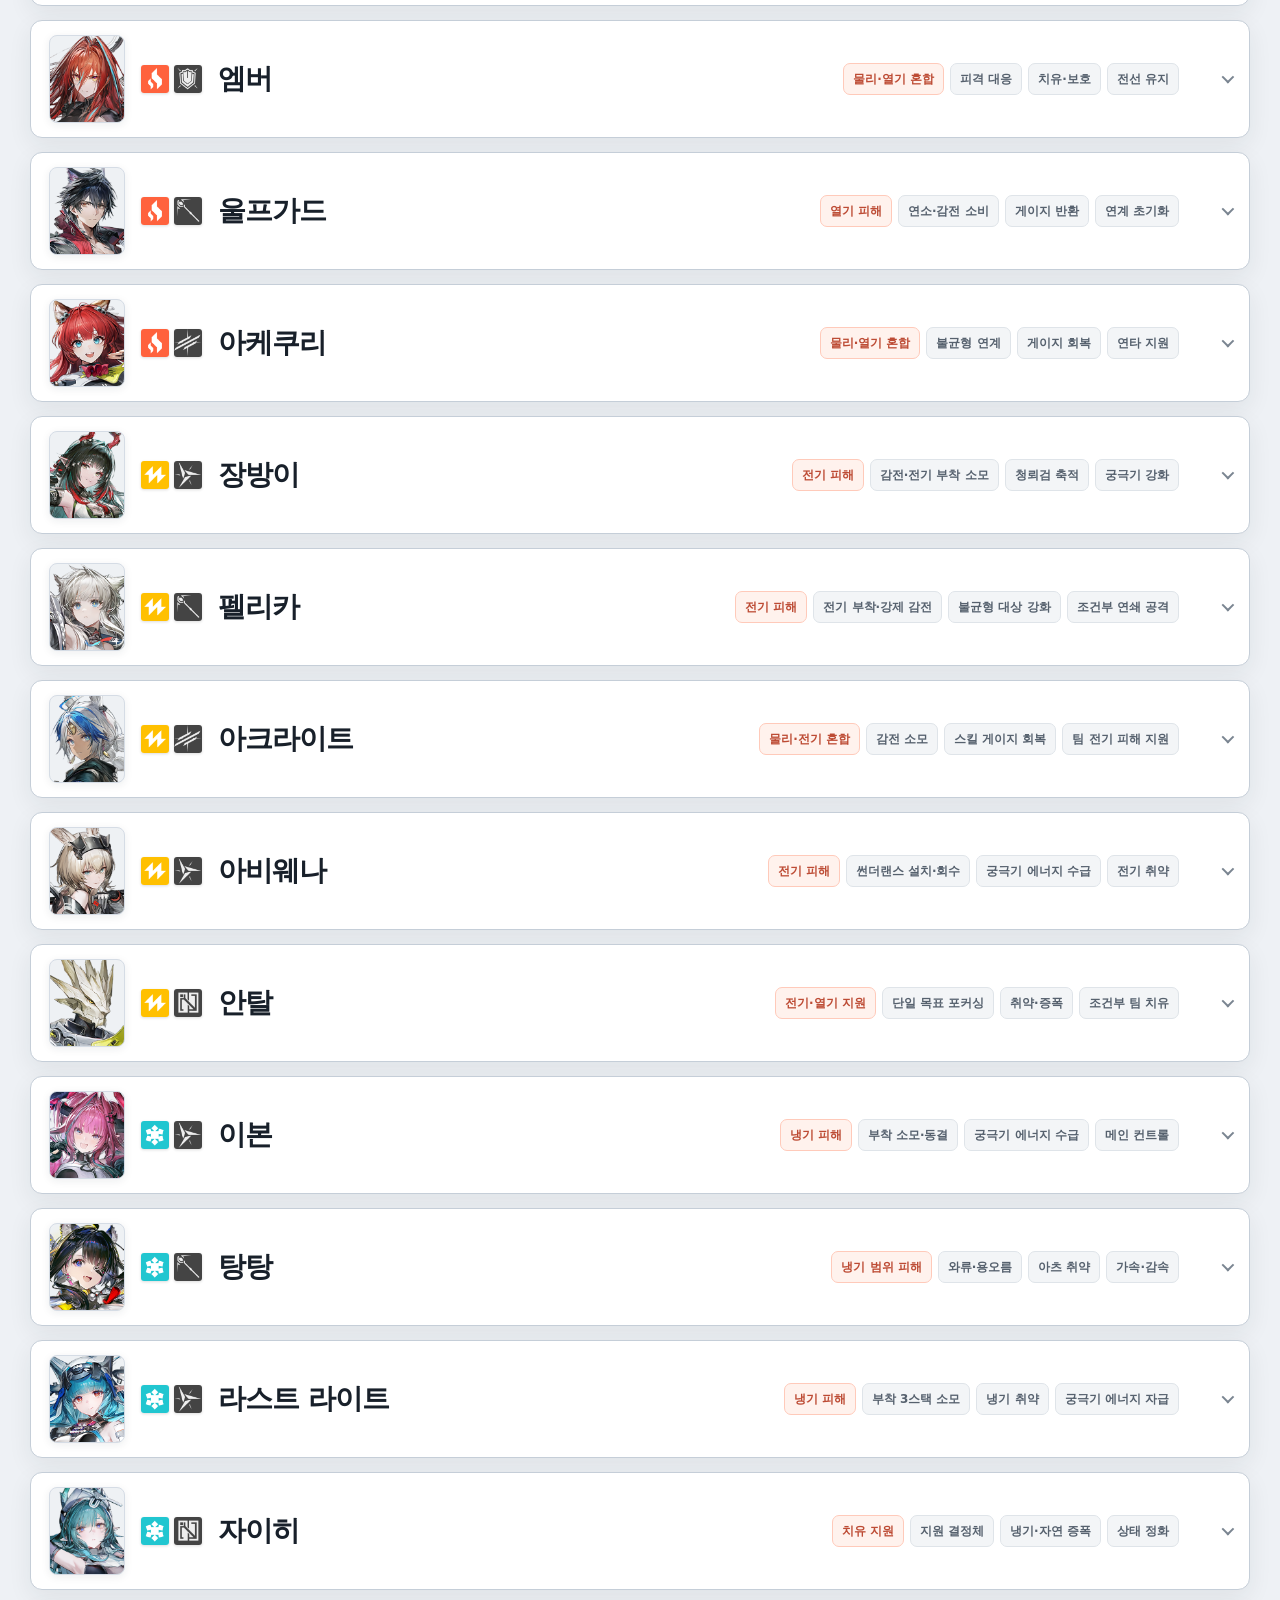
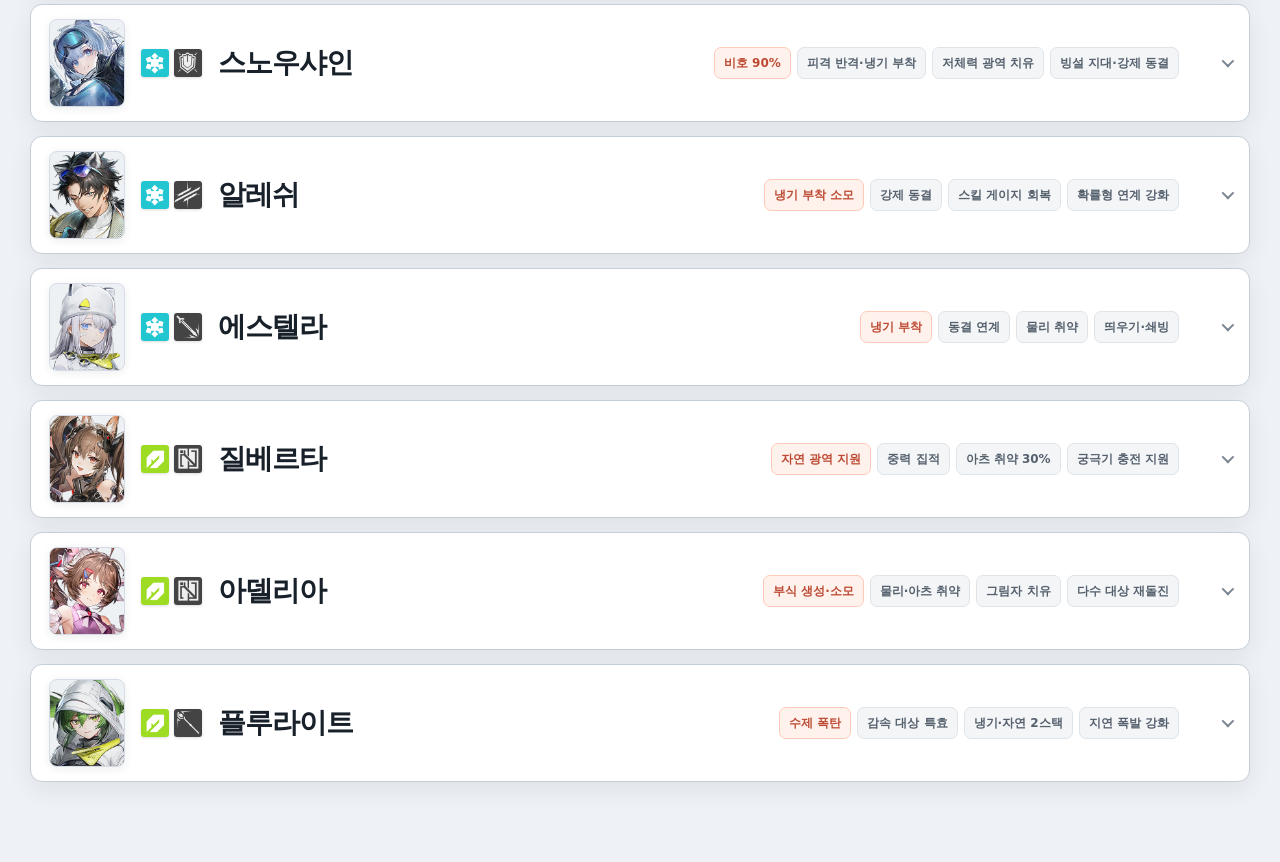
<file: characters.html>
<!doctype html>
<html lang="ko">
<head>
  <meta charset="utf-8">
  <meta name="viewport" content="width=device-width, initial-scale=1">
  <meta name="description" content="캐릭터별 전투 스킬, 재능, 잠재력과 약점 분석을 정리한 Endfield Balance Lab 캐릭터 목록">
  <title>캐릭터 | Endfield Balance Lab</title>
  <link rel="stylesheet" href="styles.css?v=109">
</head>
<body>
  <script src="skport-assets.js?v=59"></script>
  <script src="terms.js?v=59"></script>
  <script src="data.js?v=59"></script>
  <script src="app.js?v=114"></script>
</body>
</html>
</file>
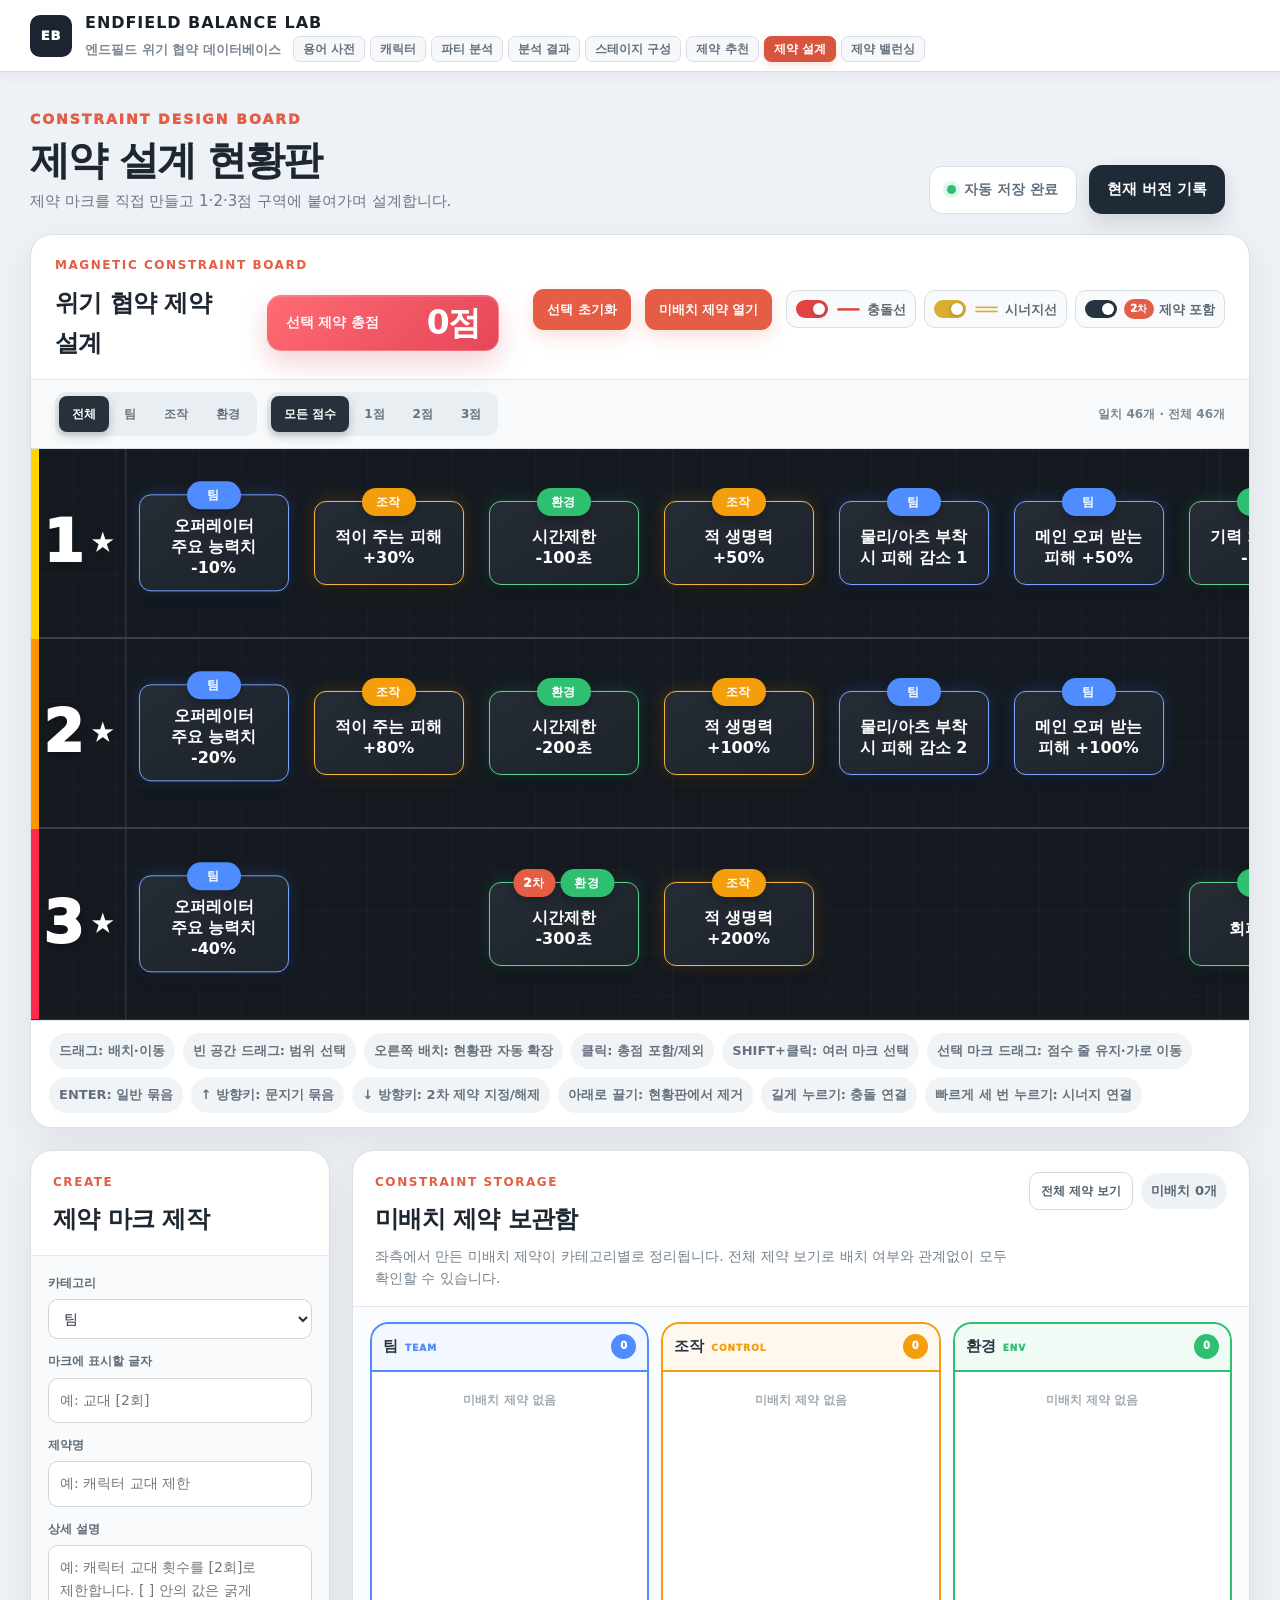
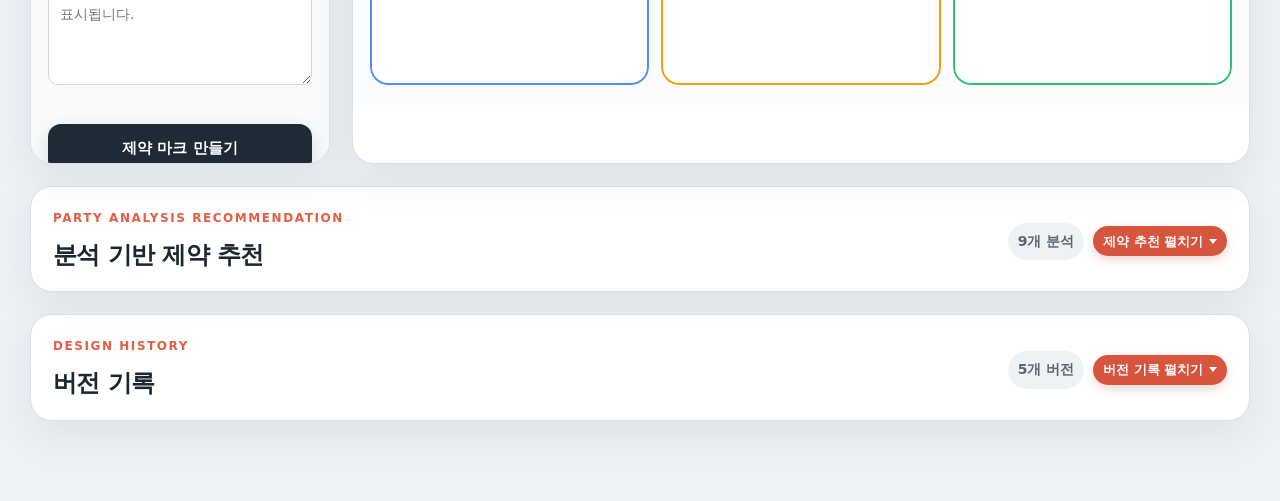
<file: constraint-board.html>
<!doctype html>
<html lang="ko">
<head>
  <meta charset="utf-8">
  <meta name="viewport" content="width=device-width, initial-scale=1">
  <meta name="description" content="제약 마크를 위기 협약 제약 설계 현황판에 배치하고 충돌·시너지 관계와 버전별 설계 기록을 관리하는 Endfield Balance Lab 제약 설계 페이지">
  <title>제약 설계 | Endfield Balance Lab</title>
  <link rel="stylesheet" href="styles.css?v=109">
  <link rel="stylesheet" href="constraint-board.css?v=111">
</head>
<body>
  <header class="app-topbar">
    <div class="brand">
      <a class="brand-mark" href="index.html" aria-label="Endfield Balance Lab 파티 분석 페이지">EB</a>
      <div class="brand-copy">
        <a class="brand-title" href="index.html"><strong>ENDFIELD BALANCE LAB</strong></a>
        <div class="brand-lower">
          <small>엔드필드 위기 협약 데이터베이스</small>
          <nav class="site-nav" aria-label="페이지 전환">
            <a href="glossary.html">용어 사전</a>
            <a href="characters.html">캐릭터</a>
            <a href="index.html">파티 분석</a>
            <a href="results.html">분석 결과</a>
            <a href="dungeon-monsters.html">스테이지 구성</a>
            <a href="constraints.html">제약 추천</a>
            <a href="constraint-board.html" class="active" aria-current="page">제약 설계</a>
            <a href="constraint-balancing/">제약 밸런싱</a>
          </nav>
        </div>
      </div>
    </div>
  </header>

  <main class="constraint-designer page-shell">
    <header class="designer-heading">
      <div>
        <span>CONSTRAINT DESIGN BOARD</span>
        <h1>제약 설계 현황판</h1>
        <p>제약 마크를 직접 만들고 1·2·3점 구역에 붙여가며 설계합니다.</p>
      </div>
      <div class="designer-heading-actions">
        <div id="autosave-status" class="autosave-status" role="status"><i></i><span>자동 저장 준비</span></div>
        <button id="save-version-button" class="primary-board-action" type="button">현재 버전 기록</button>
      </div>
    </header>

    <section class="board-card" aria-labelledby="board-title">
      <div class="board-card-heading">
        <div class="board-title-block"><small>MAGNETIC CONSTRAINT BOARD</small><div class="board-title-line"><h2 id="board-title">위기 협약 제약 설계</h2><div id="score-selection-total" class="score-selection-total" title="현황판의 제약 마크를 더블클릭하면 선택 제약 총점에 포함됩니다."><span>선택 제약 총점</span><strong id="score-selection-value">0점</strong></div></div></div>
        <div class="board-heading-tools">
          <button id="reset-selection-button" class="board-place-button" type="button" title="현황판에서 선택한 제약을 모두 선택 해제합니다.">선택 초기화</button>
          <button id="open-placement-modal" class="board-place-button" type="button" aria-controls="placement-drawer" aria-expanded="false">미배치 제약 열기</button>
          <div class="relation-visibility" aria-label="관계선 표시 설정">
            <label class="relation-switch conflict-switch"><input id="toggle-conflict-lines" type="checkbox" checked><span></span><b><i class="legend-line conflict"></i>충돌선</b></label>
            <label class="relation-switch synergy-switch"><input id="toggle-synergy-lines" type="checkbox" checked><span></span><b><i class="legend-line synergy"></i>시너지선</b></label>
            <label class="relation-switch second-phase-switch"><input id="toggle-second-phase" type="checkbox" checked><span></span><b><i class="second-phase-legend">2차</i><em id="second-phase-toggle-label">제약 포함</em></b></label>
          </div>
        </div>
      </div>
      <div class="board-filter-bar" aria-label="현황판 제약 표시 필터">
        <div class="board-filter-group" role="group" aria-label="카테고리 필터">
          <button type="button" class="active" data-board-category-filter="all" aria-pressed="true">전체</button>
          <button type="button" data-board-category-filter="팀" aria-pressed="false">팀</button>
          <button type="button" data-board-category-filter="조작" aria-pressed="false">조작</button>
          <button type="button" data-board-category-filter="환경" aria-pressed="false">환경</button>
        </div>
        <div class="board-filter-group board-score-filter-group" role="group" aria-label="점수 필터">
          <button type="button" class="active" data-board-score-filter="all" aria-pressed="true">모든 점수</button>
          <button type="button" data-board-score-filter="1" aria-pressed="false">1점</button>
          <button type="button" data-board-score-filter="2" aria-pressed="false">2점</button>
          <button type="button" data-board-score-filter="3" aria-pressed="false">3점</button>
        </div>
        <span id="board-filter-count" class="board-filter-count" aria-live="polite">표시 0개</span>
      </div>
      <div id="constraint-board-scroll" class="constraint-board-scroll">
        <div id="constraint-board" class="constraint-board" aria-label="제약 마크 배치 현황판">
          <svg id="relation-layer" class="relation-layer" aria-label="제약 관계선"></svg>
          <div id="selection-marquee" class="selection-marquee" aria-hidden="true" hidden></div>
          <section class="score-row score-row-1" data-tier="1" aria-label="1점 제약 구역"><strong class="score-label">1<small>★</small></strong><div class="tier-dropzone" data-tier="1"></div></section>
          <section class="score-row score-row-2" data-tier="2" aria-label="2점 제약 구역"><strong class="score-label">2<small>★</small></strong><div class="tier-dropzone" data-tier="2"></div></section>
          <section class="score-row score-row-3" data-tier="3" aria-label="3점 제약 구역"><strong class="score-label">3<small>★</small></strong><div class="tier-dropzone" data-tier="3"></div></section>
        </div>
      </div>
      <div id="board-drop-hint" class="board-instruction">
        <span>드래그: 배치·이동</span><span>빈 공간 드래그: 범위 선택</span><span>오른쪽 배치: 현황판 자동 확장</span><span>클릭: 총점 포함/제외</span><span>SHIFT+클릭: 여러 마크 선택</span><span>선택 마크 드래그: 점수 줄 유지·가로 이동</span><span>ENTER: 일반 묶음</span><span>↑ 방향키: 문지기 묶음</span><span>↓ 방향키: 2차 제약 지정/해제</span><span>아래로 끌기: 현황판에서 제거</span><span>길게 누르기: 충돌 연결</span><span>빠르게 세 번 누르기: 시너지 연결</span><strong id="marker-selection-status" class="marker-selection-status" aria-live="polite" hidden>선택 없음</strong>
      </div>
    </section>

    <div class="marker-management-grid">
      <section class="work-panel marker-create-panel" aria-labelledby="marker-work-title">
        <header class="work-panel-heading"><div><small>CREATE</small><h2 id="marker-work-title">제약 마크 제작</h2></div></header>
        <form id="marker-create-form" class="marker-form compact-marker-form">
          <label><span>카테고리</span><select id="marker-category" required><option value="팀">팀</option><option value="조작">조작</option><option value="환경">환경</option></select></label>
          <label><span>마크에 표시할 글자</span><input id="marker-label" maxlength="18" required placeholder="예: 교대 [2회]"></label>
          <label><span>제약명</span><input id="marker-title" maxlength="48" required placeholder="예: 캐릭터 교대 제한"></label>
          <label><span>상세 설명</span><textarea id="marker-description" rows="5" required placeholder="예: 캐릭터 교대 횟수를 [2회]로 제한합니다. [ ] 안의 값은 굵게 표시됩니다."></textarea></label>
          <button type="submit" class="create-marker-button">제약 마크 만들기</button>
        </form>
      </section>

      <section class="work-panel marker-tray-panel" aria-labelledby="marker-tray-title">
        <header class="work-panel-heading"><div><small>CONSTRAINT STORAGE</small><h2 id="marker-tray-title">미배치 제약 보관함</h2><p id="marker-tray-description">좌측에서 만든 미배치 제약이 카테고리별로 정리됩니다. 전체 제약 보기로 배치 여부와 관계없이 모두 확인할 수 있습니다.</p></div><div class="tray-heading-actions"><button id="toggle-tray-view" class="tray-view-toggle" type="button" aria-pressed="false">전체 제약 보기</button><span id="tray-count" class="panel-count">0개</span></div></header>
        <div id="marker-tray" class="marker-tray-categories" aria-label="카테고리별 미배치 제약 마크"></div>
      </section>
    </div>

    <section class="work-panel recommendation-work-panel full-width-panel collapsible-work-panel is-collapsed" aria-labelledby="recommendation-title">
      <header class="work-panel-heading collapsible-panel-heading">
        <div><small>PARTY ANALYSIS RECOMMENDATION</small><h2 id="recommendation-title">분석 기반 제약 추천</h2></div>
        <div class="panel-heading-actions"><span id="analysis-count" class="panel-count">0개 분석</span><button class="panel-collapse-toggle" type="button" data-collapse-panel="recommendation-panel-content" data-collapse-label="제약 추천" aria-expanded="false" aria-controls="recommendation-panel-content"><span>제약 추천 펼치기</span><i aria-hidden="true"></i></button></div>
      </header>
      <div id="recommendation-panel-content" class="collapsible-panel-content" hidden>
        <div class="recommendation-toolbar">
          <label class="board-search"><span>⌕</span><input id="recommendation-search" type="search" placeholder="제약명·내용·근거 검색"></label>
          <div id="recommendation-filters" class="recommendation-filters" role="group" aria-label="추천 제약 카테고리 필터">
            <button type="button" class="active" data-category="all">전체</button><button type="button" data-category="팀">팀</button><button type="button" data-category="조작">조작</button><button type="button" data-category="환경">환경</button>
          </div>
        </div>
        <div id="recommendation-list" class="recommendation-list"></div>
      </div>
    </section>

    <section class="work-panel version-panel collapsible-work-panel is-collapsed" aria-labelledby="version-title">
      <header class="work-panel-heading collapsible-panel-heading">
        <div><small>DESIGN HISTORY</small><h2 id="version-title">버전 기록</h2></div>
        <div class="panel-heading-actions"><span id="version-count" class="panel-count">0개 버전</span><button class="panel-collapse-toggle" type="button" data-collapse-panel="version-panel-content" data-collapse-label="버전 기록" aria-expanded="false" aria-controls="version-panel-content"><span>버전 기록 펼치기</span><i aria-hidden="true"></i></button></div>
      </header>
      <div id="version-panel-content" class="collapsible-panel-content" hidden><div id="version-list" class="version-list"></div></div>
    </section>
  </main>

  <div id="marker-tooltip" class="marker-tooltip" role="tooltip" hidden></div>
  <div id="relation-menu" class="relation-menu" hidden><strong id="relation-menu-title"></strong><button id="remove-relation-button" type="button">관계 해제</button></div>
  <div id="toast" class="board-toast" role="status" hidden></div>

  <div id="modal-backdrop" class="board-modal-backdrop" hidden></div>

  <aside id="placement-drawer" class="placement-drawer" role="dialog" aria-modal="false" aria-labelledby="placement-title" hidden>
    <header><div class="placement-heading-copy"><small>UNPLACED CONSTRAINTS</small><div class="placement-title-row"><h2 id="placement-title">미배치 제약 보관함</h2><button id="placement-drag-handle" class="placement-drag-handle" type="button" aria-label="미배치 제약 보관함 이동" title="잡고 드래그하여 창 이동"><span aria-hidden="true">⋮⋮</span></button></div><p>마크를 현황판의 1·2·3점 구역으로 직접 끌어 놓거나 점수 버튼으로 빠르게 배치하세요.</p></div><button type="button" data-close-placement-drawer aria-label="미배치 제약 보관함 닫기">×</button></header>
    <div class="placement-drawer-body">
      <div id="placement-marker-list" class="placement-marker-list"></div>
    </div>
  </aside>

  <section id="marker-edit-modal" class="board-modal" role="dialog" aria-modal="true" aria-labelledby="marker-edit-title" hidden>
    <header><div><small>EDIT CONSTRAINT</small><h2 id="marker-edit-title">제약 마크 수정</h2></div><button type="button" data-close-modal aria-label="닫기">×</button></header>
    <form id="marker-edit-form" class="marker-form modal-form">
      <input id="edit-marker-id" type="hidden">
      <label><span>카테고리</span><select id="edit-marker-category" required><option value="팀">팀</option><option value="조작">조작</option><option value="환경">환경</option></select></label>
      <label><span>마크에 표시할 글자</span><input id="edit-marker-label" maxlength="18" required></label>
      <label><span>제약명</span><input id="edit-marker-title" maxlength="48" required></label>
      <label class="marker-form-wide"><span>상세 설명</span><textarea id="edit-marker-description" rows="5" required></textarea></label>
      <div class="modal-actions marker-edit-actions"><button id="delete-marker-button" type="button" class="danger-button">제약 완전 삭제</button><span></span><button type="button" data-close-modal class="secondary-button">취소</button><button type="submit" class="primary-board-action">수정 저장</button></div>
    </form>
  </section>

  <section id="version-save-modal" class="board-modal compact-modal" role="dialog" aria-modal="true" aria-labelledby="version-save-title" hidden>
    <header><div><small>SAVE SNAPSHOT</small><h2 id="version-save-title">현재 버전 기록</h2></div><button type="button" data-close-modal aria-label="닫기">×</button></header>
    <form id="version-save-form" class="version-save-form">
      <label><span>버전 이름</span><input id="version-name" maxlength="36" required placeholder="예: v1.0 최초 설계"></label>
      <label><span>변경 메모</span><textarea id="version-memo" rows="4" placeholder="이번 버전에서 고민하거나 바꾼 내용을 기록하세요."></textarea></label>
      <div class="modal-actions"><button type="button" data-close-modal class="secondary-button">취소</button><button type="submit" class="primary-board-action">버전 저장</button></div>
    </form>
  </section>

  <section id="preview-modal" class="board-modal wide-modal" role="dialog" aria-modal="true" aria-labelledby="preview-title" hidden>
    <header><div><small>VERSION PREVIEW</small><h2 id="preview-title">버전 미리보기</h2></div><button type="button" data-close-modal aria-label="닫기">×</button></header>
    <div id="preview-content" class="preview-content"></div>
  </section>

  <section id="compare-modal" class="board-modal wide-modal" role="dialog" aria-modal="true" aria-labelledby="compare-title" hidden>
    <header><div><small>VERSION COMPARISON</small><h2 id="compare-title">버전 비교</h2></div><button type="button" data-close-modal aria-label="닫기">×</button></header>
    <div id="compare-content" class="compare-content"></div>
  </section>

  <script src="saved-analyses.js?v=64"></script>
  <script src="analysis-store.js?v=63"></script>
  <script src="constraint-data.js?v=74"></script>
  <script src="constraint-board-default-versions.js?v=129"></script>
  <script src="constraint-board.js?v=127"></script>
</body>
</html>
</file>
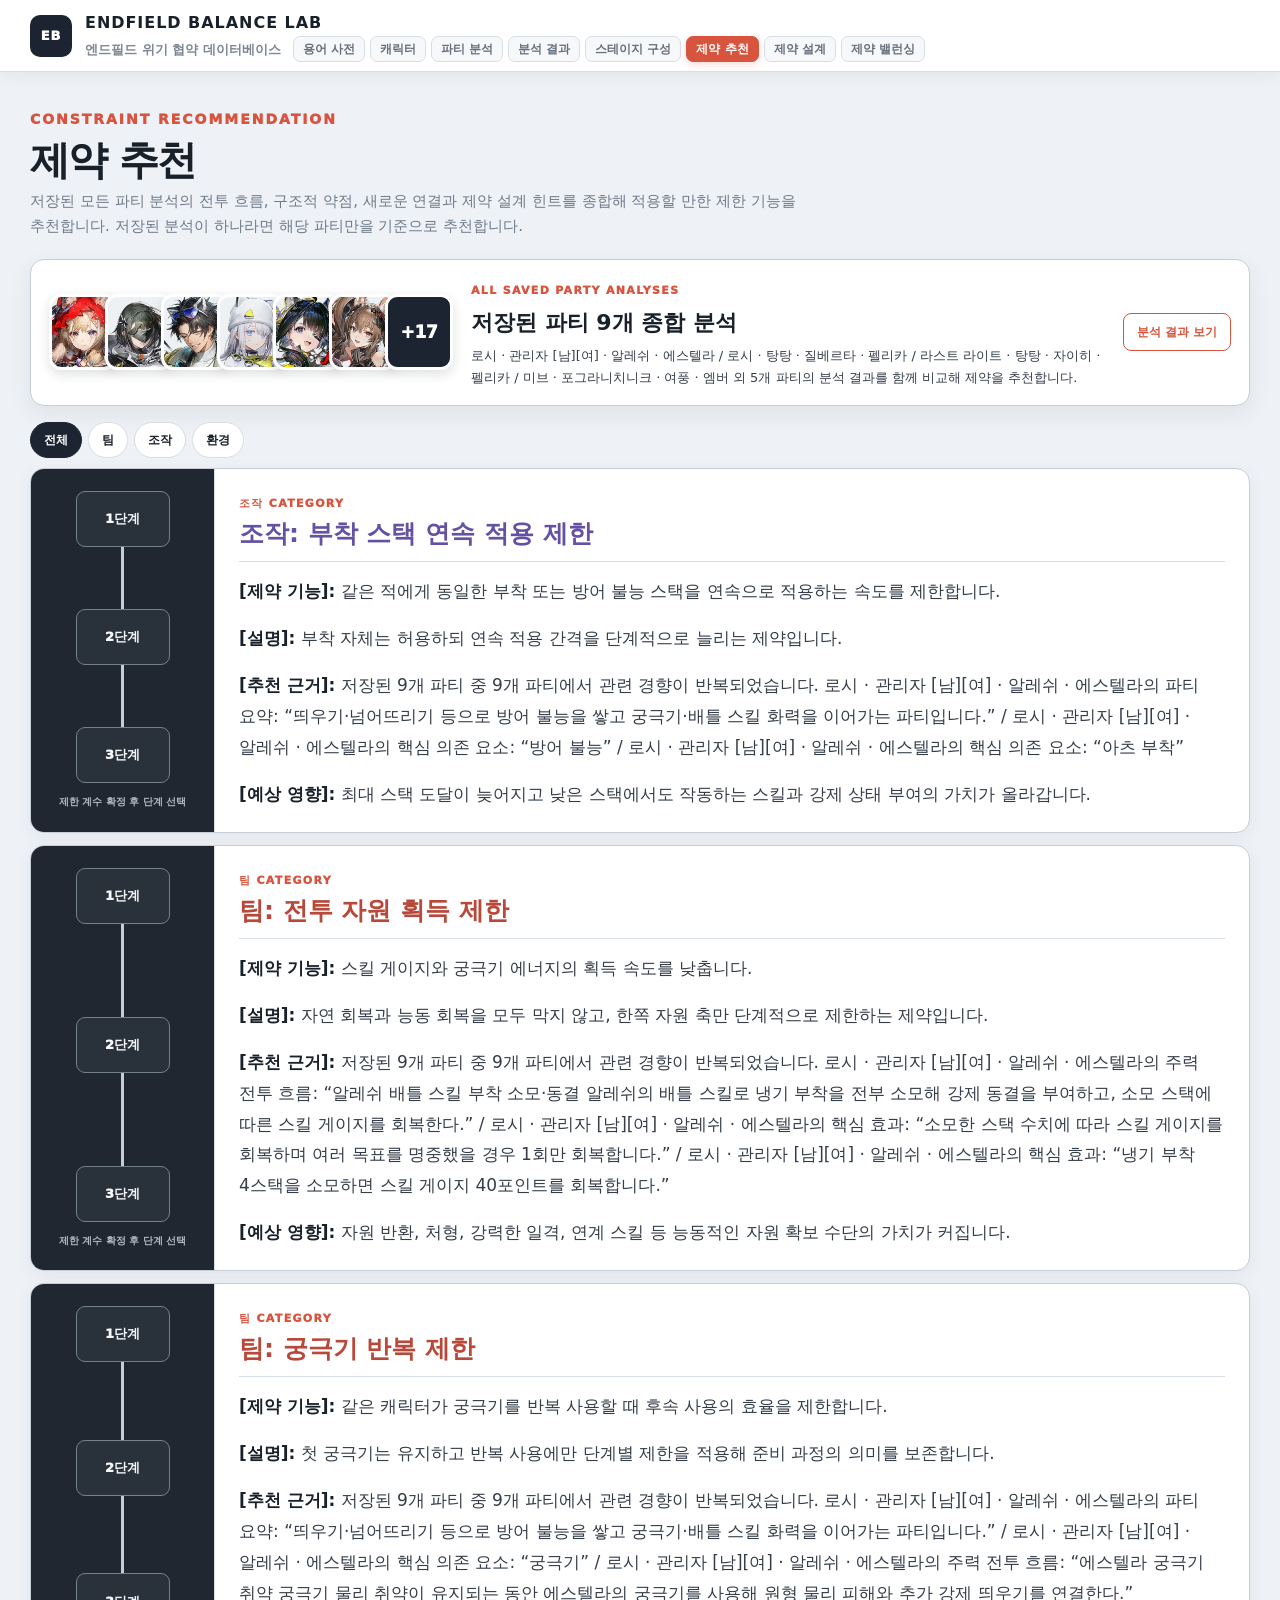
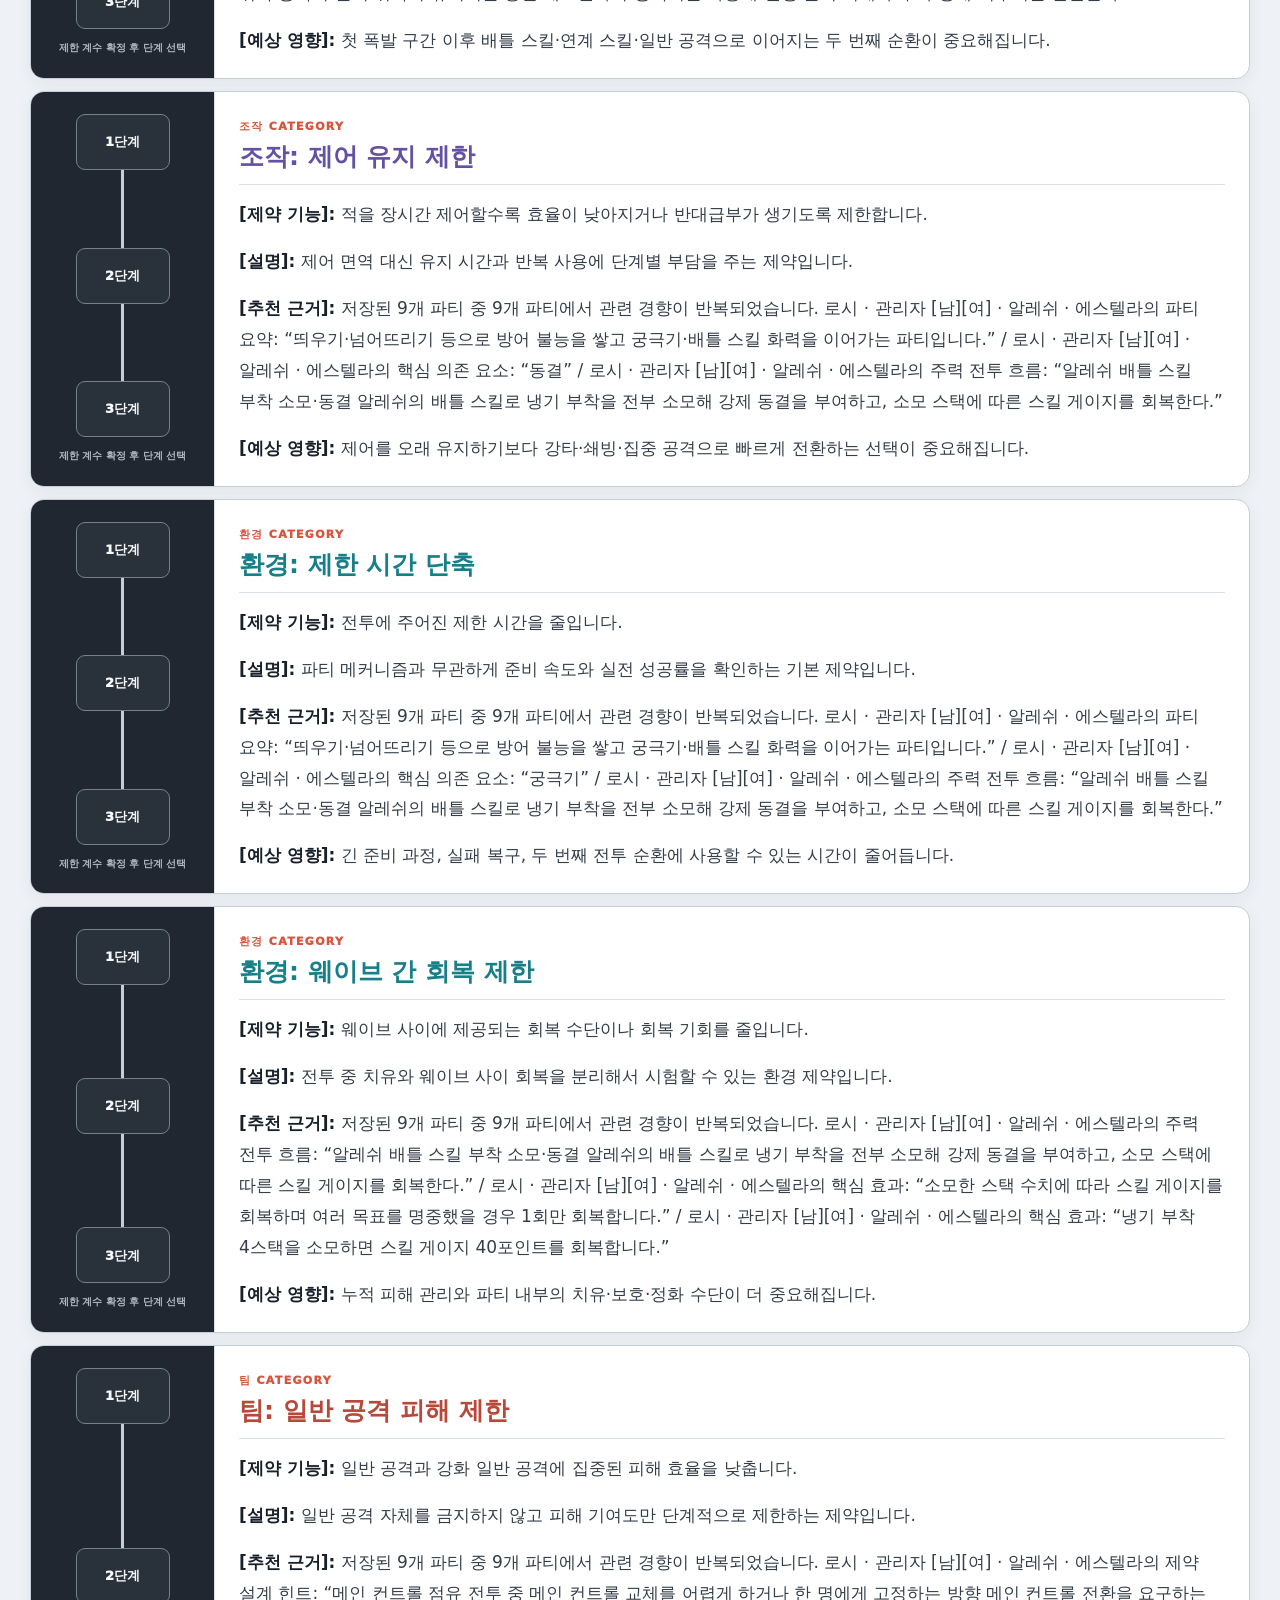
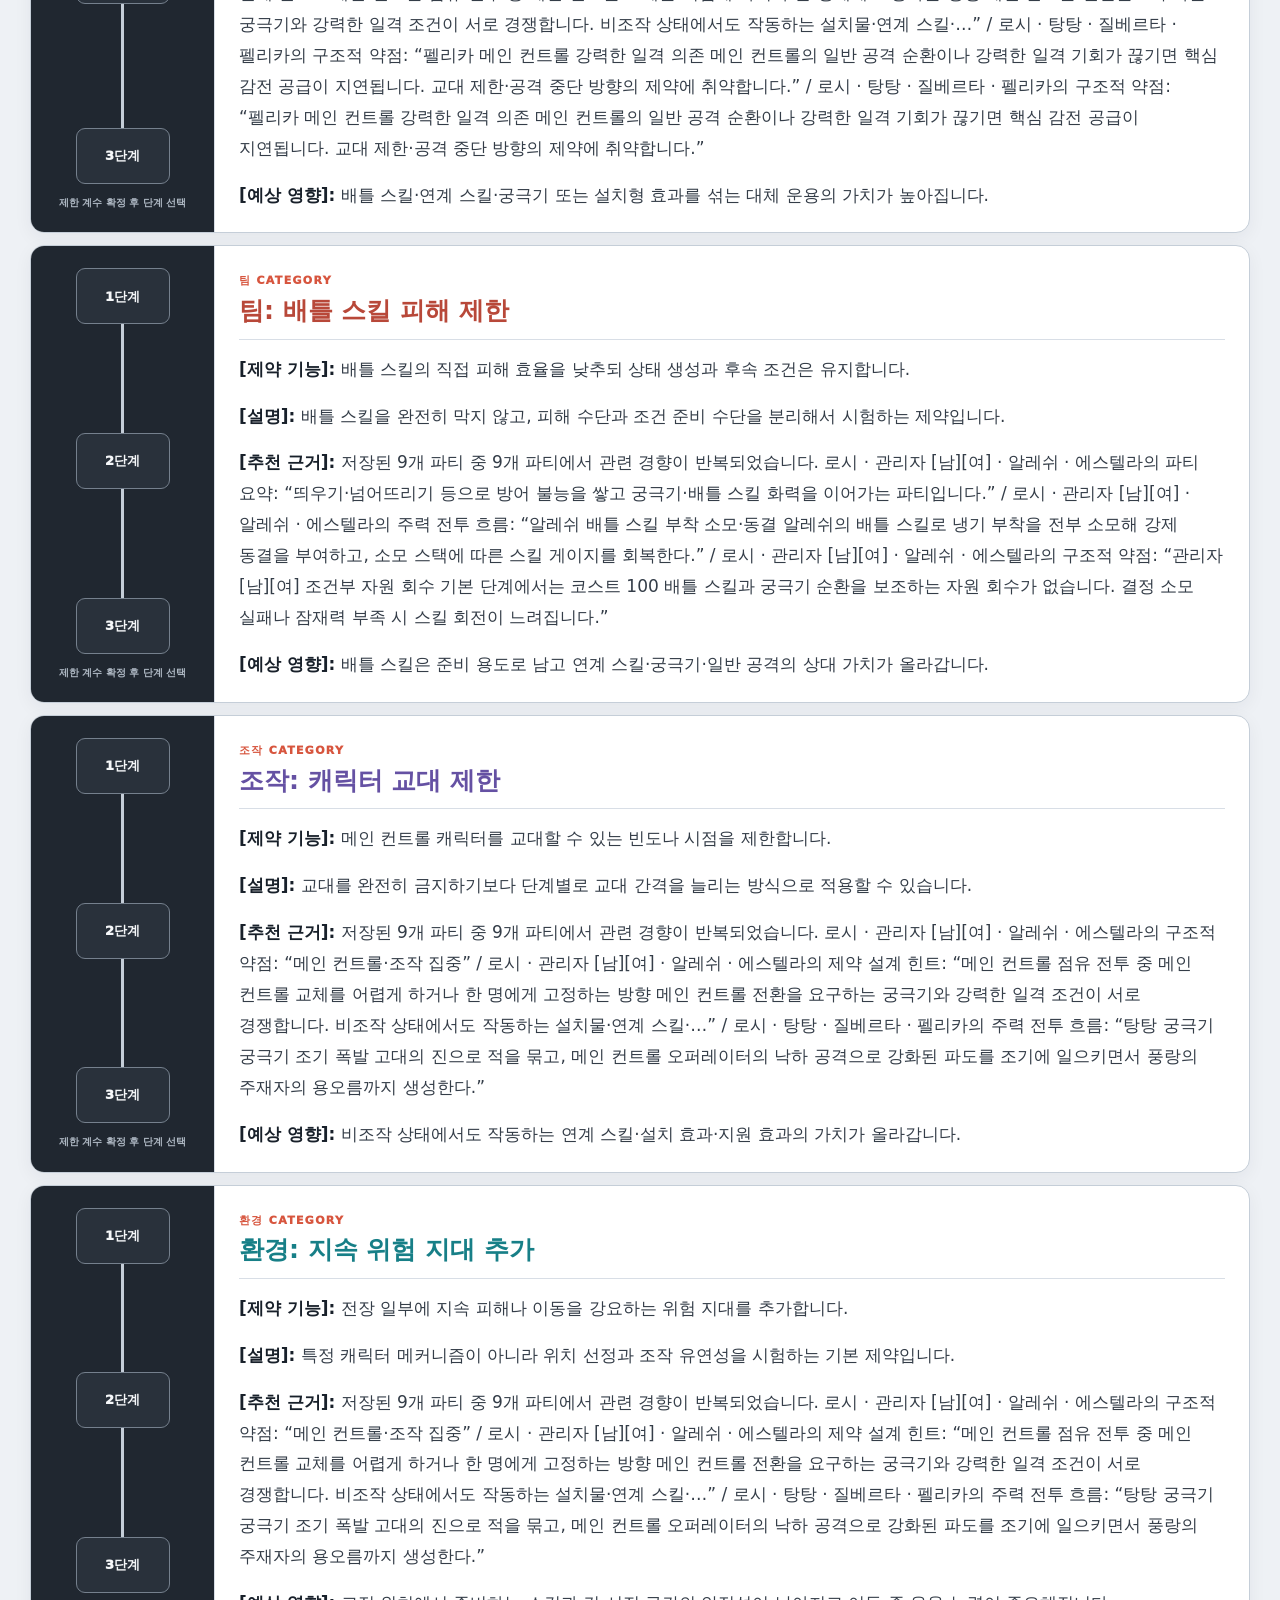
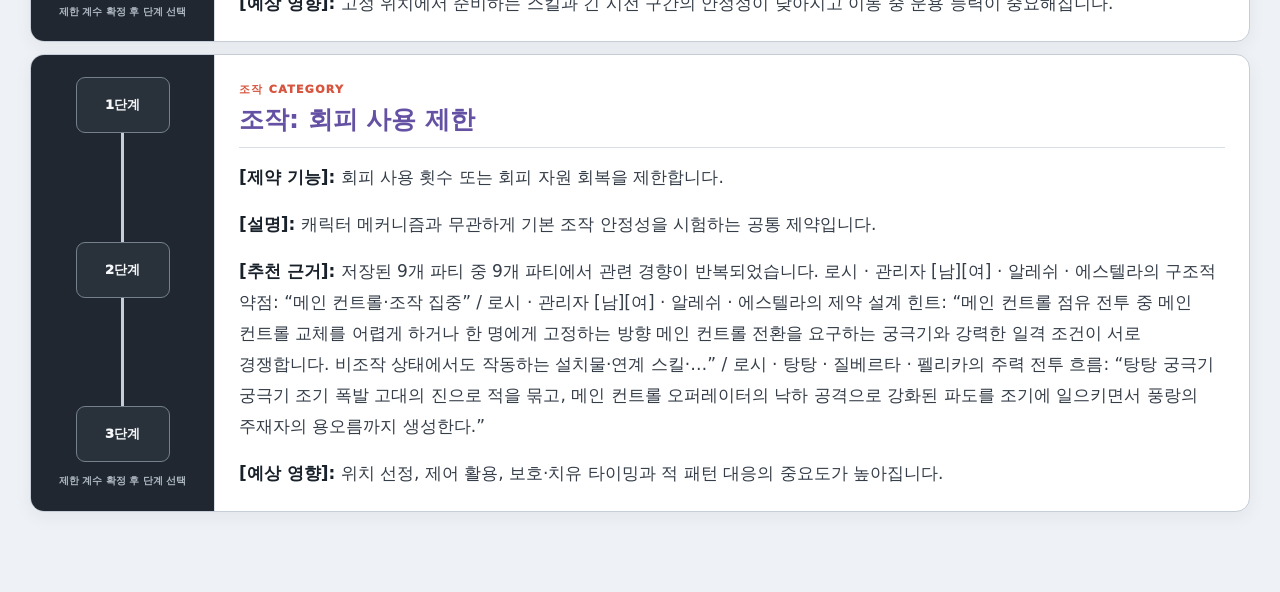
<file: constraints.html>
<!doctype html>
<html lang="ko">
<head>
  <meta charset="utf-8">
  <meta name="viewport" content="width=device-width, initial-scale=1">
  <meta name="description" content="저장된 파티 분석을 근거로 팀·조작·환경 제약을 추천하는 Endfield Balance Lab 제약 추천 페이지">
  <title>제약 추천 | Endfield Balance Lab</title>
  <link rel="stylesheet" href="styles.css?v=109">
</head>
<body>
  <script src="skport-assets.js?v=59"></script>
  <script src="data.js?v=59"></script>
  <script src="saved-analyses.js?v=64"></script>
  <script src="analysis-store.js?v=63"></script>
  <script src="constraint-data.js?v=74"></script>
  <script src="constraints.js?v=114"></script>
</body>
</html>
</file>
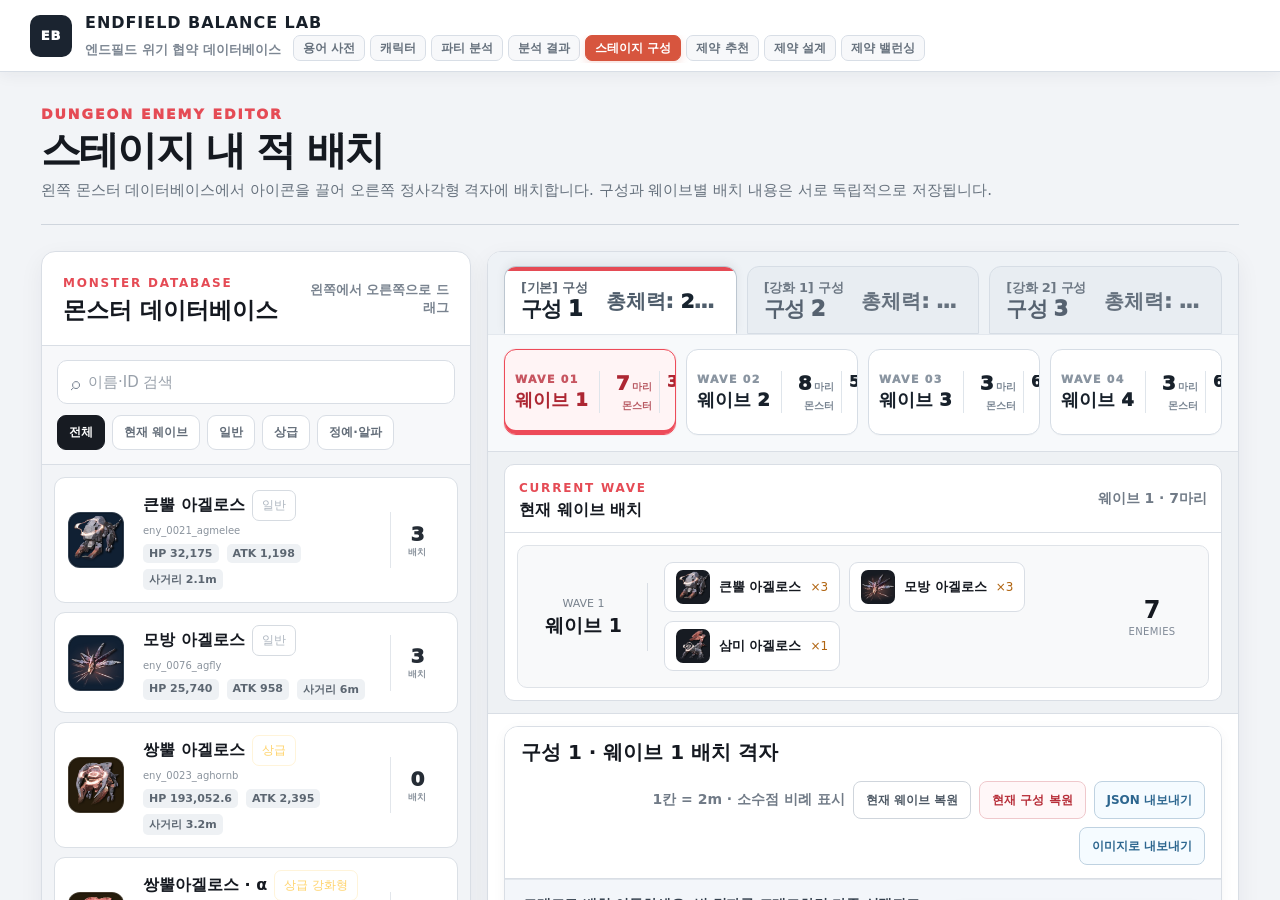
<file: dungeon-monsters.html>
<!DOCTYPE html>
<html lang="ko">
<head>
  <meta charset="UTF-8" />
  <meta name="viewport" content="width=device-width, initial-scale=1.0"/>
  <base href="dungeon-monsters/">
  <meta name="description" content="몬스터 데이터베이스에서 적을 골라 스테이지 웨이브별 격자에 배치하는 Endfield Balance Lab 스테이지 내 적 배치 페이지">
  <title>스테이지 내 적 배치 | Endfield Balance Lab</title>
  <link rel="stylesheet" href="style.css?v=107"/>
  <link rel="stylesheet" href="dashboard.css?v=107"/>
  <link rel="stylesheet" href="redesign.css?v=107"/>
  <link rel="stylesheet" href="editor-v3.css?v=107"/>
  <link rel="stylesheet" href="editor-v4.css?v=107"/>
  <link rel="stylesheet" href="editor-v5.css?v=107"/>
  <link rel="stylesheet" href="editor-v6.css?v=107"/>
  <link rel="stylesheet" href="editor-v7.css?v=107"/>
  <link rel="stylesheet" href="editor-v8.css?v=107"/>
  <link rel="stylesheet" href="editor-v9.css?v=107"/>
  <link rel="stylesheet" href="editor-v10.css?v=107"/>
  <link rel="stylesheet" href="editor-v11.css?v=107"/>
  <link rel="stylesheet" href="editor-v12.css?v=107"/>
  <link rel="stylesheet" href="integration.css?v=109"/>
  <link rel="stylesheet" href="editor-v13.css?v=113"/>
  <link rel="stylesheet" href="editor-v15.css?v=123"/>
  <link rel="icon" type="image/png" href="favicon.png">
</head>
<body class="dungeon-monster-page">
<header class="lab-site-header">
  <div class="lab-site-brand">
    <a class="lab-brand-mark" href="../index.html" aria-label="Endfield Balance Lab 파티 분석 페이지">EB</a>
    <div class="lab-brand-copy">
      <a class="lab-brand-title" href="../index.html"><strong>ENDFIELD BALANCE LAB</strong></a>
      <div class="lab-brand-lower">
        <small>엔드필드 위기 협약 데이터베이스</small>
        <nav class="lab-site-nav" aria-label="페이지 전환">
          <a href="../glossary.html">용어 사전</a>
          <a href="../characters.html">캐릭터</a>
          <a href="../index.html">파티 분석</a>
          <a href="../results.html">분석 결과</a>
          <a href="../dungeon-monsters.html" class="active" aria-current="page">스테이지 구성</a>
          <a href="../constraints.html">제약 추천</a>
          <a href="../constraint-board.html">제약 설계</a>
          <a href="../constraint-balancing/">제약 밸런싱</a>
        </nav>
      </div>
    </div>
  </div>
</header>

<main class="app-stage">
  <section id="simulator-view" class="app-view">
    <div class="sim-wrapper">
      <header class="sim-header">
        <div class="small-title">CONTINGENCY INDICATOR SELECTOR</div>
        <div class="main-title">지표 선택</div>
        <p class="sim-subtitle">연결 구조와 충돌 조건을 유지한 선택 시뮬레이터</p>
      </header>

      <main class="sim-main sim-main-stacked">
        <section class="sim-board-shell">
          <div class="sim-body">
            <section class="board-wrap" aria-label="지표 선택 보드">
              <div id="grid-area" class="grid-area"></div>
            </section>
          </div>
        </section>

        <section class="side-panel selected-panel-wide" aria-label="선택된 지표 목록">
          <div class="panel-header">
            <div><span>선택된 지표</span><small>선택 순서대로 확인하고 개별 제거할 수 있습니다.</small></div>
            <div class="panel-header-actions">
              <div class="selected-score-box"><small>총합 점수</small><strong id="selected-score">0★</strong></div>
              <div class="selected-count-box"><small>선택 수</small><strong id="selected-count">0</strong></div>
              <button class="panel-reset-btn" onclick="resetSelected()">전체 초기화</button>
            </div>
          </div>
          <div id="panel-list" class="panel-list panel-list-wide"></div>
        </section>
      </main>
    </div>
  </section>

  <section id="catalog-view" class="app-view info-workspace">
    <div class="workspace-head">
      <div>
        <div class="workspace-kicker">INDICATOR DATABASE</div>
        <h1>지표 정보</h1>
        <p>인게임의 단계별 연결 레이아웃을 그대로 따라가며, 선택한 지표의 효과와 관계를 하단에서 넓게 확인합니다.</p>
      </div>
      <div class="workspace-metrics catalog-metrics-independent">
        <div><small>전체 지표</small><strong id="catalog-total">0</strong></div>
        <div><small>현재 열람</small><strong id="catalog-focus-name">없음</strong></div>
        <div><small>지표 점수</small><strong id="catalog-focus-score">-</strong></div>
      </div>
    </div>

    <div class="catalog-toolbar">
      <label class="search-box"><span>⌕</span><input id="catalog-search" type="search" placeholder="지표 이름·설명 검색"></label>
      <div class="filter-group" id="catalog-type-filters">
        <button class="filter-chip active" data-filter="all">전체</button>
        <button class="filter-chip" data-filter="team">팀</button>
        <button class="filter-chip" data-filter="control">조작</button>
        <button class="filter-chip" data-filter="env">환경</button>
      </div>
      <div class="filter-group" id="catalog-tier-filters">
        <button class="filter-chip active" data-tier="all">전 단계</button>
        <button class="filter-chip" data-tier="1">1★</button>
        <button class="filter-chip" data-tier="2">2★</button>
        <button class="filter-chip" data-tier="3">3★</button>
      </div>
    </div>

    <section class="catalog-board-panel">
      <div class="catalog-board-heading">
        <div><span>INDICATOR MAP</span><h2>단계별 지표 구조</h2></div>
        <p>카드를 누르면 하단 상세 정보가 바뀝니다. 검색·필터 조건에 맞지 않는 카드는 흐리게 표시됩니다.</p>
      </div>
      <div id="catalog-board-wrap" class="catalog-board-scroll">
        <div id="catalog-grid-area" class="grid-area catalog-grid-area"></div>
      </div>
    </section>

    <section id="catalog-detail" class="catalog-detail catalog-detail-wide">
      <div class="empty-detail"><span>◈</span><strong>지표를 선택하세요</strong><p>위의 지표 아이콘을 누르면 효과와 관계 정보가 이 영역에 표시됩니다.</p></div>
    </section>
  </section>

  <section id="enemy-view" class="app-view enemy-workspace active">
    <div class="workspace-head enemy-head">
      <div>
        <div class="workspace-kicker">DUNGEON ENEMY EDITOR</div>
        <div class="enemy-title-row">
          <h1>스테이지 내 적 배치</h1>
        </div>
        <p>왼쪽 몬스터 데이터베이스에서 아이콘을 끌어 오른쪽 정사각형 격자에 배치합니다. 구성과 웨이브별 배치 내용은 서로 독립적으로 저장됩니다.</p>
      </div>
    </div>

    <div class="enemy-editor-grid">
      <section class="monster-palette-panel">
        <div class="panel-title-row palette-title">
          <div><span>MONSTER DATABASE</span><h2>몬스터 데이터베이스</h2></div>
          <small>왼쪽에서 오른쪽으로 드래그</small>
        </div>
        <div class="palette-controls">
          <label class="search-box compact"><span>⌕</span><input id="monster-search" type="search" placeholder="이름·ID 검색"></label>
          <div class="monster-filter-row" id="monster-filters">
            <button class="filter-chip active" data-monster-filter="all">전체</button>
            <button class="filter-chip" data-monster-filter="current">현재 웨이브</button>
            <button class="filter-chip" data-monster-filter="common">일반</button>
            <button class="filter-chip" data-monster-filter="advanced">상급</button>
            <button class="filter-chip" data-monster-filter="elite">정예·알파</button>
          </div>
        </div>
        <div id="monster-palette" class="monster-palette"></div>
      </section>

      <section class="placement-panel">
        <div class="placement-setup placement-setup-v7 placement-setup-v8">
          <section class="composition-strip" aria-label="몬스터 구성 선택 영역">
            <div class="composition-tabs composition-bookmarks" id="composition-tabs" role="tablist" aria-label="몬스터 구성 선택">
              <button class="composition-tab active" data-composition="1" role="tab" aria-selected="true"><span class="composition-tab-main"><span class="composition-tab-copy"><small>[기본] 구성</small><b>구성 1</b></span><em>총체력: <strong data-composition-total="1">0</strong></em></span></button>
              <button class="composition-tab" data-composition="2" role="tab" aria-selected="false"><span class="composition-tab-main"><span class="composition-tab-copy"><small>[강화 1] 구성</small><b>구성 2</b></span><em>총체력: <strong data-composition-total="2">0</strong></em></span></button>
              <button class="composition-tab" data-composition="3" role="tab" aria-selected="false"><span class="composition-tab-main"><span class="composition-tab-copy"><small>[강화 2] 구성</small><b>구성 3</b></span><em>총체력: <strong data-composition-total="3">0</strong></em></span></button>
            </div>
          </section>
          <section class="wave-overview-strip wave-overview-strip-compact" aria-label="웨이브 선택 및 요약">
            <div class="wave-tabs wave-tabs-overview" id="wave-tabs" aria-label="웨이브 선택"></div>
          </section>
        </div>

        <div class="pregrid-analysis">
          <section class="wave-roster-panel compact-roster-panel">
            <div class="panel-title-row"><div><span>CURRENT WAVE</span><h2>현재 웨이브 배치</h2></div><span id="wave-total-label" class="quiet-label"></span></div>
            <div id="wave-list" class="wave-list editable-wave-list"></div>
          </section>
        </div>

        <section class="grid-command-card" aria-label="배치 격자 조작 영역">
          <div class="panel-title-row placement-title">
            <div><h2 id="placement-title">구성 1 · 웨이브 1 배치 격자</h2></div>
            <div class="placement-actions">
              <span id="grid-scale-label" class="quiet-label">1칸 = 2m · 소수점 비례 표시</span>
              <button id="reset-wave-btn" class="secondary-action" type="button">현재 웨이브 복원</button>
              <button id="reset-composition-btn" class="secondary-action danger-lite" type="button">현재 구성 복원</button>
              <button id="export-placement-json-btn" class="secondary-action export-action" type="button">JSON 내보내기</button>
              <button id="export-grid-image-btn" class="secondary-action export-action" type="button">이미지로 내보내기</button>
            </div>
          </div>
          <div class="grid-help grid-help-with-action">
            <span>드래그로 배치·이동하세요. 빈 격자를 드래그하면 다중 선택되고, 선택 마크 하나를 끌면 함께 이동합니다(셀·교차점 유지). 사거리 기준: 1칸=2m.</span>
            <button id="range-toggle-btn" class="range-toggle-btn active" type="button" aria-pressed="true"><span class="range-toggle-dot"></span><b>전체 범위 숨기기</b></button>
          </div>
        </section>
        <div class="battle-grid-shell battle-grid-shell-with-orders">
          <div id="battle-grid" class="battle-grid" role="grid" aria-label="몬스터 배치 격자"></div>
          <aside class="spawn-order-controls" aria-label="웨이브 내부 등장 순서 지정">
            <div class="spawn-order-heading">
              <small>WAVE ORDER</small>
              <strong>등장 순서 지정</strong>
              <span id="spawn-order-selection-count">선택 없음</span>
            </div>
            <p>격자 빈 곳을 드래그하거나 <kbd>Shift</kbd> 클릭으로 여러 마리를 선택하세요. 선택된 마크를 끌면 함께 이동합니다.</p>
            <button id="assign-spawn-order-1-btn" class="spawn-order-button order-one" type="button" disabled>
              <span>1차</span><b>1차 적 배치</b>
            </button>
            <button id="assign-spawn-order-2-btn" class="spawn-order-button order-two" type="button" disabled>
              <span>2차</span><b>2차 적 배치</b>
            </button>
            <button id="assign-spawn-order-3-btn" class="spawn-order-button order-three" type="button" disabled>
              <span>3차</span><b>3차 적 배치</b>
            </button>
          </aside>
        </div>
        <div id="placement-inspector" class="placement-inspector"></div>
      </section>
    </div>

    <details class="monster-table-details">
      <summary>전체 몬스터 상세 스탯 표 열기</summary>
      <section class="monster-database">
        <div class="panel-title-row database-title"><div><span>MONSTER STATS</span><h2>상세 스탯 표</h2></div></div>
        <div class="monster-table-wrap">
          <table class="monster-table">
            <thead><tr><th>몬스터</th><th>분류</th><th>HP</th><th>ATK</th><th>DEF</th><th>강인도</th><th>사거리</th><th>주요 저항 / 특징</th></tr></thead>
            <tbody id="monster-table-body"></tbody>
          </table>
        </div>
      </section>
    </details>
  </section>
</main>

<div id="monster-modal" class="monster-modal" aria-hidden="true">
  <button class="modal-backdrop" type="button" aria-label="닫기"></button>
  <article class="monster-modal-card">
    <button class="modal-close" type="button">×</button>
    <div id="monster-modal-content"></div>
  </article>
</div>

<div id="image-export-modal" class="export-choice-modal" aria-hidden="true">
  <button class="export-choice-backdrop" type="button" aria-label="내보내기 창 닫기"></button>
  <section class="export-choice-card" role="dialog" aria-modal="true" aria-labelledby="image-export-title">
    <small>GRID IMAGE EXPORT</small>
    <h2 id="image-export-title">몬스터 사거리도 포함하시겠습니까?</h2>
    <p>현재 구성의 현재 웨이브 격자판만 PNG 이미지로 저장합니다.</p>
    <div class="export-choice-actions">
      <button id="export-grid-with-range-btn" class="primary-export-choice" type="button">예 · 사거리 포함</button>
      <button id="export-grid-without-range-btn" type="button">아니오 · 사거리 제외</button>
      <button id="cancel-grid-export-btn" class="cancel-export-choice" type="button">취소</button>
    </div>
  </section>
</div>

<script src="data.js?v=107"></script>
<script src="enemy-data.js?v=113"></script>
<script src="monster-export-assets.js?v=107"></script>
<script src="script.js?v=107"></script>
<script src="dashboard.js?v=123"></script>
</body>
</html>
</file>
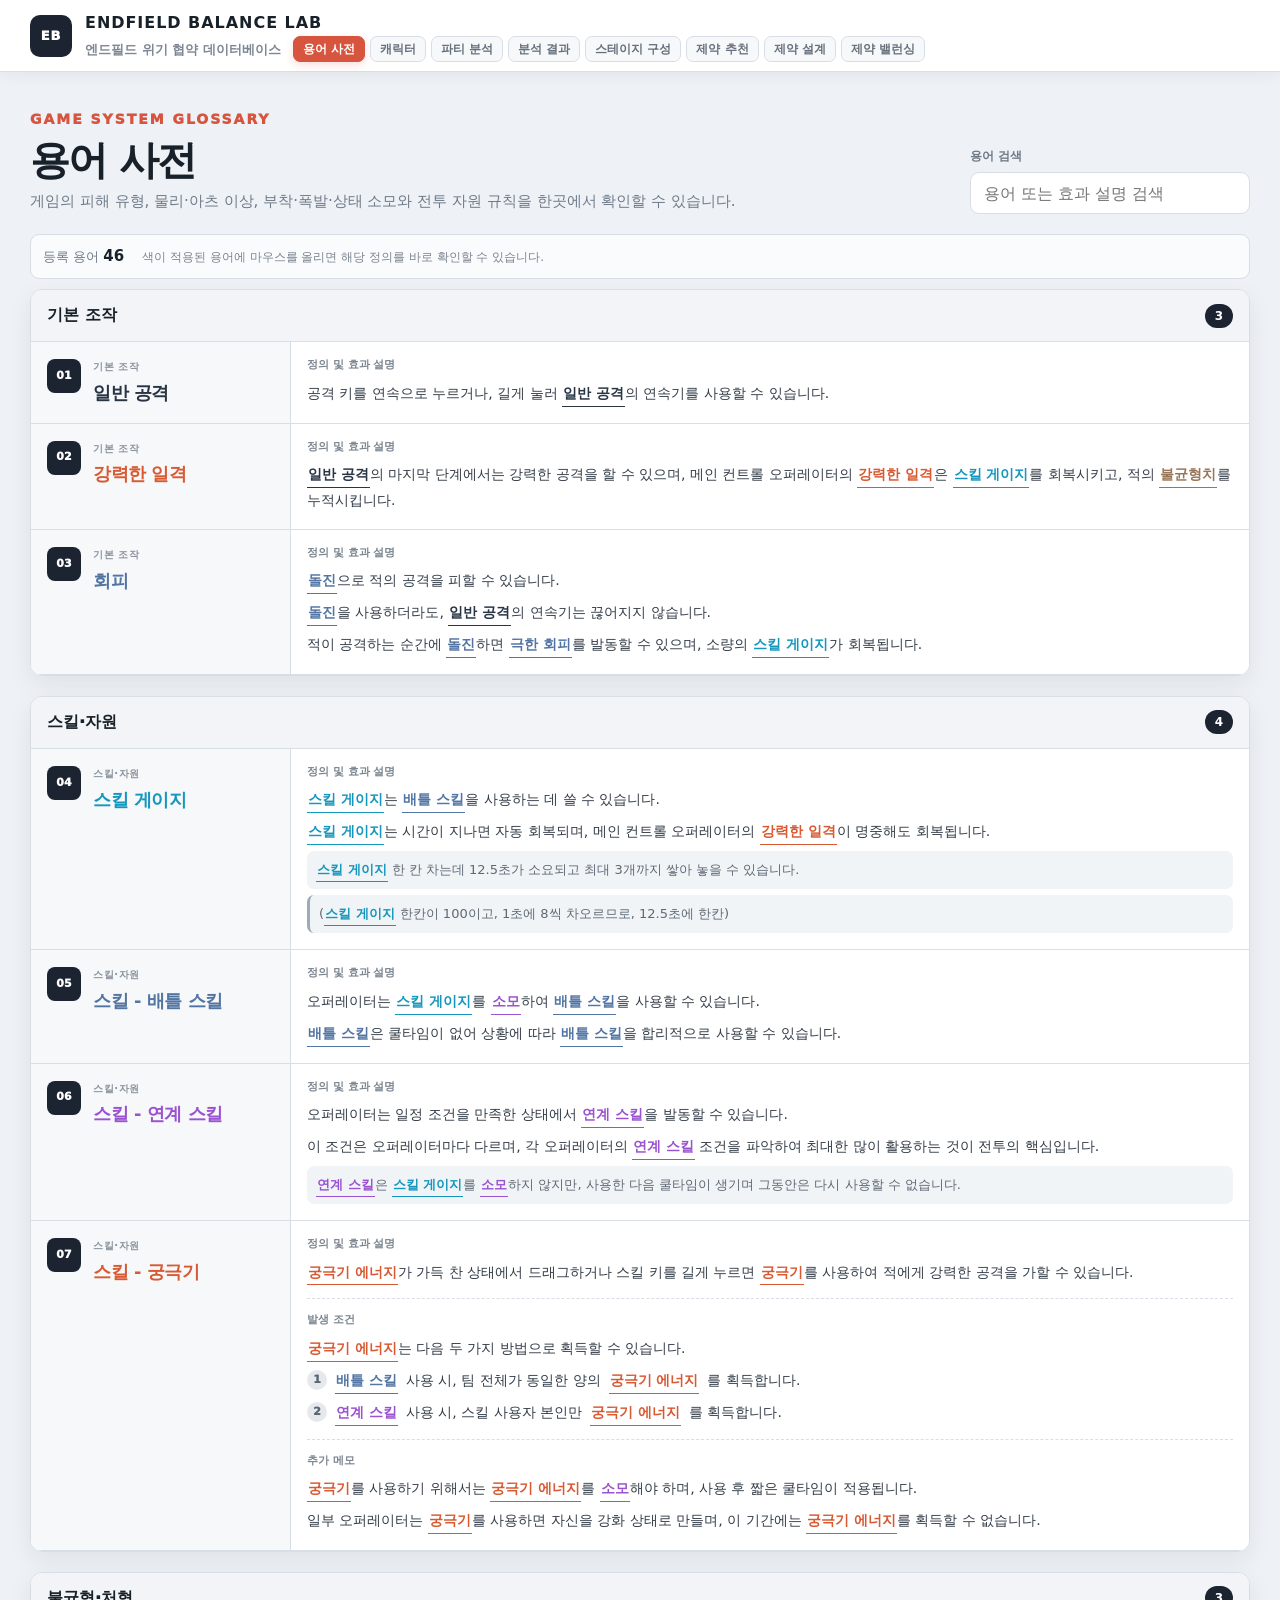
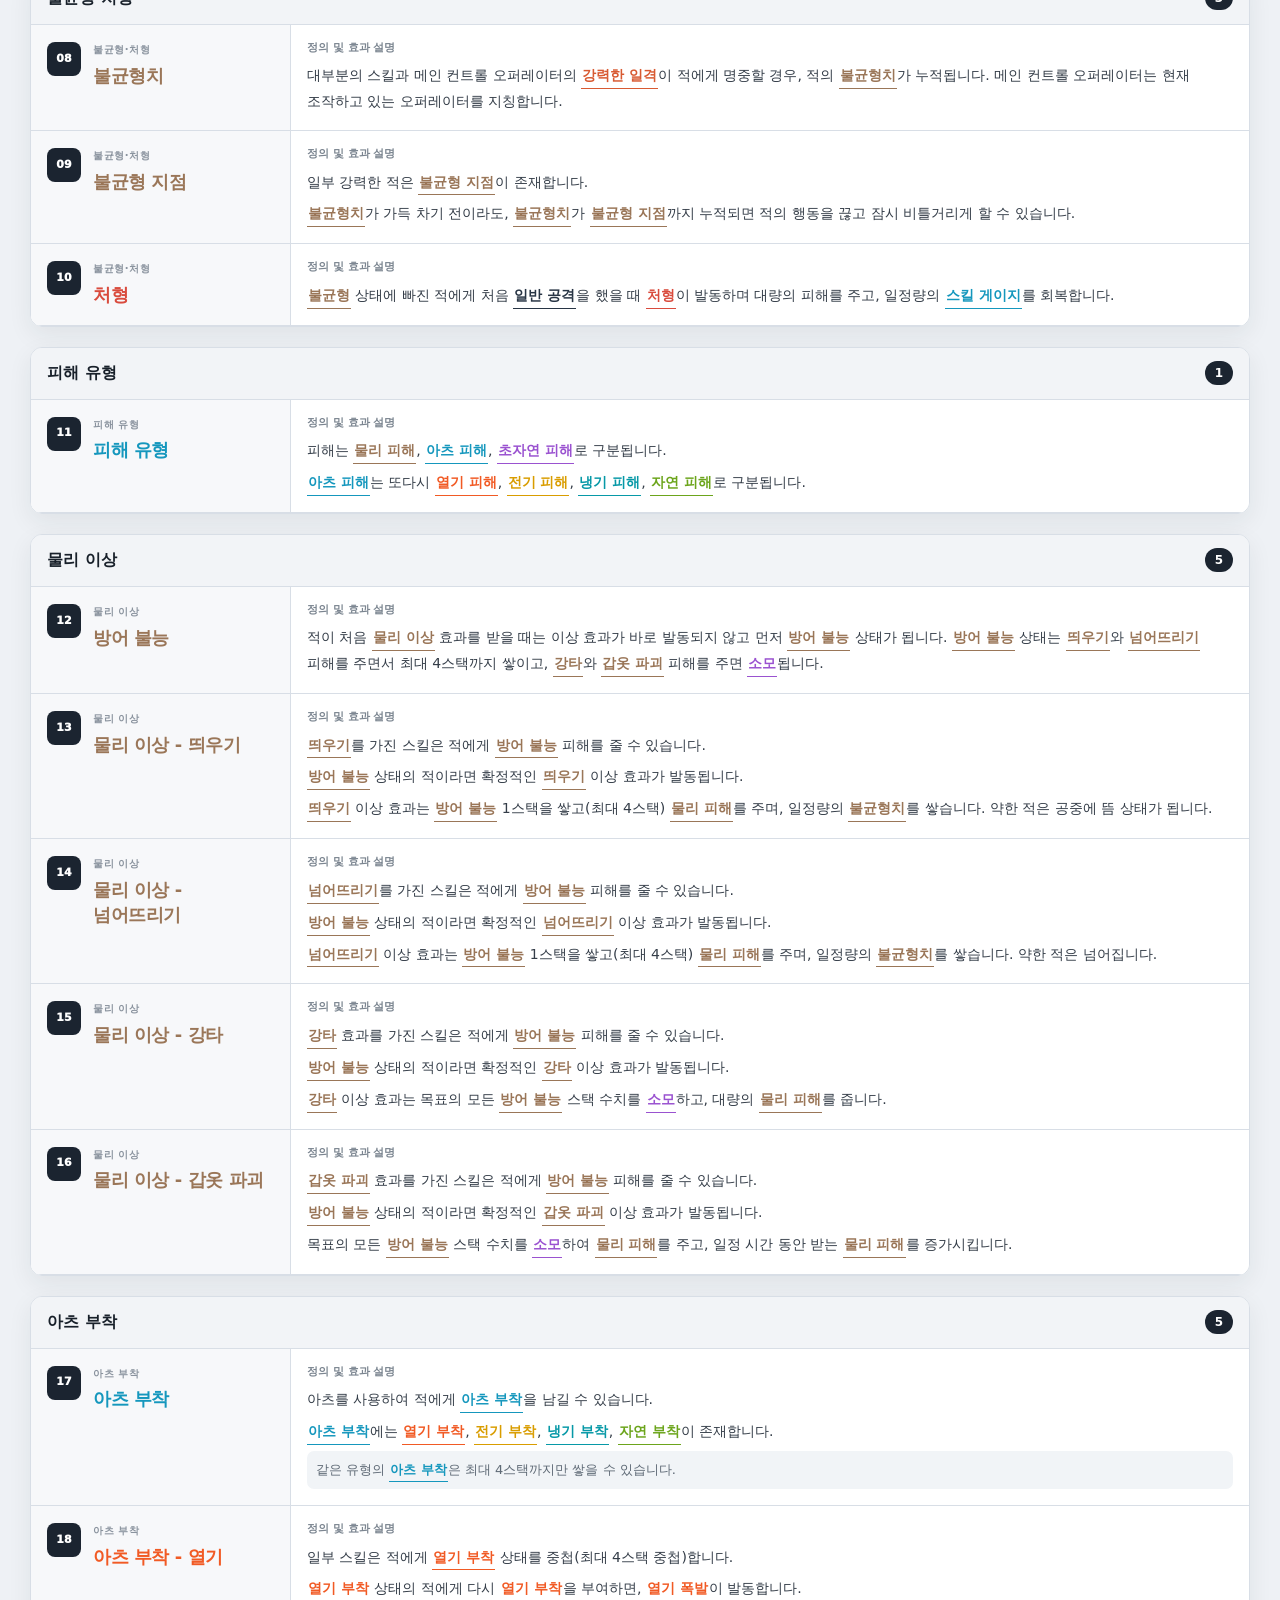
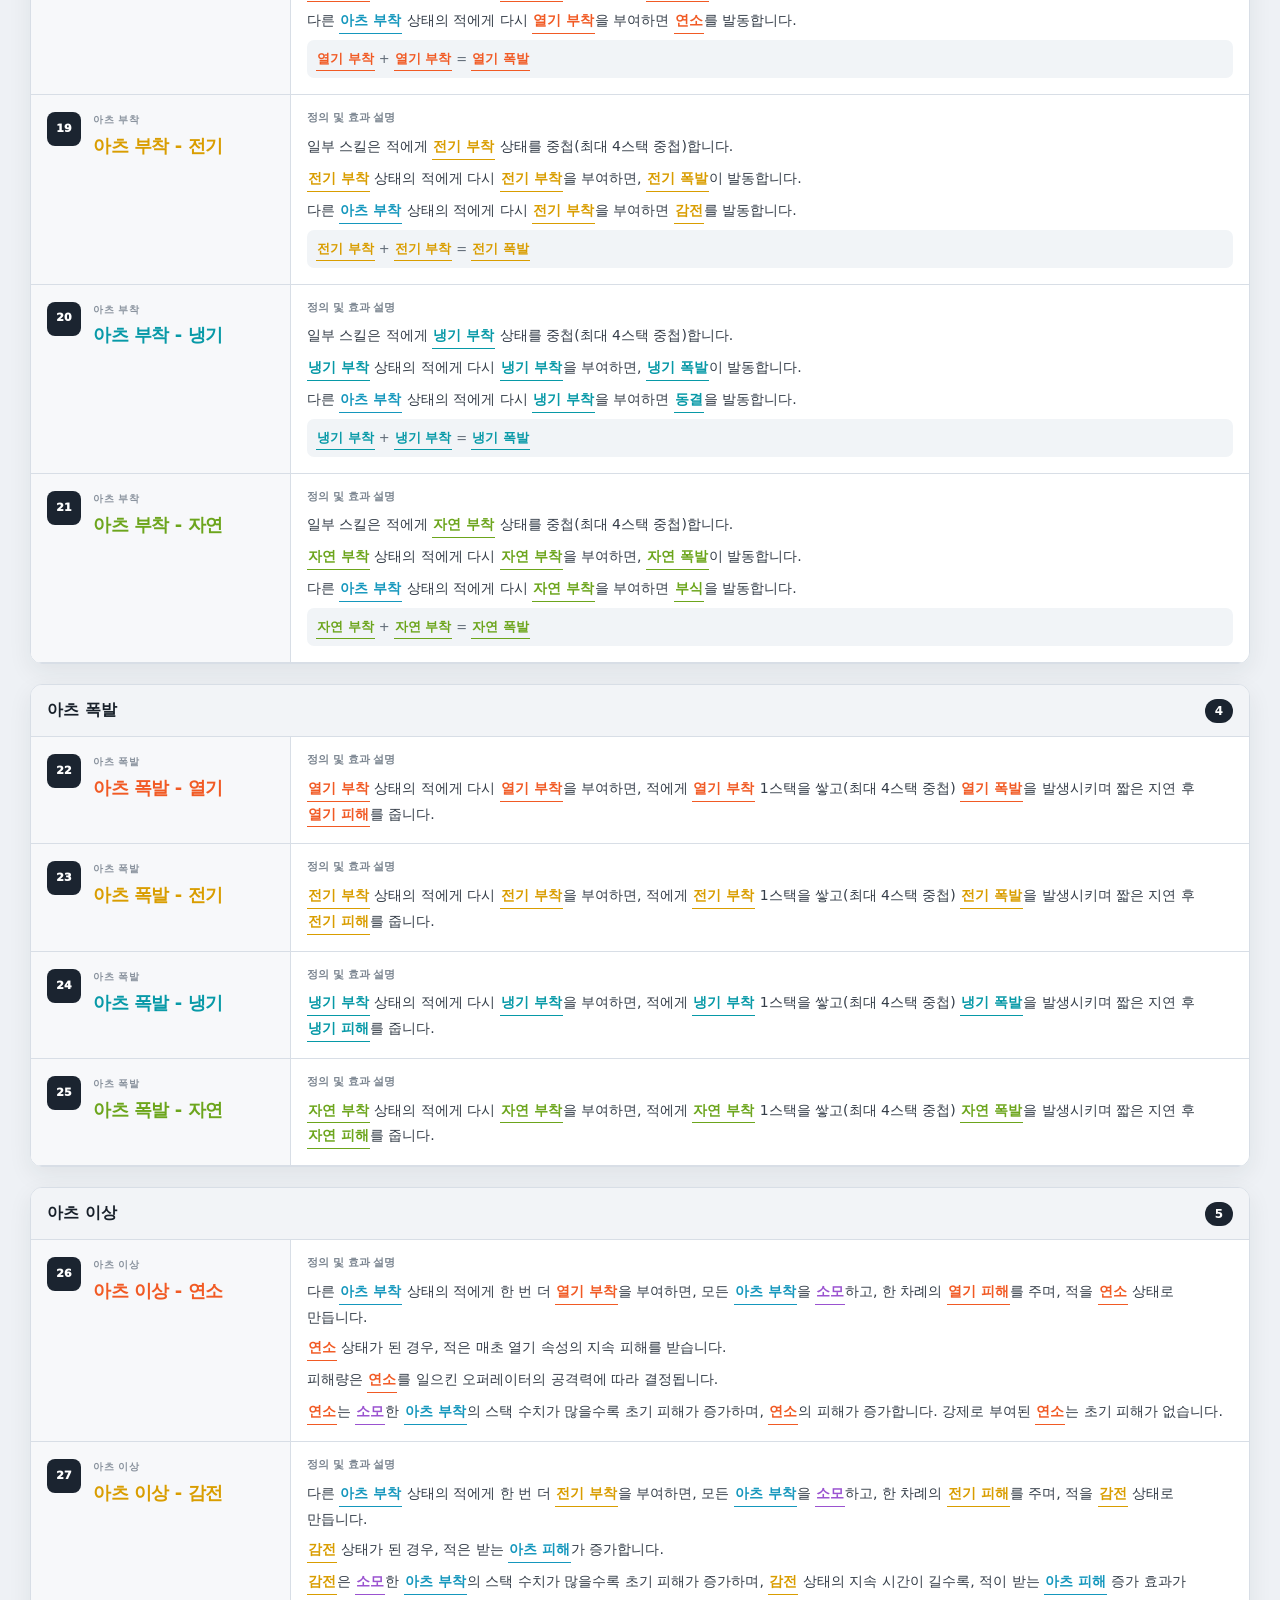
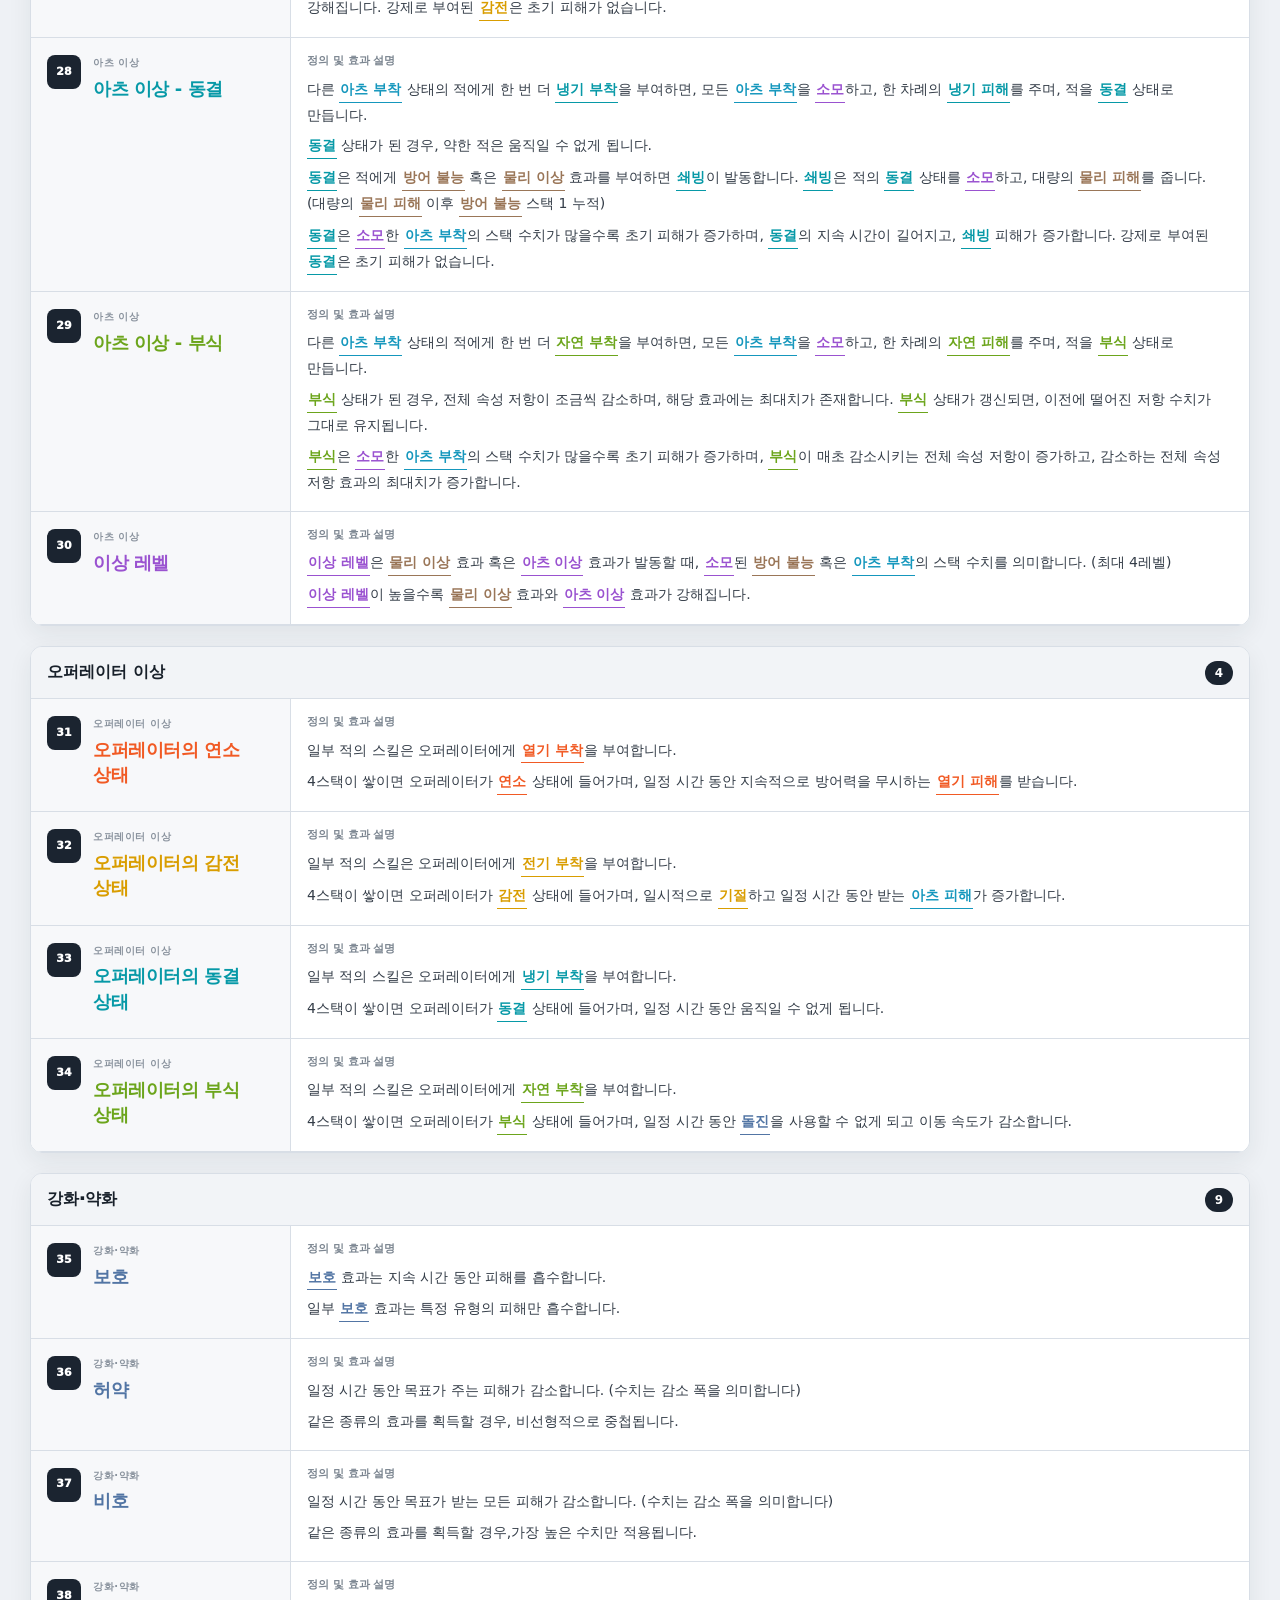
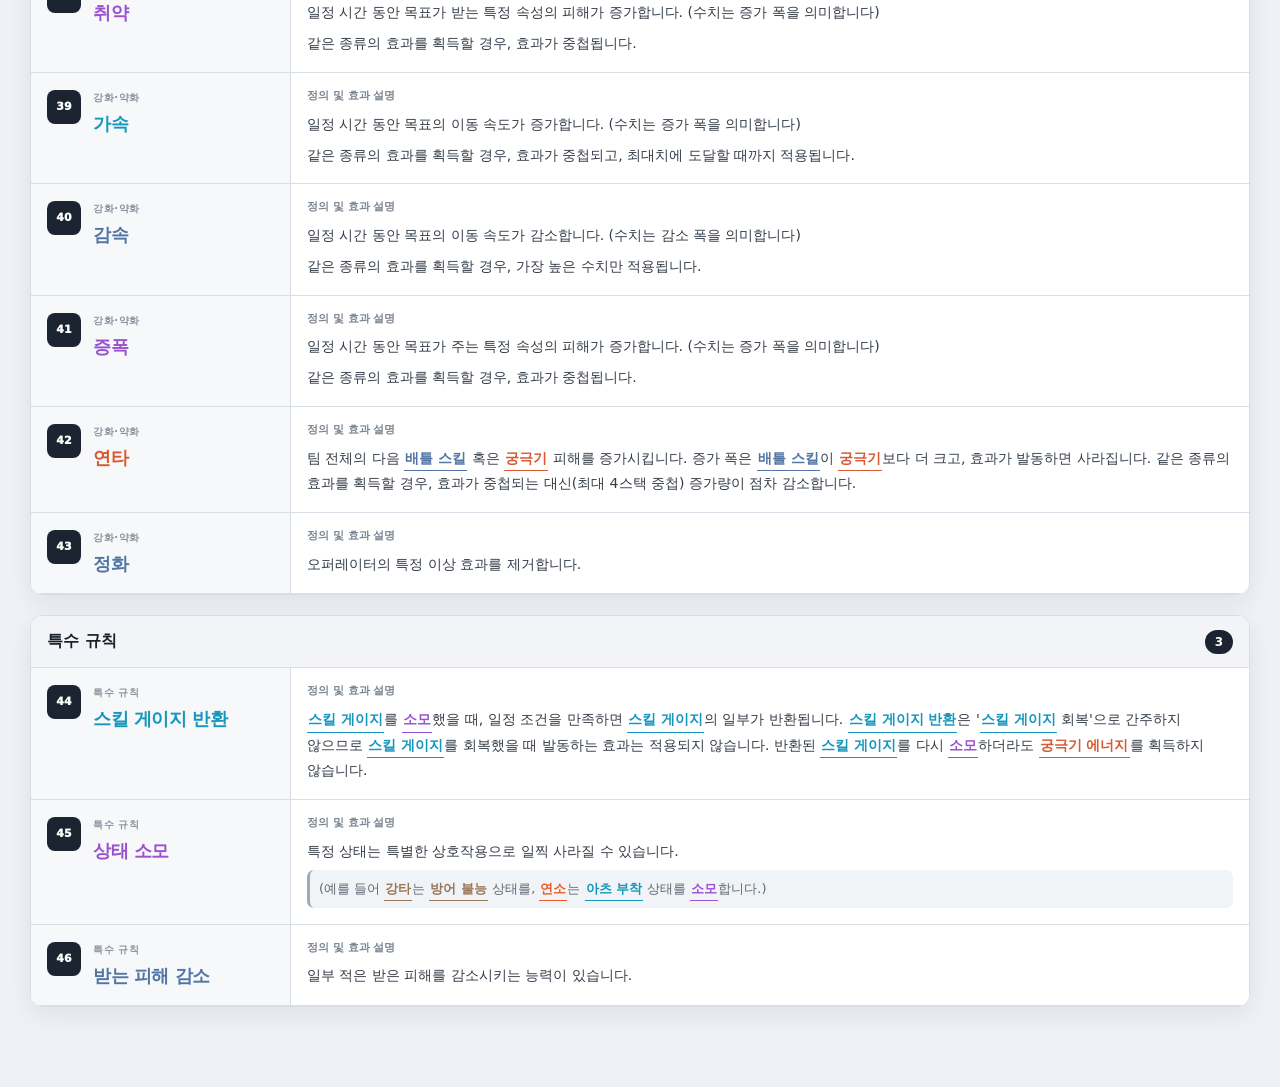
<file: glossary.html>
<!doctype html>
<html lang="ko">
<head>
  <meta charset="utf-8">
  <meta name="viewport" content="width=device-width, initial-scale=1">
  <meta name="description" content="명일방주: 엔드필드의 피해 유형, 물리 이상, 아츠 부착과 아츠 이상 규칙을 정리한 게임 용어 사전">
  <title>용어 사전 | Endfield Balance Lab</title>
  <link rel="stylesheet" href="styles.css?v=109">
</head>
<body>
  <script src="terms.js?v=59"></script>
  <script src="glossary.js?v=114"></script>
</body>
</html>
</file>
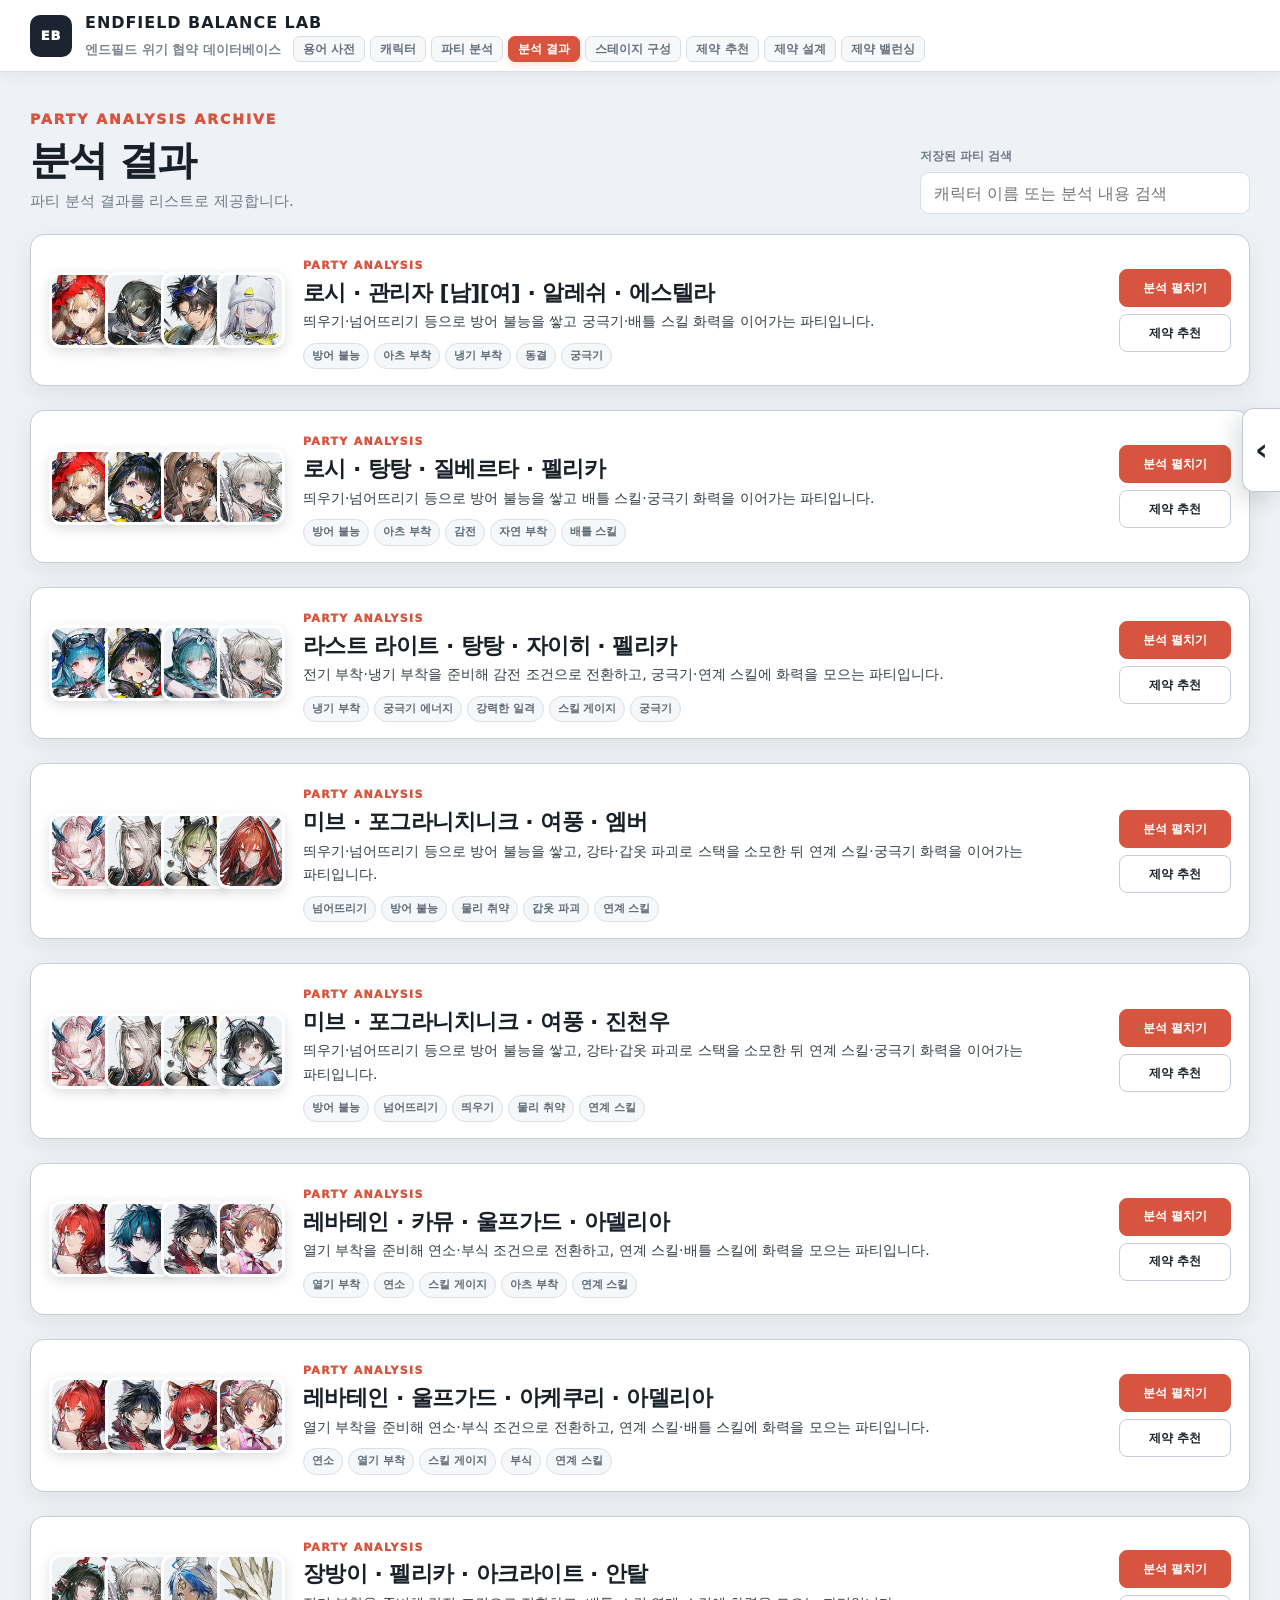
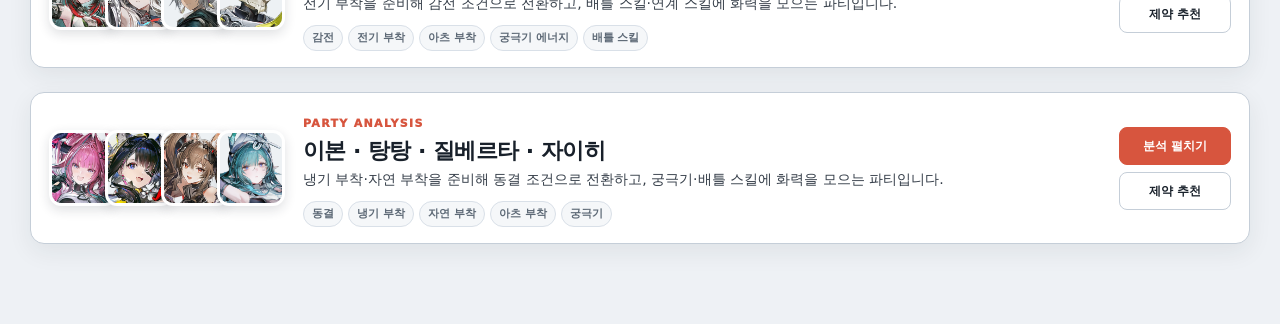
<file: results.html>
<!doctype html>
<html lang="ko">
<head>
  <meta charset="utf-8">
  <meta name="viewport" content="width=device-width, initial-scale=1">
  <meta name="description" content="내보낸 파티 분석 자료를 모아 보고 상세 분석을 다시 확인하는 Endfield Balance Lab 분석 결과 페이지">
  <title>분석 결과 | Endfield Balance Lab</title>
  <link rel="stylesheet" href="styles.css?v=109">
</head>
<body>
  <script src="skport-assets.js?v=59"></script>
  <script src="data.js?v=59"></script>
  <script src="saved-analyses.js?v=64"></script>
  <script src="analysis-store.js?v=63"></script>
  <script src="results.js?v=114"></script>
</body>
</html>
</file>
<file: styles.css>
:root {
  --page: #eef1f5;
  --surface: #ffffff;
  --surface-soft: #f7f8fa;
  --surface-muted: #f1f3f6;
  --ink: #18202a;
  --text: #343d48;
  --muted: #6f7b89;
  --line: #d8dee6;
  --line-strong: #c5ced8;
  --navy: #1b2430;
  --navy-soft: #e9edf2;
  --accent: #d7553e;
  --accent-soft: #fff2ed;
  --cyan: #187d9b;
  --green: #3e8552;
  --blue: #526bb2;
  --shadow: 0 8px 24px rgba(28, 38, 49, .07);
  --font: "Pretendard Variable", "Pretendard", "SUIT Variable", "Apple SD Gothic Neo", "Noto Sans KR", system-ui, sans-serif;
}

* { box-sizing: border-box; }
html { scroll-behavior: smooth; background: var(--page); }
body {
  margin: 0;
  min-width: 320px;
  background: var(--page);
  color: var(--ink);
  font-family: var(--font);
  font-size: 16px;
  line-height: 1.68;
  word-break: keep-all;
}
button, input { font: inherit; }
button { color: inherit; }
a { color: inherit; text-decoration: none; }

.app-topbar {
  position: sticky;
  top: 0;
  z-index: 100;
  display: flex;
  align-items: center;
  justify-content: space-between;
  height: 72px;
  padding: 0 30px;
  border-bottom: 1px solid var(--line);
  background: rgba(255, 255, 255, .96);
  backdrop-filter: blur(14px);
  box-shadow: 0 3px 15px rgba(28, 38, 49, .06);
}
.brand { display: flex; align-items: center; gap: 13px; }
.brand-mark {
  display: grid;
  place-items: center;
  width: 42px;
  height: 42px;
  border-radius: 10px;
  background: var(--navy);
  color: #fff;
  font-size: 13px;
  font-weight: 950;
  letter-spacing: .06em;
}
.brand strong { display: block; font-size: 16px; letter-spacing: .06em; }
.brand small { display: block; margin-top: 1px; color: #7d8793; font-size: 13px; font-weight: 650; }
.page-label {
  padding: 8px 13px;
  border: 1px solid var(--line);
  border-radius: 8px;
  background: var(--surface-soft);
  color: #596572;
  font-size: 14px;
  font-weight: 850;
}

.page-shell { max-width: 1320px; margin: 0 auto; padding: 34px 30px 80px; }
.page-heading {
  display: flex;
  align-items: end;
  justify-content: space-between;
  gap: 30px;
  margin-bottom: 20px;
}
.page-heading > div > span { color: var(--accent); font-size: 14px; font-weight: 950; letter-spacing: .14em; }
.page-heading h1 { margin: 4px 0 6px; font-size: 40px; line-height: 1.15; letter-spacing: -.045em; }
.page-heading p { max-width: 780px; margin: 0; color: var(--muted); font-size: 15px; }
.search-field { display: grid; gap: 6px; min-width: 280px; }
.search-field span { color: #6f7a87; font-size: 12px; font-weight: 850; }
.search-field input {
  width: 100%;
  height: 42px;
  padding: 0 13px;
  border: 1px solid var(--line);
  border-radius: 9px;
  background: #fff;
  color: var(--ink);
  outline: none;
}
.search-field input:focus { border-color: #9aa7b5; box-shadow: 0 0 0 3px rgba(82, 107, 178, .1); }

.list-toolbar {
  display: flex;
  align-items: center;
  justify-content: space-between;
  gap: 14px;
  margin-bottom: 10px;
  padding: 9px 12px;
  border: 1px solid var(--line);
  border-radius: 9px;
  background: rgba(255, 255, 255, .72);
  color: var(--muted);
  font-size: 13px;
}
.list-toolbar b { color: var(--ink); font-size: 15px; }
.list-toolbar > div { display: flex; gap: 6px; }
.list-toolbar button,
.section-nav button {
  border: 1px solid var(--line);
  border-radius: 7px;
  background: #fff;
  cursor: pointer;
  font-size: 13px;
  font-weight: 800;
}
.list-toolbar button { padding: 6px 9px; color: #5f6a76; }
.list-toolbar button:hover,
.section-nav button:hover { border-color: var(--navy); color: var(--navy); }


.toolbar-primary {
  display: flex;
  align-items: center;
  flex: 1 1 auto;
  flex-wrap: wrap;
  gap: 9px 18px;
  min-width: 0;
}
.character-total {
  flex: 0 0 auto;
  white-space: nowrap;
}
.character-filters {
  display: flex;
  align-items: center;
  flex: 1 1 620px;
  flex-wrap: wrap;
  gap: 7px 10px;
  min-width: 0;
}
.filter-group {
  display: inline-flex;
  align-items: center;
  gap: 6px;
}
.filter-group-label {
  color: #77818c;
  font-size: 11px;
  font-weight: 900;
  white-space: nowrap;
}
.filter-buttons {
  display: flex;
  align-items: center;
  flex-wrap: wrap;
  gap: 4px;
}
.list-toolbar .filter-icon-button {
  position: relative;
  display: grid;
  place-items: center;
  width: 32px;
  height: 32px;
  padding: 3px;
  border-radius: 8px;
  color: var(--ink);
}
.filter-icon-button img {
  display: block;
  width: 24px;
  height: 24px;
  border-radius: 4px;
  object-fit: contain;
}
.filter-icon-button.active {
  border-color: #d6a900;
  background: #fff3a2;
  box-shadow: 0 0 0 2px rgba(255, 211, 34, .22);
}
.filter-icon-button::after {
  content: attr(data-tooltip);
  position: absolute;
  z-index: 30;
  left: 50%;
  bottom: calc(100% + 8px);
  width: max-content;
  max-width: 180px;
  padding: 6px 8px;
  border-radius: 6px;
  background: #20262d;
  color: #fff;
  font-size: 12px;
  font-weight: 800;
  line-height: 1.35;
  pointer-events: none;
  opacity: 0;
  visibility: hidden;
  transform: translate(-50%, 4px);
  transition: opacity .12s ease, transform .12s ease, visibility .12s ease;
}
.filter-icon-button:hover::after,
.filter-icon-button:focus-visible::after {
  opacity: 1;
  visibility: visible;
  transform: translate(-50%, 0);
}
.filter-divider {
  width: 1px;
  height: 26px;
  background: var(--line);
}
.list-toolbar .reset-filters {
  padding: 6px 9px;
  border-color: #e5cd6c;
  background: #fff9d8;
  color: #665500;
}
.toolbar-actions {
  display: flex;
  flex: 0 0 auto;
  gap: 6px;
}

.character-list { display: grid; gap: 14px; }
.character-card {
  border: 1px solid var(--line-strong);
  border-radius: 12px;
  background: var(--surface);
  box-shadow: var(--shadow);
  overflow: clip;
}
.character-card[hidden] { display: none; }
.character-summary {
  min-height: 112px;
  display: grid;
  grid-template-columns: minmax(310px, 1fr) auto 30px;
  align-items: center;
  gap: 22px;
  padding: 14px 18px;
  cursor: pointer;
  list-style: none;
  user-select: none;
}
.character-summary::-webkit-details-marker { display: none; }
.character-summary:hover { background: #fbfcfd; }
.character-card[open] .character-summary { border-bottom: 1px solid var(--line); }
.character-identity { display: flex; align-items: center; gap: 16px; min-width: 0; }
.character-name-group { display: inline-flex; align-items: center; gap: 7px; min-width: 0; }

.character-portrait {
  position: relative;
  flex: 0 0 auto;
  width: 76px;
  height: 88px;
  overflow: hidden;
  border: 1px solid #d5dce5;
  border-radius: 8px;
  background: #eef1f4;
  box-shadow: 0 2px 8px rgba(28, 38, 49, .08);
}
.character-portrait-image {
  display: block;
  width: 100%;
  height: 100%;
  object-fit: cover;
  object-position: center top;
}
.character-identity-icons {
  display: flex;
  align-items: center;
  flex: 0 0 auto;
  gap: 5px;
}
.character-identity-icon {
  display: block;
  width: 28px;
  height: 28px;
  object-fit: contain;
  border-radius: 3px;
  box-shadow: 0 1px 3px rgba(0, 0, 0, .14);
  background: transparent;
}
.character-portrait--fallback {
  display: grid;
  place-items: center;
  color: #64707d;
  font-size: 26px;
  font-weight: 950;
}

.character-identity h2 { margin: 0; font-size: 28px; line-height: 1.2; letter-spacing: -.035em; }
.character-tags { display: flex; flex-wrap: wrap; justify-content: flex-end; gap: 6px; }
.character-tag {
  padding: 5px 9px;
  border: 1px solid #dfe4e9;
  border-radius: 7px;
  background: #f3f5f7;
  color: #56616e;
  font-size: 12px;
  font-weight: 850;
  white-space: nowrap;
}
.character-tag.hot { border-color: #ffcaba; background: var(--accent-soft); color: #bd4b34; }
.summary-action {
  display: flex;
  align-items: center;
  justify-content: flex-end;
  gap: 9px;
  color: #7a8591;
  font-size: 12px;
  font-weight: 800;
}
.summary-action i {
  width: 9px;
  height: 9px;
  border-right: 2px solid #7a8591;
  border-bottom: 2px solid #7a8591;
  transform: rotate(45deg) translateY(-2px);
  transition: transform .2s ease;
}
.character-card[open] .summary-action i { transform: rotate(225deg) translate(-1px, -1px); }

.character-content { padding: 18px; background: #f8f9fb; }
.section-nav {
  position: sticky;
  top: 82px;
  z-index: 30;
  display: flex;
  gap: 6px;
  margin-bottom: 18px;
  padding: 7px;
  border: 1px solid var(--line);
  border-radius: 9px;
  background: rgba(255, 255, 255, .95);
  box-shadow: 0 4px 14px rgba(28, 38, 49, .05);
  overflow-x: auto;
}
.section-nav button { padding: 8px 12px; color: #5e6976; white-space: nowrap; }
.character-section { scroll-margin-top: 145px; }
.character-section + .character-section { margin-top: 28px; }
.section-heading {
  display: flex;
  align-items: center;
  gap: 12px;
  margin-bottom: 10px;
  padding: 0 2px 9px;
  border-bottom: 2px solid var(--navy);
}
.section-heading > span { color: var(--accent); font-size: 12px; font-weight: 950; letter-spacing: .1em; }
.section-heading h3 { margin: 0; font-size: 24px; line-height: 1.2; letter-spacing: -.025em; }
.section-heading p { margin: 2px 0 0; color: var(--muted); font-size: 14px; }

.reading-list { display: grid; gap: 8px; }
.reading-row {
  display: grid;
  grid-template-columns: 210px minmax(0, 1fr);
  border: 1px solid var(--line);
  border-radius: 9px;
  background: #fff;
  overflow: hidden;
}
.row-heading { padding: 16px; border-right: 1px solid var(--line); background: #f5f7f9; }
.row-type { display: block; color: var(--accent); font-size: 12px; font-weight: 950; letter-spacing: .1em; }
.row-heading h4 { margin: 5px 0 7px; font-size: 22px; line-height: 1.35; letter-spacing: -.025em; }
.row-badges {
  display: flex;
  flex-direction: column;
  align-items: flex-start;
  gap: 5px;
}
.row-badge {
  display: inline-flex;
  padding: 3px 6px;
  border: 1px solid #d9dfe6;
  border-radius: 5px;
  background: #fff;
  color: #68737f;
  font-size: 11px;
  font-weight: 750;
}
.row-badge--resource {
  border-color: #e5c72d;
  background: linear-gradient(transparent 8%, rgba(255, 223, 63, .76) 8%, rgba(255, 223, 63, .76) 92%, transparent 92%);
  color: #50440b;
  font-weight: 900;
}
.row-body { min-width: 0; padding: 16px 19px; }
.row-body p { margin: 0 0 8px; color: var(--text); font-size: 17px; line-height: 1.82; }
.row-body p:last-of-type { margin-bottom: 0; }
.row-points { display: flex; flex-wrap: wrap; gap: 5px; margin-top: 12px; padding-top: 11px; border-top: 1px dashed #dce2e8; }
.row-points span { padding: 4px 7px; border-radius: 5px; background: #f2f4f7; color: #63707c; font-size: 11px; font-weight: 800; }
.row-points .row-point--resource {
  outline: 1px solid #e5c72d;
  background: rgba(255, 223, 63, .58);
  color: #55480b;
  font-weight: 950;
}

.potential-list { display: grid; gap: 7px; }
.potential-row {
  display: grid;
  grid-template-columns: 60px 190px minmax(0, 1fr);
  min-height: 64px;
  border: 1px solid var(--line);
  border-radius: 9px;
  background: #fff;
  overflow: hidden;
}
.potential-index { display: grid; place-items: center; background: var(--navy); color: #fff; font-size: 14px; font-weight: 950; }
.potential-name { display: flex; align-items: center; padding: 13px 15px; border-right: 1px solid var(--line); background: #f5f7f9; font-size: 15px; font-weight: 900; }
.potential-detail { padding: 13px 17px; color: var(--text); font-size: 15px; line-height: 1.75; }
.potential-detail small { display: block; margin-top: 5px; color: #87919c; font-size: 11px; font-weight: 750; }

.loop-panel { margin-bottom: 10px; padding: 15px; border: 1px solid var(--line); border-radius: 9px; background: #fff; }
.loop-title { margin-bottom: 10px; color: var(--accent); font-size: 12px; font-weight: 950; letter-spacing: .1em; }
.loop-list { display: grid; grid-template-columns: repeat(5, minmax(0, 1fr)); gap: 7px; margin: 0; padding: 0; list-style: none; counter-reset: step; }
.loop-list li { counter-increment: step; position: relative; min-height: 112px; padding: 13px; border: 1px solid #e0e5ea; border-radius: 7px; background: #f7f8fa; }
.loop-list li::before { content: counter(step, decimal-leading-zero); display: block; margin-bottom: 7px; color: #9a6f68; font-size: 11px; font-weight: 950; }
.loop-list strong { display: block; font-size: 14px; }
.loop-list p { margin: 5px 0 0; color: #68737f; font-size: 12px; line-height: 1.6; }

.weakness-list { display: grid; gap: 8px; }
.weakness-row { display: grid; grid-template-columns: 190px minmax(0, 1fr); border: 1px solid var(--line); border-radius: 9px; background: #fff; overflow: hidden; }
.weakness-row > header { padding: 15px; border-right: 1px solid var(--line); background: #f5f7f9; }
.weakness-row > header small { color: var(--accent); font-size: 11px; font-weight: 950; letter-spacing: .08em; }
.weakness-row > header h4 { margin: 5px 0 0; font-size: 17px; line-height: 1.4; }
.weakness-detail { display: grid; grid-template-columns: 1.35fr .7fr 1.35fr; }
.weakness-detail > div { padding: 14px 16px; }
.weakness-detail > div + div { border-left: 1px solid var(--line); }
.weakness-detail strong { display: block; margin-bottom: 5px; color: #7a8590; font-size: 11px; }
.weakness-detail p { margin: 0; color: var(--text); font-size: 14px; line-height: 1.72; }
.weakness-detail .affected { color: var(--accent); font-weight: 850; }

.term-link {
  appearance: none;
  display: inline;
  padding: 0 1px;
  border: 0;
  border-bottom: 1px dashed currentColor;
  background: transparent;
  color: var(--accent);
  font-weight: 900;
  cursor: help;
}
.term-link[data-color="cyan"] { color: var(--cyan); }
.term-link[data-color="green"] { color: var(--green); }
.term-link[data-color="blue"] { color: var(--blue); }
.term-link:focus-visible { outline: 3px solid rgba(24, 125, 155, .18); outline-offset: 2px; border-radius: 2px; }

.tooltip {
  position: fixed;
  z-index: 300;
  width: min(360px, calc(100vw - 24px));
  padding: 14px 15px;
  border: 1px solid #2b333d;
  border-radius: 9px;
  background: rgba(24, 30, 38, .98);
  color: #fff;
  box-shadow: 0 18px 45px rgba(0, 0, 0, .25);
  opacity: 0;
  visibility: hidden;
  pointer-events: none;
  transform: translateY(4px);
  transition: opacity .13s ease, transform .13s ease, visibility .13s ease;
}
.tooltip.visible { opacity: 1; visibility: visible; pointer-events: auto; transform: translateY(0); }
.tooltip-category { color: #ffd95b; font-size: 12px; font-weight: 900; }
.tooltip h3 { margin: 3px 0 6px; font-size: 18px; }
.tooltip p { margin: 0; color: #e5e9ed; font-size: 14px; line-height: 1.7; }

.empty-state { padding: 50px 20px; border: 1px dashed var(--line-strong); border-radius: 10px; background: rgba(255, 255, 255, .62); color: var(--muted); text-align: center; font-size: 15px; }

@media (max-width: 1040px) {
  .page-heading { align-items: stretch; flex-direction: column; gap: 16px; }
  .search-field { min-width: 0; max-width: 420px; }
  .character-summary { grid-template-columns: minmax(190px, 1fr) minmax(0, 1fr) 30px; gap: 14px; }
  .loop-list { grid-template-columns: repeat(2, minmax(0, 1fr)); }
  .weakness-detail { grid-template-columns: 1fr; }
  .weakness-detail > div + div { border-left: 0; border-top: 1px solid var(--line); }
}

@media (max-width: 760px) {
  .app-topbar { height: 62px; padding: 0 16px; }
  .brand small { display: none; }
  .brand-mark { width: 36px; height: 36px; }
  .page-shell { padding: 24px 12px 60px; }
  .page-heading h1 { font-size: 34px; }
  .page-heading p { font-size: 14px; }
  .list-toolbar { align-items: flex-start; }
  .character-summary { grid-template-columns: 1fr auto; gap: 12px; padding: 13px; }
  .character-identity h2 { font-size: 24px; }
  .character-tags { grid-column: 1 / -1; justify-content: flex-start; padding-left: 0; }
  .summary-action { grid-column: 2; grid-row: 1; }
    .character-content { padding: 12px; }
  .section-nav { top: 70px; }
  .reading-row { grid-template-columns: 1fr; }
  .row-heading { border-right: 0; border-bottom: 1px solid var(--line); }
  .potential-row { grid-template-columns: 50px minmax(0, 1fr); }
  .potential-name { border-right: 0; }
  .potential-detail { grid-column: 1 / -1; border-top: 1px solid var(--line); }
  .weakness-row { grid-template-columns: 1fr; }
  .weakness-row > header { border-right: 0; border-bottom: 1px solid var(--line); }
  .loop-list { grid-template-columns: 1fr; }
}

@media (max-width: 760px) {
  .toolbar-primary {
    width: 100%;
    align-items: flex-start;
  }
  .character-filters {
    flex-basis: 100%;
  }
  .filter-divider {
    display: none;
  }
}

@media (max-width: 460px) {
  .brand strong { font-size: 14px; }
  .page-label { display: none; }
  .list-toolbar { flex-direction: column; }
  .character-tags { padding-left: 0; }
  .character-tag { font-size: 11px; }
  .section-heading p { display: none; }
}

/* Section title marker highlight */
.section-heading h3 {
  position: relative;
  z-index: 0;
  display: inline-block;
  width: fit-content;
  padding: 0 5px 1px;
  isolation: isolate;
}
.section-heading h3::before {
  content: "";
  position: absolute;
  z-index: -1;
  left: -2px;
  right: -3px;
  bottom: 1px;
  height: 46%;
  border-radius: 3px 7px 4px 2px;
  background: rgba(255, 220, 72, .58);
  transform: rotate(-0.7deg) skewX(-5deg);
  transform-origin: left center;
}


@media (max-width: 760px) {
  .character-summary {
    grid-template-columns: minmax(0, 1fr) 26px;
    gap: 12px;
    min-height: 96px;
  }
  .character-portrait {
    width: 62px;
    height: 72px;
  }
  .character-identity-icon {
    width: 24px;
    height: 24px;
  }
  .character-tags {
    grid-column: 1 / -1;
    justify-content: flex-start;
    padding-left: 78px;
  }
  .summary-action {
    grid-column: 2;
    grid-row: 1;
  }
}

/* v33 shared top navigation */
.brand { min-width: 0; }
.brand-copy { min-width: 0; }
.brand-title { display: block; width: fit-content; }
.brand-lower { display: flex; align-items: center; gap: 12px; margin-top: 1px; }
.brand-lower small { margin: 0; white-space: nowrap; }
.site-nav { display: flex; align-items: center; gap: 5px; }
.site-nav a {
  padding: 4px 9px;
  border: 1px solid var(--line);
  border-radius: 7px;
  background: var(--surface-soft);
  color: #66717d;
  font-size: 12px;
  font-weight: 850;
  line-height: 1.35;
}
.site-nav a:hover { border-color: #9ea9b5; color: var(--navy); }
.site-nav a.active {
  border-color: var(--navy);
  background: var(--navy);
  color: #fff;
}

/* Game-term colors based on the in-game reference palette */
.term-link[data-color="navy"],
.glossary-card-heading h2[data-color="navy"] { color: #283545; }
.term-link[data-color="red"],
.glossary-card-heading h2[data-color="red"] { color: #d94b3d; }
.term-link[data-color="orange"],
.glossary-card-heading h2[data-color="orange"] { color: #d85a32; }
.term-link[data-color="heat"],
.glossary-card-heading h2[data-color="heat"] { color: #f15a24; }
.term-link[data-color="electric"],
.glossary-card-heading h2[data-color="electric"] { color: #d99d00; }
.term-link[data-color="frost"],
.glossary-card-heading h2[data-color="frost"] { color: #0799a7; }
.term-link[data-color="nature"],
.glossary-card-heading h2[data-color="nature"] { color: #6ca51c; }
.term-link[data-color="cyan"],
.glossary-card-heading h2[data-color="cyan"] { color: #1597bd; }
.term-link[data-color="blue"],
.glossary-card-heading h2[data-color="blue"] { color: #5275a4; }
.term-link[data-color="brown"],
.glossary-card-heading h2[data-color="brown"] { color: #9a7658; }
.term-link[data-color="purple"],
.glossary-card-heading h2[data-color="purple"] { color: #9a52d0; }
.term-link[data-color="gray"],
.glossary-card-heading h2[data-color="gray"] { color: #6f7780; }
.term-link {
  border-bottom-style: solid;
  border-bottom-width: 1px;
  text-underline-offset: 2px;
}

/* Glossary page */
.glossary-page { max-width: 1460px; }
.glossary-toolbar { justify-content: flex-start; gap: 18px; }
.glossary-help { color: #7a8490; font-size: 12px; }
.glossary-list { display: grid; gap: 20px; }
.glossary-group {
  padding: 0;
  border: 1px solid var(--line);
  border-radius: 12px;
  background: rgba(255, 255, 255, .64);
  box-shadow: var(--shadow);
  overflow: hidden;
}
.glossary-group-heading {
  display: flex;
  align-items: center;
  justify-content: space-between;
  padding: 12px 16px;
  border-bottom: 1px solid var(--line);
  background: #f2f4f7;
}
.glossary-group-heading span { font-size: 16px; font-weight: 950; }
.glossary-group-heading b {
  display: grid;
  place-items: center;
  min-width: 28px;
  height: 24px;
  padding: 0 7px;
  border-radius: 999px;
  background: var(--navy);
  color: #fff;
  font-size: 12px;
}
.glossary-grid { display: grid; grid-template-columns: minmax(0, 1fr); }
.glossary-card {
  display: grid;
  grid-template-columns: 260px minmax(0, 1fr);
  min-width: 0;
  border-bottom: 1px solid var(--line);
  background: #fff;
}
.glossary-card:nth-child(odd) { border-right: 0; }
.glossary-card-heading {
  display: flex;
  align-items: flex-start;
  gap: 12px;
  padding: 17px 16px;
  border-right: 1px solid var(--line);
  background: #f7f8fa;
}
.glossary-number {
  display: grid;
  place-items: center;
  flex: 0 0 34px;
  width: 34px;
  height: 34px;
  border-radius: 8px;
  background: var(--navy);
  color: #fff;
  font-size: 11px;
  font-weight: 950;
}
.glossary-card-heading small {
  display: block;
  margin-bottom: 4px;
  color: #8a939e;
  font-size: 10px;
  font-weight: 900;
  letter-spacing: .06em;
}
.glossary-card-heading h2 {
  margin: 0;
  font-size: 18px;
  line-height: 1.4;
  letter-spacing: -.025em;
}
.glossary-card-body { min-width: 0; padding: 14px 16px 16px; }
.glossary-definition + .glossary-definition {
  margin-top: 13px;
  padding-top: 12px;
  border-top: 1px dashed var(--line);
}
.glossary-definition h3 {
  margin: 0 0 6px;
  color: #7b8590;
  font-size: 11px;
  font-weight: 950;
}
.glossary-definition p {
  margin: 0;
  color: var(--text);
  font-size: 14px;
  line-height: 1.78;
}
.glossary-definition p + p { margin-top: 6px; }
.glossary-note,
.glossary-formula {
  padding: 7px 9px;
  border-radius: 7px;
  background: #f1f4f7;
  color: #5e6975 !important;
  font-size: 13px !important;
}
.glossary-formula { border-left: 3px solid #9eaab7; }
.glossary-step { display: flex; gap: 8px; align-items: flex-start; }
.glossary-step > span {
  display: grid;
  place-items: center;
  flex: 0 0 20px;
  width: 20px;
  height: 20px;
  margin-top: 2px;
  border-radius: 50%;
  background: #e5e9ee;
  color: #596572;
  font-size: 11px;
  font-weight: 950;
}
.verification-note {
  margin-top: 12px;
  padding: 10px 12px;
  border: 1px solid #efd49b;
  border-radius: 8px;
  background: #fff8e7;
}
.verification-note strong { color: #9a6500; font-size: 12px; }
.verification-note p { margin: 3px 0 0; color: #725d36; font-size: 12px; line-height: 1.6; }

@media (max-width: 760px) {
  .brand-lower { gap: 7px; }
  .brand-lower small { display: none; }
  .site-nav a { padding: 5px 8px; font-size: 11px; }
  .glossary-toolbar { align-items: flex-start; flex-direction: column; gap: 3px; }
  .glossary-card { grid-template-columns: 1fr; }
  .glossary-card-heading { border-right: 0; border-bottom: 1px solid var(--line); }
}

@media (max-width: 460px) {
  .brand { gap: 9px; }
  .brand-copy { flex: 1 1 auto; }
  .brand-title strong { font-size: 13px; }
  .site-nav { gap: 3px; }
  .site-nav a { padding: 4px 6px; }
}

/* v36 party mechanism analyzer */
.party-page { max-width: 1460px; }
.party-page-heading { margin-bottom: 18px; }
.party-builder {
  padding: 18px;
  border: 1px solid var(--line-strong);
  border-radius: 14px;
  background: #fff;
  box-shadow: var(--shadow);
}
.party-builder-heading {
  display: flex;
  align-items: flex-end;
  justify-content: space-between;
  gap: 20px;
  margin-bottom: 14px;
}
.party-builder-heading small,
.analysis-result-heading small {
  display: block;
  color: var(--accent);
  font-size: 11px;
  font-weight: 950;
  letter-spacing: .13em;
}
.party-builder-heading h2,
.analysis-result-heading h2 { margin: 2px 0 0; font-size: 24px; line-height: 1.25; }
.party-count {
  display: grid;
  place-items: center;
  min-width: 68px;
  height: 34px;
  padding: 0 12px;
  border-radius: 999px;
  background: var(--navy);
  color: #fff;
  font-size: 14px;
  font-weight: 950;
}
.party-slots {
  display: grid;
  grid-template-columns: repeat(4, minmax(0, 1fr));
  gap: 12px;
}
.party-slot {
  position: relative;
  display: grid;
  place-items: center;
  min-width: 0;
  height: 176px;
  padding: 0;
  overflow: hidden;
  border: 2px solid #ccd4dd;
  border-radius: 12px;
  background: #f5f7f9;
  cursor: pointer;
  transition: border-color .14s ease, transform .14s ease, box-shadow .14s ease, background .14s ease;
}
.party-slot:hover { border-color: #8f9baa; transform: translateY(-1px); }
.party-slot.empty:hover { background: #eef2f6; }
.party-slot-number {
  position: absolute;
  top: 9px;
  left: 10px;
  z-index: 3;
  display: grid;
  place-items: center;
  width: 26px;
  height: 26px;
  border-radius: 7px;
  background: #27313d;
  color: #fff;
  font-size: 11px;
  font-weight: 950;
}
.party-slot-empty-content {
  display: inline-flex;
  flex-direction: column;
  align-items: center;
  justify-content: center;
  gap: 6px;
  line-height: 1;
}
.party-slot-empty-mark {
  display: block;
  color: #a4afb9;
  font-size: 42px;
  font-weight: 300;
  line-height: .9;
}
.party-slot-empty-text {
  display: block;
  margin: 0;
  color: #7e8995;
  font-size: 13px;
  font-weight: 850;
  line-height: 1.25;
}
.party-slot.filled { border-color: #313c48; background: #1e2630; }
.party-slot-portrait { width: 100%; height: 100%; border-radius: 0; }
.party-slot-portrait img { object-position: center 14%; }
.party-slot-name {
  position: absolute;
  z-index: 3;
  left: 0;
  right: 0;
  bottom: 0;
  padding: 24px 10px 9px;
  background: linear-gradient(transparent, rgba(17, 23, 30, .93));
  color: #fff;
  font-size: 15px;
  font-weight: 950;
  text-align: center;
}
.party-slot-overlay {
  position: absolute;
  z-index: 4;
  inset: 0;
  display: grid;
  place-items: center;
  background: rgba(18, 24, 31, .72);
  color: #fff;
  font-size: 13px;
  font-weight: 900;
  opacity: 0;
  transition: opacity .13s ease;
}
.party-slot.filled:hover .party-slot-overlay,
.party-slot.filled:focus-visible .party-slot-overlay { opacity: 1; }
.party-slots.attention .party-slot {
  animation: party-slot-attention .42s ease 2;
  border-color: #dc684c;
  box-shadow: 0 0 0 4px rgba(215, 85, 62, .14);
}
@keyframes party-slot-attention {
  0%, 100% { transform: translateX(0); }
  25% { transform: translateX(-4px); }
  75% { transform: translateX(4px); }
}
.party-guidance {
  min-height: 26px;
  margin: 12px 2px 8px;
  color: #687482;
  font-size: 13px;
  font-weight: 750;
  text-align: center;
}
.party-actions {
  display: flex;
  align-items: center;
  justify-content: center;
  gap: 10px;
  min-height: 48px;
}
.party-analyze-button {
  min-width: 280px;
  height: 46px;
  padding: 0 26px;
  border: 1px solid #18212b;
  border-radius: 9px;
  background: var(--navy);
  color: #fff;
  cursor: pointer;
  font-size: 15px;
  font-weight: 950;
  box-shadow: 0 5px 14px rgba(27, 36, 48, .15);
}
.party-analyze-button:hover:not(:disabled) { background: #303d4b; }
.party-analyze-button:disabled {
  border-color: #d6dce3;
  background: #e8ebef;
  color: #98a2ad;
  cursor: not-allowed;
  box-shadow: none;
}
.party-picker-shell { margin-top: 14px; }
.party-picker-bar {
  display: flex;
  align-items: center;
  justify-content: space-between;
  width: 100%;
  min-height: 62px;
  padding: 10px 14px;
  border: 1px solid var(--line-strong);
  border-radius: 11px 11px 0 0;
  background: #fff;
  cursor: pointer;
  text-align: left;
}
.party-picker-bar.collapsed { border-radius: 11px; box-shadow: var(--shadow); }
.party-picker-bar > span:first-child { display: grid; gap: 1px; }
.party-picker-bar strong { font-size: 16px; }
.party-picker-bar small { color: #7c8792; font-size: 12px; }
.party-picker-bar > span:last-child { display: flex; align-items: center; gap: 5px; color: #65717d; font-size: 12px; font-weight: 800; }
.party-picker-bar b { color: var(--ink); font-size: 14px; }
.party-picker-bar i {
  min-width: 70px;
  margin-left: 7px;
  padding: 6px 8px;
  border: 1px solid var(--line);
  border-radius: 7px;
  background: var(--surface-soft);
  color: #4f5b67;
  font-style: normal;
  text-align: center;
}
.party-picker-panel {
  border: 1px solid var(--line-strong);
  border-top: 0;
  border-radius: 0 0 12px 12px;
  background: rgba(255, 255, 255, .78);
  box-shadow: var(--shadow);
  overflow: hidden;
}
.party-picker-panel[hidden] { display: none; }
.party-picker-tools {
  display: flex;
  align-items: flex-end;
  gap: 18px;
  padding: 13px 14px;
  border-bottom: 1px solid var(--line);
  background: #f6f8fa;
}
.party-search-field { flex: 0 0 300px; min-width: 0; }
.party-picker-filters { display: flex; align-items: center; flex-wrap: wrap; gap: 7px 10px; min-width: 0; }
.party-picker-filters .reset-filters {
  padding: 6px 9px;
  border: 1px solid #e5cd6c;
  border-radius: 7px;
  background: #fff9d8;
  color: #665500;
  cursor: pointer;
  font-size: 12px;
  font-weight: 850;
}
.party-character-grid {
  display: grid;
  grid-template-columns: repeat(auto-fill, minmax(116px, 1fr));
  gap: 10px;
  padding: 14px;
}
.party-character-card {
  position: relative;
  display: grid;
  grid-template-columns: 1fr;
  justify-items: center;
  min-width: 0;
  padding: 8px 7px 9px;
  border: 1px solid #d2d9e1;
  border-radius: 10px;
  background: #fff;
  cursor: pointer;
  transition: transform .12s ease, border-color .12s ease, box-shadow .12s ease, background .12s ease;
}
.party-character-card[hidden] { display: none; }
.party-character-card:hover { transform: translateY(-2px); border-color: #8f9baa; box-shadow: 0 7px 18px rgba(29, 39, 51, .11); }
.party-character-card.selected {
  border-color: #d9a900;
  background: #fff8d5;
  box-shadow: 0 0 0 3px rgba(255, 211, 34, .2);
}
.party-portrait {
  position: relative;
  display: block;
  flex: 0 0 auto;
  overflow: hidden;
  border: 1px solid #d2dae3;
  border-radius: 9px;
  background: #edf1f4;
}
.party-portrait img { display: block; width: 100%; height: 100%; object-fit: cover; object-position: center top; }
.party-portrait--fallback { display: grid; place-items: center; color: #66717d; font-size: 22px; font-weight: 950; }
.party-picker-portrait { width: 88px; height: 102px; }
.party-picker-name { margin-top: 7px; font-size: 13px; font-weight: 950; line-height: 1.35; text-align: center; }
.party-picker-check {
  position: absolute;
  z-index: 3;
  top: 5px;
  right: 5px;
  display: grid;
  place-items: center;
  width: 24px;
  height: 24px;
  border-radius: 50%;
  background: #d8a800;
  color: #fff;
  font-size: 13px;
  font-weight: 950;
  opacity: 0;
  transform: scale(.75);
  transition: opacity .12s ease, transform .12s ease;
}
.party-character-card.selected .party-picker-check { opacity: 1; transform: scale(1); }
.party-identity-icons { display: flex; align-items: center; gap: 3px; margin-top: 5px; }
.party-identity-icons img { width: 20px; height: 20px; object-fit: contain; }
.party-toast {
  position: fixed;
  z-index: 500;
  left: 50%;
  bottom: 28px;
  width: min(520px, calc(100vw - 28px));
  padding: 12px 16px;
  border: 1px solid #2a333d;
  border-radius: 9px;
  background: rgba(25, 31, 39, .96);
  color: #fff;
  box-shadow: 0 16px 40px rgba(0, 0, 0, .22);
  font-size: 13px;
  font-weight: 800;
  text-align: center;
  opacity: 0;
  pointer-events: none;
  transform: translate(-50%, 10px);
  transition: opacity .15s ease, transform .15s ease;
}
.party-toast.visible { opacity: 1; transform: translate(-50%, 0); }

.party-analysis {
  position: relative;
  margin-top: 14px;
  padding: 20px;
  border: 1px solid var(--line-strong);
  border-radius: 14px;
  background: #fff;
  box-shadow: var(--shadow);
  scroll-margin-top: 86px;
}
.party-analysis[hidden] { display: none; }
.party-analysis.stale > :not(.analysis-stale-banner) { opacity: .42; filter: grayscale(.28); pointer-events: none; }
.analysis-stale-banner {
  position: sticky;
  z-index: 12;
  top: 82px;
  display: flex;
  align-items: center;
  justify-content: center;
  gap: 8px 16px;
  margin: -6px 0 14px;
  padding: 10px 14px;
  border: 1px solid #e2a36e;
  border-radius: 9px;
  background: #fff1e3;
  color: #6d3b18;
  box-shadow: 0 5px 15px rgba(92, 54, 22, .1);
  font-size: 13px;
}
.analysis-stale-banner strong { font-size: 14px; }
.analysis-result-heading {
  display: flex;
  align-items: center;
  justify-content: space-between;
  gap: 24px;
  padding-bottom: 18px;
  border-bottom: 1px solid var(--line);
}
.analysis-result-heading > div:first-child { max-width: 920px; }
.analysis-result-heading p { margin: 8px 0 0; color: #4f5b67; font-size: 16px; line-height: 1.75; }
.analysis-party-faces { display: flex; flex: 0 0 auto; }
.analysis-heading-portrait { width: 58px; height: 68px; margin-left: -9px; border: 3px solid #fff; box-shadow: 0 3px 10px rgba(27, 36, 48, .14); }
.analysis-party-faces .analysis-heading-portrait:first-child { margin-left: 0; }
.analysis-overview {
  display: grid;
  grid-template-columns: 190px minmax(0, 1fr);
  margin-top: 16px;
  border: 1px solid var(--line);
  border-radius: 10px;
  background: #f7f9fb;
  overflow: hidden;
}
.analysis-overview-title { display: grid; align-content: center; padding: 13px 16px; border-right: 1px solid var(--line); background: #edf1f5; }
.analysis-overview-title span { color: var(--accent); font-size: 10px; font-weight: 950; letter-spacing: .1em; }
.analysis-overview-title strong { font-size: 16px; }
.analysis-dependency-list { display: grid; grid-template-columns: repeat(5, minmax(0, 1fr)); }
.analysis-dependency-list > div { display: grid; align-content: center; gap: 2px; min-height: 70px; padding: 10px 13px; }
.analysis-dependency-list > div + div { border-left: 1px solid var(--line); }
.analysis-dependency-list span { font-size: 13px; font-weight: 950; }
.analysis-dependency-list span[data-color="heat"] { color: #f15a24; }
.analysis-dependency-list span[data-color="electric"] { color: #d99d00; }
.analysis-dependency-list span[data-color="frost"] { color: #0799a7; }
.analysis-dependency-list span[data-color="nature"] { color: #6ca51c; }
.analysis-dependency-list span[data-color="brown"] { color: #9a7658; }
.analysis-dependency-list span[data-color="cyan"] { color: #1597bd; }
.analysis-dependency-list span[data-color="purple"] { color: #9a52d0; }
.analysis-dependency-list span[data-color="orange"] { color: #d85a32; }
.analysis-dependency-list b { color: #65717d; font-size: 11px; }
.analysis-section { margin-top: 28px; scroll-margin-top: 84px; }
.analysis-section-heading {
  display: flex;
  align-items: flex-start;
  gap: 12px;
  margin-bottom: 12px;
}
.analysis-section-heading > span {
  display: grid;
  place-items: center;
  flex: 0 0 36px;
  width: 36px;
  height: 36px;
  border-radius: 9px;
  background: var(--navy);
  color: #fff;
  font-size: 11px;
  font-weight: 950;
}
.analysis-section-heading h3 {
  position: relative;
  z-index: 0;
  display: inline-block;
  width: fit-content;
  margin: 0;
  padding: 0 4px;
  font-size: 20px;
  line-height: 1.3;
  isolation: isolate;
}
.analysis-section-heading h3::before {
  content: "";
  position: absolute;
  z-index: -1;
  left: -2px;
  right: -3px;
  bottom: 1px;
  height: 45%;
  border-radius: 3px 7px 4px 2px;
  background: rgba(255, 220, 72, .58);
  transform: rotate(-.7deg) skewX(-5deg);
}
.analysis-section-heading p { margin: 3px 0 0; color: #7a8590; font-size: 12px; }
.analysis-flow { display: grid; gap: 0; }
.analysis-flow-node,
.analysis-info-bar {
  position: relative;
  display: grid;
  grid-template-columns: 50px 92px minmax(0, 1fr);
  align-items: stretch;
  min-width: 0;
  border: 1px solid var(--line-strong);
  border-radius: 11px;
  background: #fff;
  overflow: hidden;
}
.analysis-flow-index {
  display: grid;
  place-items: center;
  border-right: 1px solid var(--line);
  background: #f1f4f7;
  color: #697480;
  font-size: 11px;
  font-weight: 950;
  letter-spacing: .06em;
}
.analysis-node-portrait { width: 92px; height: 104px; border: 0; border-radius: 0; border-right: 1px solid var(--line); }
.analysis-flow-copy { min-width: 0; padding: 11px 14px 12px; }
.analysis-flow-copy header { display: flex; align-items: baseline; flex-wrap: wrap; gap: 4px 9px; }
.analysis-flow-copy header span { color: var(--accent); font-size: 11px; font-weight: 950; }
.analysis-flow-copy header strong { font-size: 16px; }
.analysis-flow-copy p { margin: 5px 0 0; color: #3f4a55; font-size: 13px; line-height: 1.7; }
.analysis-node-meta { display: flex; align-items: center; flex-wrap: wrap; gap: 5px; margin-top: 8px; }
.analysis-chip,
.analysis-resource-badge {
  display: inline-flex;
  align-items: center;
  min-height: 23px;
  padding: 2px 7px;
  border: 1px solid #dbe1e8;
  border-radius: 999px;
  background: #f6f8fa;
  color: #5e6975;
  font-size: 10px;
  font-weight: 900;
}
.analysis-chip[data-color="heat"] { border-color: #f1b099; background: #fff2ed; color: #c74820; }
.analysis-chip[data-color="electric"] { border-color: #ead48e; background: #fff9dc; color: #a47800; }
.analysis-chip[data-color="frost"] { border-color: #9ad7dd; background: #edfbfc; color: #087d88; }
.analysis-chip[data-color="nature"] { border-color: #bbd78c; background: #f5fbe9; color: #527f14; }
.analysis-chip[data-color="brown"] { border-color: #d7c3b2; background: #faf5f0; color: #806147; }
.analysis-chip[data-color="cyan"] { border-color: #9ed3e1; background: #eef9fc; color: #147b99; }
.analysis-chip[data-color="purple"] { border-color: #ceb0df; background: #faf1ff; color: #8240ac; }
.analysis-chip[data-color="orange"] { border-color: #edb89e; background: #fff4ee; color: #b84f25; }
.analysis-resource-badge { border-color: #ead27d; background: #fff8d5; color: #665300; }
.analysis-flow-arrow {
  position: relative;
  display: grid;
  place-items: center;
  min-height: 44px;
}
.analysis-flow-arrow::before { content: ""; position: absolute; top: 0; bottom: 0; left: 50%; width: 2px; background: #8c98a5; transform: translateX(-50%); }
.analysis-flow-arrow::after {
  content: "";
  position: absolute;
  bottom: 2px;
  left: 50%;
  width: 8px;
  height: 8px;
  border-right: 2px solid #8c98a5;
  border-bottom: 2px solid #8c98a5;
  transform: translateX(-50%) rotate(45deg);
}
.analysis-flow-arrow span {
  position: relative;
  z-index: 2;
  padding: 3px 9px;
  border: 1px solid #d6dde5;
  border-radius: 999px;
  background: #fff;
  color: #65717d;
  font-size: 10px;
  font-weight: 900;
}
.analysis-support-block { margin-top: 13px; padding: 12px; border: 1px dashed #bcc6d0; border-radius: 11px; background: #f7f9fb; }
.analysis-support-block > strong { display: block; margin-bottom: 8px; color: #6a7580; font-size: 11px; }
.analysis-support-block .analysis-flow-node + .analysis-flow-node { margin-top: 8px; }
.analysis-operation-list { display: grid; gap: 0; margin: 0; padding: 0; border: 1px solid var(--line); border-radius: 11px; background: #fff; overflow: hidden; list-style: none; }
.analysis-operation-list li { display: grid; grid-template-columns: 50px minmax(0, 1fr); }
.analysis-operation-list li + li { border-top: 1px solid var(--line); }
.analysis-operation-list li > span { display: grid; place-items: center; background: #f2f5f7; color: #697581; font-size: 12px; font-weight: 950; }
.analysis-operation-list li > div { padding: 11px 14px; }
.analysis-operation-list strong { font-size: 14px; }
.analysis-operation-list p { margin: 3px 0 0; color: #4f5b67; font-size: 13px; line-height: 1.7; }
.analysis-role-list,
.analysis-discovery-list { display: grid; gap: 9px; }
.analysis-info-bar { grid-template-columns: 92px minmax(0, 1fr); }
.analysis-info-portrait { width: 92px; height: 112px; border: 0; border-radius: 0; border-right: 1px solid var(--line); }
.analysis-info-bar > div { min-width: 0; padding: 12px 14px; }
.analysis-info-bar header { display: flex; align-items: center; flex-wrap: wrap; gap: 8px; }
.analysis-info-bar header strong { font-size: 16px; }
.analysis-info-bar header .party-identity-icons { margin: 0; }
.analysis-role-chips { display: flex; flex-wrap: wrap; gap: 5px; margin-top: 7px; }
.analysis-role-chips span { padding: 3px 7px; border-radius: 6px; background: #edf1f5; color: #56616d; font-size: 10px; font-weight: 900; }
.analysis-info-bar p { margin: 7px 0 0; color: #4d5965; font-size: 13px; line-height: 1.7; }
.analysis-weakness-list { display: grid; gap: 8px; }
.analysis-weakness-bar { display: grid; grid-template-columns: 210px minmax(0, 1fr); border: 1px solid var(--line); border-radius: 10px; background: #fff; overflow: hidden; }
.analysis-weakness-bar header { display: grid; align-content: center; padding: 12px 14px; border-right: 1px solid var(--line); background: #f4f6f8; }
.analysis-weakness-bar header small { color: var(--accent); font-size: 10px; font-weight: 950; }
.analysis-weakness-bar header strong { font-size: 15px; }
.analysis-weakness-bar > div { padding: 11px 14px; }
.analysis-weakness-bar p { margin: 0; color: #4c5864; font-size: 12px; line-height: 1.78; }
.analysis-weakness-bar p b { color: #222d38; }
.analysis-discovery-section { padding-top: 2px; }
.analysis-discovery-bar { border-left: 4px solid #d9a900; }
.analysis-discovery-bar aside { margin-top: 8px; padding: 8px 10px; border-radius: 7px; background: #fff7d7; color: #665615; font-size: 12px; line-height: 1.65; }
.analysis-hints-section { margin-bottom: 2px; }
.analysis-hint-list { display: grid; gap: 12px; }
.analysis-hint-card { border: 1px solid var(--line-strong); border-radius: 11px; background: #fff; overflow: hidden; }
.analysis-hint-card > header { display: grid; grid-template-columns: auto minmax(0, 1fr) auto; align-items: center; gap: 10px; padding: 11px 14px; border-bottom: 1px solid var(--line); background: #f1f4f7; }
.analysis-hint-card > header > span { padding: 3px 7px; border-radius: 5px; background: var(--navy); color: #fff; font-size: 10px; font-weight: 950; }
.analysis-hint-card h4 { margin: 0; font-size: 16px; }
.analysis-hint-faces { display: flex; }
.analysis-hint-portrait { width: 34px; height: 40px; margin-left: -5px; border: 2px solid #f1f4f7; border-radius: 7px; }
.analysis-hint-faces .analysis-hint-portrait:first-child { margin-left: 0; }
.analysis-hint-grid { display: grid; grid-template-columns: repeat(2, minmax(0, 1fr)); }
.analysis-hint-grid > div { min-height: 92px; padding: 11px 13px; }
.analysis-hint-grid > div:nth-child(even) { border-left: 1px solid var(--line); }
.analysis-hint-grid > div:nth-child(n + 3) { border-top: 1px solid var(--line); }
.analysis-hint-grid strong { display: block; margin-bottom: 4px; color: #747f8a; font-size: 10px; }
.analysis-hint-grid p { margin: 0; color: #404c58; font-size: 12px; line-height: 1.68; }
.analysis-hint-grid .opportunity { background: #f2f9f1; }
.analysis-hint-grid .opportunity strong { color: #43804e; }
.analysis-hint-grid .caution { background: #fff5ef; }
.analysis-hint-grid .caution strong { color: #b05b39; }

@media (max-width: 1040px) {
  .party-picker-tools { align-items: stretch; flex-direction: column; gap: 10px; }
  .party-search-field { flex-basis: auto; max-width: 420px; }
  .analysis-overview { grid-template-columns: 160px minmax(0, 1fr); }
  .analysis-dependency-list { grid-template-columns: repeat(3, minmax(0, 1fr)); }
  .analysis-dependency-list > div:nth-child(4) { border-left: 0; border-top: 1px solid var(--line); }
  .analysis-dependency-list > div:nth-child(5) { border-top: 1px solid var(--line); }
}

@media (max-width: 760px) {
  .party-builder { padding: 13px; }
  .party-slots { grid-template-columns: repeat(2, minmax(0, 1fr)); gap: 9px; }
  .party-slot { height: 154px; }
  .party-actions { justify-content: stretch; }
  .party-analyze-button { width: 100%; min-width: 0; }
  .party-picker-bar { align-items: flex-start; }
  .party-picker-bar small { display: none; }
  .party-character-grid { grid-template-columns: repeat(auto-fill, minmax(96px, 1fr)); gap: 8px; padding: 10px; }
  .party-picker-portrait { width: 76px; height: 88px; }
  .party-analysis { padding: 13px; }
  .analysis-result-heading { align-items: flex-start; flex-direction: column; gap: 12px; }
  .analysis-party-faces { order: -1; }
  .analysis-overview { grid-template-columns: 1fr; }
  .analysis-overview-title { border-right: 0; border-bottom: 1px solid var(--line); }
  .analysis-dependency-list { grid-template-columns: repeat(2, minmax(0, 1fr)); }
  .analysis-dependency-list > div:nth-child(3) { border-left: 0; border-top: 1px solid var(--line); }
  .analysis-dependency-list > div:nth-child(4),
  .analysis-dependency-list > div:nth-child(5) { border-top: 1px solid var(--line); }
  .analysis-dependency-list > div:nth-child(5) { border-left: 0; }
  .analysis-flow-node { grid-template-columns: 38px 78px minmax(0, 1fr); }
  .analysis-node-portrait { width: 78px; height: 102px; }
  .analysis-flow-copy { padding: 9px 10px; }
  .analysis-flow-copy header { display: grid; gap: 1px; }
  .analysis-flow-copy header strong { font-size: 14px; }
  .analysis-flow-copy p { font-size: 12px; }
  .analysis-info-bar { grid-template-columns: 78px minmax(0, 1fr); }
  .analysis-info-portrait { width: 78px; height: 106px; }
  .analysis-info-bar > div { padding: 10px; }
  .analysis-weakness-bar { grid-template-columns: 1fr; }
  .analysis-weakness-bar header { border-right: 0; border-bottom: 1px solid var(--line); }
  .analysis-hint-grid { grid-template-columns: 1fr; }
  .analysis-hint-grid > div:nth-child(even) { border-left: 0; }
  .analysis-hint-grid > div + div { border-top: 1px solid var(--line); }
  .analysis-stale-banner { top: 70px; align-items: flex-start; flex-direction: column; gap: 2px; }
}

@media (max-width: 460px) {
  .party-builder-heading h2 { font-size: 21px; }
  .party-slot { height: 136px; }
  .party-slot-name { font-size: 13px; }
  .party-picker-bar > span:last-child { font-size: 0; }
  .party-picker-bar b, .party-picker-bar i { font-size: 11px; }
  .party-character-grid { grid-template-columns: repeat(3, minmax(0, 1fr)); }
  .party-picker-portrait { width: 68px; height: 80px; }
  .analysis-flow-node { grid-template-columns: 32px 66px minmax(0, 1fr); }
  .analysis-node-portrait { width: 66px; height: 96px; }
  .analysis-flow-copy p { line-height: 1.55; }
  .analysis-node-meta { display: none; }
  .analysis-info-bar { grid-template-columns: 66px minmax(0, 1fr); }
  .analysis-info-portrait { width: 66px; height: 98px; }
  .analysis-info-bar header strong { font-size: 14px; }
  .analysis-role-chips { display: none; }
  .analysis-hint-card > header { grid-template-columns: auto minmax(0, 1fr); }
  .analysis-hint-faces { grid-column: 1 / -1; }
}


/* v37 readability and navigation refinements */
.page-tabs {
  display: grid;
  grid-template-columns: repeat(3, minmax(130px, 190px));
  gap: 10px;
  width: fit-content;
  margin: 0 0 18px;
}
.page-tabs a {
  display: grid;
  place-items: center;
  min-height: 46px;
  padding: 9px 18px;
  border: 1px solid var(--line-strong);
  border-radius: 10px;
  background: #fff;
  color: #4f5b67;
  font-size: 15px;
  font-weight: 950;
  box-shadow: 0 3px 10px rgba(28, 38, 49, .04);
  transition: border-color .14s ease, background .14s ease, color .14s ease, transform .14s ease;
}
.page-tabs a:hover {
  border-color: var(--accent);
  color: var(--accent);
  transform: translateY(-1px);
}
.page-tabs a.active {
  border-color: var(--accent);
  background: var(--accent);
  color: #fff;
  box-shadow: 0 5px 14px rgba(215, 85, 62, .2);
}

/* Keep the entire character portrait visible in the four party slots. */
.party-slots {
  grid-template-columns: repeat(4, minmax(190px, 250px));
  justify-content: center;
}
.party-slot {
  width: 100%;
  height: auto;
  aspect-ratio: 1 / 1;
}
.party-slot-portrait {
  display: grid;
  place-items: center;
  background: #edf1f4;
}
.party-slot-portrait img {
  object-fit: contain;
  object-position: center;
}

/* Accent-colored list/analysis collapse controls. */
.party-picker-bar i,
.analysis-toggle-button {
  border-color: var(--accent);
  background: var(--accent);
  color: #fff;
}
.party-picker-bar:hover i,
.analysis-toggle-button:hover {
  border-color: #bd4935;
  background: #bd4935;
  color: #fff;
}
.analysis-toggle-button {
  display: inline-grid;
  place-items: center;
  flex: 0 0 auto;
  min-width: 108px;
  min-height: 40px;
  padding: 10px 16px;
  border: 1px solid var(--accent);
  border-radius: 10px;
  cursor: pointer;
  font-size: 14px;
  font-weight: 950;
  line-height: 1.2;
  box-shadow: 0 4px 12px rgba(215, 85, 62, .18);
}
.analysis-content[hidden] { display: none; }
.party-analysis.analysis-collapsed { padding-bottom: 20px; }
.party-analysis.analysis-collapsed .analysis-result-heading { padding-bottom: 0; border-bottom: 0; margin-bottom: 0; }

/* Keep the stale notice compact: one normal space between the two sentences. */
.analysis-stale-banner { gap: 4px; }
.analysis-stale-banner strong { white-space: nowrap; }
.party-analysis.stale > :not(.analysis-stale-banner) { opacity: 1; filter: none; pointer-events: auto; }
.party-analysis.stale .analysis-result-copy,
.party-analysis.stale .analysis-content {
  opacity: .42;
  filter: grayscale(.28);
  pointer-events: none;
}

/* Larger party-analysis typography. */
.analysis-result-heading h2 { font-size: 30px; }
.analysis-result-heading p { font-size: 18px; line-height: 1.75; }
.analysis-overview-title span { font-size: 12px; }
.analysis-overview-title strong { font-size: 19px; }
.analysis-dependency-list span { font-size: 15px; }
.analysis-dependency-list b { font-size: 13px; }
.analysis-section-heading > span { width: 40px; height: 40px; flex-basis: 40px; font-size: 13px; }
.analysis-section-heading h3 { font-size: 24px; }
.analysis-section-heading p { font-size: 15px; line-height: 1.6; }
.analysis-flow-copy header span { font-size: 13px; }
.analysis-flow-copy header strong { font-size: 19px; }
.analysis-flow-copy p { font-size: 16px; line-height: 1.72; }
.analysis-chip,
.analysis-resource-badge { min-height: 26px; padding: 3px 9px; font-size: 12px; }
.analysis-flow-arrow span { font-size: 12px; }
.analysis-support-block > strong { font-size: 13px; }
.analysis-operation-list strong { font-size: 17px; }
.analysis-operation-list p { font-size: 15px; line-height: 1.72; }
.analysis-info-bar header strong { font-size: 19px; }
.analysis-role-chips span { font-size: 12px; }
.analysis-info-bar p { font-size: 15px; line-height: 1.72; }
.analysis-weakness-bar header small { font-size: 12px; }
.analysis-weakness-bar header strong { font-size: 17px; }
.analysis-weakness-bar p { font-size: 15px; line-height: 1.78; }
.analysis-discovery-bar aside { font-size: 15px; line-height: 1.7; }
.analysis-hint-card > header > span { font-size: 12px; }
.analysis-hint-card h4 { font-size: 19px; }
.analysis-hint-grid strong { font-size: 13px; }
.analysis-hint-grid p { font-size: 15px; line-height: 1.72; }

@media (max-width: 1040px) {
  .page-tabs { grid-template-columns: repeat(3, minmax(120px, 1fr)); width: 100%; }
  .party-slots { grid-template-columns: repeat(4, minmax(150px, 1fr)); }
}

@media (max-width: 760px) {
  .page-tabs { gap: 7px; margin-bottom: 14px; }
  .page-tabs a { min-height: 42px; padding: 7px 9px; font-size: 13px; }
  .party-slots { grid-template-columns: repeat(2, minmax(0, 1fr)); }
  .party-slot { height: auto; aspect-ratio: 1 / 1; }
  .analysis-result-heading { align-items: stretch; }
  .analysis-toggle-button { width: 100%; }
  .analysis-result-heading h2 { font-size: 26px; }
  .analysis-result-heading p { font-size: 16px; }
  .analysis-section-heading h3 { font-size: 21px; }
  .analysis-section-heading p { font-size: 14px; }
  .analysis-flow-copy header strong { font-size: 17px; }
  .analysis-flow-copy p,
  .analysis-info-bar p,
  .analysis-operation-list p,
  .analysis-weakness-bar p,
  .analysis-discovery-bar aside,
  .analysis-hint-grid p { font-size: 14px; }
}

@media (max-width: 460px) {
  .page-tabs { grid-template-columns: repeat(3, minmax(0, 1fr)); }
  .page-tabs a { padding-inline: 5px; font-size: 12px; }
}


/* v38: restore compact header navigation and unify party-page typography */
.site-nav a:hover {
  border-color: var(--accent);
  color: var(--accent);
}
.site-nav a.active {
  border-color: var(--accent);
  background: var(--accent);
  color: #fff;
  box-shadow: 0 3px 9px rgba(215, 85, 62, .18);
}

/* Main section titles share one size. */
.party-builder-heading h2,
.analysis-result-heading h2 {
  margin-top: 2px;
  font-size: 28px;
  line-height: 1.24;
  letter-spacing: -.035em;
}

/* Shared small-label scale. */
.party-builder-heading small,
.analysis-result-heading small,
.analysis-overview-title span,
.analysis-flow-copy header span,
.analysis-section-heading > span,
.analysis-support-block > strong,
.analysis-weakness-bar header small,
.analysis-hint-card > header > span,
.analysis-hint-grid strong,
.analysis-chip,
.analysis-resource-badge,
.analysis-flow-arrow span,
.analysis-role-chips span {
  font-size: 13px;
  line-height: 1.35;
}

/* Shared helper/meta scale around the party builder. */
.party-guidance,
.party-picker-bar small,
.party-picker-bar > span:last-child,
.analysis-stale-banner,
.analysis-dependency-list b {
  font-size: 13px;
  line-height: 1.55;
}
.analysis-stale-banner strong { font-size: 13px; }
.party-picker-bar b { font-size: 15px; }
.party-picker-bar strong { font-size: 18px; }

/* Analysis section titles and card titles use consistent levels. */
.analysis-section-heading h3 {
  font-size: 22px;
  line-height: 1.3;
}
.analysis-overview-title strong,
.analysis-flow-copy header strong,
.analysis-operation-list strong,
.analysis-info-bar header strong,
.analysis-weakness-bar header strong,
.analysis-hint-card h4 {
  font-size: 18px;
  line-height: 1.35;
}

/* Analysis body copy shares one readable size. */
.analysis-result-heading p,
.analysis-section-heading p,
.analysis-flow-copy p,
.analysis-operation-list p,
.analysis-info-bar p,
.analysis-weakness-bar p,
.analysis-discovery-bar aside,
.analysis-hint-grid p {
  font-size: 16px;
  line-height: 1.72;
}
.analysis-dependency-list span { font-size: 15px; }
.analysis-operation-list li > span { font-size: 13px; }

@media (max-width: 760px) {
  .party-builder-heading h2,
  .analysis-result-heading h2 { font-size: 25px; }
  .analysis-section-heading h3 { font-size: 20px; }
  .analysis-overview-title strong,
  .analysis-flow-copy header strong,
  .analysis-operation-list strong,
  .analysis-info-bar header strong,
  .analysis-weakness-bar header strong,
  .analysis-hint-card h4 { font-size: 17px; }
  .analysis-result-heading p,
  .analysis-section-heading p,
  .analysis-flow-copy p,
  .analysis-operation-list p,
  .analysis-info-bar p,
  .analysis-weakness-bar p,
  .analysis-discovery-bar aside,
  .analysis-hint-grid p { font-size: 15px; }
}


/* v39: consistent party-analysis hierarchy and edge-to-edge character portraits */

/* PARTY RESULT and CHARACTER LIST share the same eyebrow style. */
.analysis-result-heading small,
.party-picker-eyebrow {
  display: block;
  color: var(--accent);
  font-size: 13px;
  font-weight: 950;
  line-height: 1.35;
  letter-spacing: .13em;
}

/* Main analysis and character-list titles share one size. */
.analysis-result-heading h2,
.party-picker-bar strong {
  margin: 2px 0 0;
  font-size: 28px;
  font-weight: 950;
  line-height: 1.24;
  letter-spacing: -.035em;
}

.party-picker-copy {
  display: grid !important;
  gap: 0 !important;
  min-width: 0;
  padding: 2px 0;
}
.party-picker-description {
  display: block;
  margin-top: 8px;
  color: #4f5b67;
  font-size: 16px;
  font-weight: 650;
  line-height: 1.72;
}

/* The summary sentence and picker helper sentence use the same body scale. */
.analysis-result-heading p,
.party-picker-description {
  font-size: 16px;
  line-height: 1.72;
}

/* Analysis and character-list collapse controls are typographically identical. */
.analysis-toggle-button,
.party-picker-bar i {
  display: inline-grid;
  place-items: center;
  box-sizing: border-box;
  min-width: 104px;
  min-height: 40px;
  margin-left: 8px;
  padding: 8px 13px;
  border: 1px solid var(--accent);
  border-radius: 8px;
  background: var(--accent);
  color: #fff;
  font-size: 14px;
  font-style: normal;
  font-weight: 950;
  line-height: 1.35;
  text-align: center;
  box-shadow: 0 4px 12px rgba(215, 85, 62, .18);
}
.party-picker-status {
  display: flex !important;
  flex: 0 0 auto;
  align-items: center;
  gap: 5px;
  color: #65717d;
  font-size: 14px !important;
  font-weight: 850;
  line-height: 1.35 !important;
}
.party-picker-status b { font-size: 16px; }

/* Give the expanded/collapsed character-list heading enough breathing room. */
.party-picker-bar {
  min-height: 112px;
  padding: 15px 18px;
}
.party-picker-bar.collapsed { min-height: 112px; }

/* Portrait cards are now image-first tiles without a blank white footer. */
.party-character-grid {
  grid-template-columns: repeat(auto-fill, minmax(118px, 1fr));
  gap: 10px;
}
.party-character-card {
  display: block;
  aspect-ratio: 0.82 / 1;
  min-height: 0;
  padding: 0;
  overflow: hidden;
  border-radius: 10px;
  background: #edf1f4;
}
.party-picker-portrait {
  width: 100%;
  height: 100%;
  border: 0;
  border-radius: 0;
  background: #edf1f4;
}
.party-picker-portrait img {
  width: 100%;
  height: 100%;
  object-fit: cover;
  object-position: center top;
}
.party-picker-name {
  position: absolute;
  z-index: 3;
  left: 0;
  right: 0;
  bottom: 0;
  margin: 0;
  padding: 34px 8px 9px;
  background: linear-gradient(transparent, rgba(16, 22, 29, .9));
  color: #fff;
  font-size: 14px;
  font-weight: 950;
  line-height: 1.3;
  text-align: center;
  text-shadow: 0 1px 3px rgba(0, 0, 0, .62);
}
.party-character-card > .party-identity-icons {
  position: absolute;
  z-index: 3;
  top: 7px;
  left: 7px;
  margin: 0;
  padding: 3px;
  border-radius: 6px;
  background: rgba(20, 27, 35, .66);
  backdrop-filter: blur(2px);
}
.party-character-card > .party-identity-icons img {
  width: 21px;
  height: 21px;
}
.party-picker-check {
  top: 7px;
  right: 7px;
}
.party-character-card.selected {
  background: #edf1f4;
}

@media (max-width: 760px) {
  .analysis-result-heading h2,
  .party-picker-bar strong { font-size: 25px; }
  .analysis-result-heading p,
  .party-picker-description { font-size: 15px; }
  .party-picker-bar {
    align-items: stretch;
    min-height: 0;
    padding: 13px;
  }
  .party-picker-status {
    align-self: center;
  }
  .party-character-grid { grid-template-columns: repeat(auto-fill, minmax(100px, 1fr)); }
}

@media (max-width: 460px) {
  .party-picker-bar {
    display: grid;
    grid-template-columns: minmax(0, 1fr);
    gap: 12px;
  }
  .party-picker-status {
    justify-content: space-between;
    width: 100%;
  }
  .party-picker-status i,
  .analysis-toggle-button {
    min-width: 100px;
    font-size: 14px;
  }
  .party-character-grid { grid-template-columns: repeat(3, minmax(0, 1fr)); }
}



/* v46 · 간단 전투 다이어그램 */
.analysis-diagram-section { margin-top: 18px; }
.analysis-diagram-shell {
  overflow-x: auto;
  padding: 2px 2px 10px;
}
.analysis-diagram-row {
  display: flex;
  align-items: flex-start;
  gap: 18px;
  min-width: max-content;
}
.analysis-diagram-node,
.analysis-diagram-branch-item {
  display: grid;
  grid-template-columns: 56px max-content;
  width: max-content;
  min-width: 0;
  overflow: hidden;
  border: 1px solid #cfd7e0;
  border-radius: 14px;
  background: #fff;
  box-shadow: 0 6px 16px rgba(29, 39, 51, .06);
}
.analysis-diagram-branch-item {
  position: relative;
  justify-self: center;
}
.analysis-diagram-portrait {
  width: 56px;
  min-height: 62px;
  height: 100%;
  border: 0;
  border-right: 1px solid #dbe2e9;
  border-radius: 0;
}
.analysis-diagram-portrait--branch {
  width: 56px;
  min-height: 62px;
}
.analysis-diagram-copy {
  display: grid;
  align-content: center;
  width: max-content;
  min-width: 0;
  padding: 8px 10px;
}
.analysis-diagram-copy > span {
  display: block;
  color: var(--accent);
  font-size: 12px;
  font-weight: 950;
  line-height: 1.35;
  white-space: nowrap;
}
.analysis-diagram-copy > strong {
  display: block;
  margin-top: 1px;
  font-size: 18px;
  line-height: 1.25;
  white-space: nowrap;
}
.analysis-diagram-transition {
  display: grid;
  justify-items: center;
  gap: 10px;
  width: 220px;
  padding-top: 24px;
}
.analysis-diagram-link {
  position: relative;
  width: 100%;
  height: 28px;
}
.analysis-diagram-link::before {
  content: "";
  position: absolute;
  left: 0;
  right: 18px;
  top: 50%;
  border-top: 3px solid #b8c3cf;
  transform: translateY(-50%);
}
.analysis-diagram-link::after {
  content: "";
  position: absolute;
  right: 8px;
  top: 50%;
  width: 12px;
  height: 12px;
  border-top: 3px solid #b8c3cf;
  border-right: 3px solid #b8c3cf;
  transform: translateY(-50%) rotate(45deg);
}
.analysis-diagram-link > span {
  position: absolute;
  z-index: 1;
  left: 50%;
  top: 50%;
  transform: translate(-50%, -50%);
  padding: 4px 11px;
  border: 1px solid #d6dee7;
  border-radius: 7px;
  background: #fff;
  color: #5b6875;
  font-size: 14px;
  font-weight: 950;
  line-height: 1.25;
  white-space: nowrap;
  box-shadow: 0 2px 7px rgba(29, 39, 51, .06);
}
.analysis-diagram-branch {
  display: grid;
  justify-items: center;
  width: 100%;
}
.analysis-diagram-branch-stem { display: none; }
.analysis-diagram-branch-label {
  margin-top: 8px;
  color: #4f5d6a;
  font-size: 15px;
  font-weight: 950;
  line-height: 1.45;
  text-align: center;
}
.analysis-diagram-branch-list {
  position: relative;
  display: grid;
  gap: 10px;
  width: 100%;
  padding: 12px 0 0;
}
.analysis-diagram-branch-list::before { display: none; }
.analysis-diagram-branch-item::before { display: none; }

@media (max-width: 760px) {
  .analysis-diagram-row { gap: 14px; }
  .analysis-diagram-transition { width: 195px; padding-top: 16px; }
  .analysis-diagram-portrait { width: 54px; min-height: 60px; }
  .analysis-diagram-portrait--branch { width: 54px; min-height: 60px; }
  .analysis-diagram-copy { padding: 6px 8px; }
  .analysis-diagram-copy > strong { font-size: 17px; }
  .analysis-diagram-link > span { padding: 4px 9px; font-size: 13px; }
  .analysis-diagram-branch-label { font-size: 14px; }
}

/* v40 · 구체적인 스킬 종류/조건/선택 경로 전투 흐름 */
.analysis-flow-copy header em {
  flex-basis: 100%;
  color: #66727e;
  font-size: 12px;
  font-style: normal;
  font-weight: 850;
}
.analysis-node-condition,
.analysis-node-timing,
.analysis-node-effects {
  margin-top: 10px;
  padding: 10px 12px;
  border-radius: 9px;
  background: #f3f6f9;
}
.analysis-node-condition { border-left: 4px solid #9a52d0; }
.analysis-node-timing { border-left: 4px solid #d99d00; background: #fff9e7; }
.analysis-node-effects { border-left: 4px solid var(--accent); }
.analysis-node-condition > strong,
.analysis-node-timing > strong,
.analysis-node-effects > strong,
.analysis-route-group > strong {
  display: block;
  margin-bottom: 5px;
  color: #5c6874;
  font-size: 12px;
  font-weight: 950;
}
.analysis-node-condition p,
.analysis-node-timing p { margin: 0; font-size: 13px; line-height: 1.7; }
.analysis-node-effects ul { display: grid; gap: 4px; margin: 0; padding-left: 18px; }
.analysis-node-effects li { color: #3f4a55; font-size: 13px; line-height: 1.65; }
.analysis-route-group { margin-top: 11px; }
.analysis-route-list { display: grid; gap: 7px; }
.analysis-route-bar {
  display: grid;
  grid-template-columns: 64px minmax(0, 1fr);
  min-width: 0;
  overflow: hidden;
  border: 1px solid #cfd7e0;
  border-radius: 9px;
  background: #fff;
}
.analysis-route-portrait {
  width: 64px;
  height: 100%;
  min-height: 82px;
  border: 0;
  border-radius: 0;
  border-right: 1px solid #d8dee6;
}
.analysis-route-bar > div { min-width: 0; padding: 9px 11px; }
.analysis-route-bar header { display: flex; align-items: baseline; flex-wrap: wrap; gap: 5px 9px; }
.analysis-route-bar header span { color: var(--accent); font-size: 11px; font-weight: 950; }
.analysis-route-bar header b { font-size: 14px; }
.analysis-route-bar p { margin: 4px 0 0; color: #46525e; font-size: 12px; line-height: 1.65; }
.analysis-route-bar .analysis-node-meta { margin-top: 6px; }
@media (max-width: 720px) {
  .analysis-flow-node { grid-template-columns: 38px 76px minmax(0, 1fr); }
  .analysis-node-portrait { width: 76px; height: 100%; min-height: 118px; }
  .analysis-route-bar { grid-template-columns: 54px minmax(0, 1fr); }
  .analysis-route-portrait { width: 54px; min-height: 76px; }
}

/* v41 · 전투 흐름 상세 영역 접기/펼치기 및 가독성 개선 */
.analysis-flow-copy header span { font-size: 14px; }
.analysis-flow-copy header strong { font-size: 20px; }
.analysis-flow-copy header em { font-size: 15px; }
.analysis-flow-copy > p { font-size: 16px; line-height: 1.72; }

.analysis-node-details {
  margin: 11px -14px -12px;
  padding: 7px 14px;
  border-top: 1px solid #e0e5eb;
}
.analysis-node-details[open] {
  padding-bottom: 12px;
}
.analysis-node-details > summary {
  display: inline-flex;
  align-items: center;
  gap: 7px;
  min-height: 0;
  padding: 4px 9px;
  border: 1px solid var(--accent);
  border-radius: 7px;
  background: var(--accent);
  color: #fff;
  cursor: pointer;
  list-style: none;
  user-select: none;
  line-height: 1.35;
  box-shadow: 0 3px 9px rgba(215, 85, 62, .18);
}
.analysis-node-details > summary::-webkit-details-marker { display: none; }
.analysis-node-summary-copy {
  display: inline-flex;
  align-items: center;
  gap: 6px;
  flex-wrap: nowrap;
  white-space: nowrap;
}
.analysis-node-summary-title,
.analysis-node-summary-state {
  display: inline-flex;
  align-items: center;
  min-height: 16px;
  font-size: 12px;
  font-weight: 950;
  color: #fff;
  line-height: 1;
  vertical-align: middle;
}
.analysis-node-summary-state::before {
  content: "펼치기";
  display: block;
  color: #fff;
  font-size: inherit;
  font-weight: inherit;
  line-height: 1;
}
.analysis-node-details[open] .analysis-node-summary-state::before { content: "접기"; }
.analysis-node-details > summary i {
  width: 7px;
  height: 7px;
  margin-bottom: 2px;
  border-right: 2px solid rgba(255, 255, 255, .96);
  border-bottom: 2px solid rgba(255, 255, 255, .96);
  transform: rotate(45deg);
  transition: transform .18s ease, margin .18s ease;
}
.analysis-node-details[open] > summary i {
  margin-bottom: -2px;
  transform: rotate(225deg);
}
.analysis-node-details > summary:hover {
  border-color: #bd4935;
  background: #bd4935;
  color: #fff;
}
.analysis-node-details > summary:focus-visible {
  border-radius: 10px;
  outline: 3px solid rgba(215, 85, 62, .18);
  outline-offset: 2px;
}
.analysis-node-details-content { padding-top: 1px; }
.analysis-node-details-content > :first-child { margin-top: 7px; }

.analysis-node-condition > strong,
.analysis-node-timing > strong,
.analysis-node-effects > strong,
.analysis-route-group > strong { font-size: 13px; }
.analysis-node-condition p,
.analysis-node-timing p,
.analysis-node-effects li { font-size: 14px; }
.analysis-route-bar header span { font-size: 12px; }
.analysis-route-bar header b { font-size: 15px; }
.analysis-route-bar p { font-size: 13px; }
.analysis-chip,
.analysis-resource-badge { font-size: 11px; }

.analysis-weakness-bar > div {
  display: grid;
  gap: 14px;
}
.analysis-weakness-entry + .analysis-weakness-entry {
  padding-top: 14px;
  border-top: 1px dashed #d9e0e7;
}
.analysis-weakness-entry > strong {
  display: block;
  color: #222d38;
  font-size: 19px;
  font-weight: 950;
  line-height: 1.48;
}
.analysis-weakness-entry > p {
  margin: 8px 0 0;
  color: #4c5864;
  font-size: 15px;
  line-height: 1.78;
}

@media (max-width: 760px) {
  .analysis-flow-copy header span { font-size: 13px; }
  .analysis-flow-copy header strong { font-size: 18px; }
  .analysis-flow-copy header em { font-size: 14px; }
  .analysis-flow-copy > p,
  .analysis-node-condition p,
  .analysis-node-timing p,
  .analysis-node-effects li { font-size: 13px; }
  .analysis-node-summary-title,
  .analysis-node-summary-state { font-size: 12px; }
  .analysis-route-bar header b { font-size: 14px; }
  .analysis-route-bar p { font-size: 12px; }
  .analysis-weakness-entry > strong { font-size: 17px; }
  .analysis-weakness-entry > p { font-size: 14px; }
}


/* v51 · toggle-to-remove party cards and a push-layout character reference panel */
:root { --party-reference-width: 372px; }

.party-stage {
  width: 100%;
  padding-right: 0;
  transition: padding-right .26s ease;
}
.party-stage.reference-open { padding-right: var(--party-reference-width); }
.party-stage .party-page { transition: max-width .26s ease, padding .26s ease; }

.party-reference-toggle {
  position: fixed;
  z-index: 230;
  top: 50%;
  right: 0;
  display: grid;
  place-items: center;
  width: 38px;
  height: 84px;
  padding: 0;
  border: 1px solid #bec8d3;
  border-right: 0;
  border-radius: 12px 0 0 12px;
  background: #fff;
  color: var(--navy);
  cursor: pointer;
  box-shadow: -7px 8px 22px rgba(25, 34, 45, .14);
  transform: translateY(-50%);
  transition: right .26s ease, background .14s ease, color .14s ease;
}
.party-reference-toggle:hover,
.party-reference-toggle:focus-visible {
  background: var(--accent);
  color: #fff;
  outline: none;
}
.party-reference-toggle-icon {
  display: block;
  font-size: 31px;
  font-weight: 700;
  line-height: 1;
  transform: translateY(-1px);
}
.party-stage.reference-open + .party-reference-toggle { right: var(--party-reference-width); }

.party-reference-panel {
  position: fixed;
  z-index: 220;
  top: 72px;
  right: 0;
  bottom: 0;
  width: var(--party-reference-width);
  border-left: 1px solid var(--line-strong);
  background: #f6f8fa;
  box-shadow: -16px 0 36px rgba(25, 34, 45, .12);
  opacity: 0;
  pointer-events: none;
  transform: translateX(100%);
  transition: transform .26s ease, opacity .2s ease;
}
.party-reference-panel.open {
  opacity: 1;
  pointer-events: auto;
  transform: translateX(0);
}
.party-reference-panel-inner {
  height: 100%;
  overflow-y: auto;
  overscroll-behavior: contain;
  scrollbar-gutter: stable;
}
.party-reference-panel-heading {
  padding: 20px 20px 15px;
  border-bottom: 1px solid var(--line);
  background: #fff;
}
.party-reference-panel-heading small,
.party-reference-character small,
.party-reference-section > header small {
  display: block;
  color: var(--accent);
  font-size: 11px;
  font-weight: 950;
  letter-spacing: .12em;
  line-height: 1.35;
}
.party-reference-panel-heading h2 {
  margin: 3px 0 5px;
  font-size: 25px;
  line-height: 1.25;
  letter-spacing: -.035em;
}
.party-reference-panel-heading p {
  margin: 0;
  color: var(--muted);
  font-size: 13px;
  line-height: 1.6;
}
.party-reference-search-field {
  position: sticky;
  z-index: 4;
  top: 0;
  min-width: 0;
  padding: 13px 16px 14px;
  border-bottom: 1px solid var(--line);
  background: rgba(246, 248, 250, .96);
  backdrop-filter: blur(10px);
}
.party-reference-search-field input { height: 44px; }
.party-reference-results {
  display: grid;
  gap: 7px;
  max-height: 300px;
  padding: 10px 12px;
  overflow-y: auto;
  border-bottom: 1px solid var(--line);
  background: #eef2f6;
}
.party-reference-results[hidden] { display: none; }
.party-reference-result {
  display: grid;
  grid-template-columns: 48px minmax(0, 1fr);
  align-items: center;
  gap: 10px;
  width: 100%;
  padding: 7px;
  border: 1px solid var(--line);
  border-radius: 9px;
  background: #fff;
  cursor: pointer;
  text-align: left;
}
.party-reference-result:hover,
.party-reference-result:focus-visible {
  border-color: #8d99a6;
  box-shadow: 0 5px 14px rgba(25, 34, 45, .09);
  outline: none;
}
.party-reference-result-portrait {
  width: 48px;
  height: 56px;
  border-radius: 7px;
}
.party-reference-result > span { min-width: 0; }
.party-reference-result strong {
  display: block;
  font-size: 14px;
  line-height: 1.35;
}
.party-reference-result small {
  display: block;
  margin-top: 2px;
  overflow: hidden;
  color: var(--muted);
  font-size: 11px;
  line-height: 1.45;
  text-overflow: ellipsis;
  white-space: nowrap;
}
.party-reference-no-result {
  padding: 13px;
  color: var(--muted);
  font-size: 13px;
  font-weight: 800;
  text-align: center;
}
.party-reference-content { padding: 14px; }
.party-reference-empty {
  margin-top: 4px;
  padding: 26px 18px;
  border: 1px dashed #c8d0d9;
  border-radius: 11px;
  background: #fff;
  text-align: center;
}
.party-reference-empty strong { font-size: 15px; }
.party-reference-empty p {
  margin: 6px 0 0;
  color: var(--muted);
  font-size: 12px;
  line-height: 1.65;
}
.party-reference-profile { display: grid; gap: 15px; }
.party-reference-character {
  display: grid;
  grid-template-columns: 92px minmax(0, 1fr);
  align-items: stretch;
  overflow: hidden;
  border: 1px solid var(--line-strong);
  border-radius: 12px;
  background: #fff;
  box-shadow: 0 7px 18px rgba(28, 38, 49, .07);
}
.party-reference-portrait {
  width: 92px;
  height: 112px;
  border: 0;
  border-right: 1px solid var(--line);
  border-radius: 0;
}
.party-reference-character > div {
  align-self: center;
  min-width: 0;
  padding: 12px 13px;
}
.party-reference-character h3 {
  margin: 2px 0 4px;
  font-size: 22px;
  line-height: 1.25;
  letter-spacing: -.03em;
}
.party-reference-character p {
  margin: 0;
  color: var(--muted);
  font-size: 11px;
  line-height: 1.55;
}
.party-reference-section { display: grid; gap: 8px; }
.party-reference-section > header {
  display: flex;
  align-items: end;
  justify-content: space-between;
  gap: 12px;
  padding: 0 2px;
}
.party-reference-section > header h4 {
  margin: 1px 0 0;
  font-size: 19px;
  line-height: 1.25;
}
.party-reference-section > header > span {
  color: var(--muted);
  font-size: 12px;
  font-weight: 900;
}
.party-reference-list { display: grid; gap: 9px; }
.party-reference-entry {
  overflow: hidden;
  border: 1px solid var(--line);
  border-radius: 10px;
  background: #fff;
}
.party-reference-entry > header {
  display: grid;
  gap: 1px;
  padding: 11px 12px 9px;
  border-bottom: 1px solid #e5e9ee;
  background: #f9fafb;
}
.party-reference-entry > header span {
  color: var(--accent);
  font-size: 11px;
  font-weight: 950;
  line-height: 1.35;
}
.party-reference-entry > header strong {
  font-size: 16px;
  line-height: 1.4;
}
.party-reference-badges {
  display: flex;
  flex-wrap: wrap;
  gap: 5px;
  padding: 8px 12px 0;
}
.party-reference-badges span,
.party-reference-chips span {
  padding: 3px 6px;
  border: 1px solid #d7dee6;
  border-radius: 999px;
  background: #f4f6f8;
  color: #586572;
  font-size: 10px;
  font-weight: 850;
  line-height: 1.35;
}
.party-reference-entry-copy { padding: 9px 12px 10px; }
.party-reference-entry-copy p {
  margin: 0;
  color: #414c57;
  font-size: 12px;
  line-height: 1.72;
  word-break: keep-all;
}
.party-reference-entry-copy p + p { margin-top: 7px; }
.party-reference-chips {
  display: flex;
  flex-wrap: wrap;
  gap: 5px;
  padding: 0 12px 11px;
}
.party-reference-panel .term-link { font-weight: 900; }

.party-character-card.selected:hover::after {
  content: "다시 눌러 편성 해제";
  position: absolute;
  z-index: 5;
  inset: auto 7px 34px;
  padding: 5px 6px;
  border-radius: 6px;
  background: rgba(22, 29, 37, .88);
  color: #fff;
  font-size: 10px;
  font-weight: 900;
  line-height: 1.35;
  text-align: center;
}

@media (max-width: 1180px) {
  :root { --party-reference-width: 342px; }
  .party-stage.reference-open .party-page { padding-inline: 18px; }
}

@media (max-width: 760px) {
  :root { --party-reference-width: 100vw; }
  .party-stage { transition: transform .26s ease; }
  .party-stage.reference-open {
    padding-right: 0;
    transform: translateX(-100vw);
  }
  .party-reference-panel { top: 62px; }
  .party-stage.reference-open + .party-reference-toggle { right: calc(100vw - 38px); }
  .party-reference-toggle { top: calc(50% + 31px); }
  .party-reference-panel-heading { padding-left: 54px; }
  .party-reference-content { padding: 12px; }
  .party-reference-character { grid-template-columns: 86px minmax(0, 1fr); }
  .party-reference-portrait { width: 86px; height: 106px; }
}

@media (prefers-reduced-motion: reduce) {
  .party-stage,
  .party-reference-toggle,
  .party-reference-panel { transition: none; }
}

/* v54 · 분석 내보내기 / 분석 결과 / 제약 추천 */
.party-analyze-button { position: relative; overflow: hidden; }
.party-analyze-label { display: inline-flex; align-items: center; justify-content: center; width: 100%; }
.party-analyze-button.analysis-complete {
  border-color: #d6dce3;
  background: #e8ebef;
  color: #7f8a96;
  box-shadow: none;
}
.party-analyze-button.analysis-complete .party-analyze-label {
  position: absolute;
  inset: 0;
  transition: opacity .16s ease, transform .16s ease;
}
.party-analyze-button.analysis-complete .party-analyze-label--default { opacity: 1; transform: translateY(0); }
.party-analyze-button.analysis-complete .party-analyze-label--export { opacity: 0; transform: translateY(8px); color: #fff; }
.party-analyze-button.analysis-complete:hover,
.party-analyze-button.analysis-complete:focus-visible {
  border-color: var(--accent);
  background: var(--accent);
  color: #fff;
  box-shadow: 0 6px 16px rgba(215, 85, 62, .22);
}
.party-analyze-button.analysis-complete:hover .party-analyze-label--default,
.party-analyze-button.analysis-complete:focus-visible .party-analyze-label--default { opacity: 0; transform: translateY(-8px); }
.party-analyze-button.analysis-complete:hover .party-analyze-label--export,
.party-analyze-button.analysis-complete:focus-visible .party-analyze-label--export { opacity: 1; transform: translateY(0); }

.archive-page,
.constraint-page { max-width: 1440px; }
.archive-heading,
.constraint-page-heading { align-items: flex-end; }
.archive-heading .search-field { width: min(330px, 32vw); }

.saved-analysis-list { display: grid; gap: 12px; }
.saved-analysis-card {
  display: grid;
  grid-template-columns: auto minmax(0, 1fr) auto;
  align-items: center;
  gap: 18px;
  padding: 16px 18px;
  border: 1px solid var(--line-strong);
  border-radius: 14px;
  background: var(--surface);
  box-shadow: var(--shadow);
}
.saved-analysis-card[hidden] { display: none; }
.saved-analysis-party-faces,
.constraint-selected-faces { display: flex; align-items: center; }
.saved-analysis-party-faces .saved-party-portrait + .saved-party-portrait,
.constraint-selected-faces .constraint-party-portrait + .constraint-party-portrait { margin-left: -12px; }
.saved-party-portrait,
.constraint-party-portrait {
  position: relative;
  display: grid;
  place-items: center;
  overflow: hidden;
  width: 68px;
  height: 76px;
  border: 3px solid #fff;
  border-radius: 12px;
  background: #edf1f4;
  color: var(--muted);
  font-weight: 950;
  box-shadow: 0 4px 12px rgba(28, 38, 49, .14);
}
.saved-party-portrait img,
.constraint-party-portrait img { width: 100%; height: 100%; object-fit: cover; object-position: center top; }
.saved-analysis-card-copy { min-width: 0; }
.saved-analysis-card-copy small,
.saved-detail-hero small,
.constraint-selected-analysis small,
.constraint-recommendation-copy header small { color: var(--accent); font-size: 11px; font-weight: 950; letter-spacing: .12em; }
.saved-analysis-card-copy h2 { margin: 1px 0 4px; font-size: 22px; line-height: 1.25; letter-spacing: -.025em; }
.saved-analysis-card-copy p { margin: 0; color: var(--text); font-size: 14px; }
.saved-analysis-chip-row { display: flex; flex-wrap: wrap; gap: 5px; margin-top: 9px; }
.saved-analysis-chip {
  padding: 3px 8px;
  border: 1px solid #d9e0e8;
  border-radius: 999px;
  background: #f5f7f9;
  color: #5d6976;
  font-size: 11px;
  font-weight: 850;
}
.saved-analysis-card-actions { display: grid; gap: 7px; min-width: 112px; }
.saved-analysis-card-actions button,
.saved-analysis-card-actions a,
.saved-detail-hero > a,
.constraint-selected-analysis > a,
.archive-empty-state a {
  display: inline-flex;
  align-items: center;
  justify-content: center;
  min-height: 38px;
  padding: 0 13px;
  border: 1px solid var(--line-strong);
  border-radius: 8px;
  background: #fff;
  cursor: pointer;
  font-size: 12px;
  font-weight: 900;
  text-align: center;
}
.saved-analysis-card-actions button:hover,
.saved-analysis-card-actions a:hover,
.saved-detail-hero > a:hover,
.constraint-selected-analysis > a:hover { border-color: var(--accent); color: var(--accent); }
.saved-analysis-card-actions .saved-analysis-open { border-color: var(--accent); background: var(--accent); color: #fff; }
.saved-analysis-card-actions .saved-analysis-open:hover { background: #c94d38; color: #fff; }

#saved-analysis-detail-root { scroll-margin-top: 92px; }
.saved-analysis-detail {
  margin-top: 22px;
  padding: 20px;
  border: 1px solid var(--line-strong);
  border-radius: 16px;
  background: var(--surface);
  box-shadow: var(--shadow);
}
.saved-detail-hero {
  display: flex;
  align-items: center;
  justify-content: space-between;
  gap: 20px;
  padding-bottom: 16px;
  border-bottom: 1px solid var(--line);
}
.saved-detail-hero h2 { margin: 2px 0 4px; font-size: 28px; line-height: 1.2; }
.saved-detail-hero p { margin: 0; color: var(--text); }
.saved-detail-hero > a { flex: 0 0 auto; border-color: var(--accent); color: var(--accent); }
.saved-party-members {
  display: grid;
  grid-template-columns: repeat(4, minmax(0, 1fr));
  gap: 10px;
  margin-top: 16px;
}
.saved-party-members article {
  display: grid;
  grid-template-columns: 72px minmax(0, 1fr);
  align-items: center;
  overflow: hidden;
  border: 1px solid var(--line);
  border-radius: 11px;
  background: #f8fafb;
}
.saved-member-portrait { width: 72px; height: 84px; border: 0; border-radius: 0; box-shadow: none; }
.saved-party-members article > div { padding: 10px 12px; }
.saved-party-members small { display: block; color: var(--accent); font-size: 11px; font-weight: 900; }
.saved-party-members strong { display: block; margin-top: 2px; font-size: 16px; }
.saved-detail-section { margin-top: 26px; }
.saved-detail-heading {
  display: grid;
  grid-template-columns: 42px minmax(0, 1fr);
  align-items: start;
  gap: 12px;
  margin-bottom: 12px;
}
.saved-detail-heading > span {
  display: grid;
  place-items: center;
  width: 38px;
  height: 38px;
  border-radius: 9px;
  background: var(--navy);
  color: #fff;
  font-size: 12px;
  font-weight: 950;
}
.saved-detail-heading h3 { margin: 0; font-size: 22px; line-height: 1.25; }
.saved-detail-heading p { margin: 2px 0 0; color: var(--muted); font-size: 13px; }
.saved-diagram-shell { overflow-x: auto; padding: 10px; border: 1px solid var(--line); border-radius: 12px; background: #f8fafb; }
.saved-diagram-row { display: flex; align-items: flex-start; gap: 14px; min-width: max-content; }
.saved-diagram-node {
  display: grid;
  grid-template-columns: 62px auto;
  align-items: stretch;
  overflow: hidden;
  border: 1px solid var(--line-strong);
  border-radius: 11px;
  background: #fff;
}
.saved-diagram-portrait { width: 62px; height: 70px; border: 0; border-radius: 0; box-shadow: none; }
.saved-diagram-node > div { display: grid; align-content: center; padding: 8px 10px; }
.saved-diagram-node span { color: var(--accent); font-size: 11px; font-weight: 950; }
.saved-diagram-node strong { font-size: 16px; }
.saved-diagram-connection { display: grid; justify-items: center; gap: 8px; width: 200px; padding-top: 20px; }
.saved-diagram-arrow { position: relative; width: 100%; height: 2px; background: #aeb9c5; }
.saved-diagram-arrow::after { content: ''; position: absolute; right: 0; top: -5px; width: 9px; height: 9px; border-top: 2px solid #aeb9c5; border-right: 2px solid #aeb9c5; transform: rotate(45deg); }
.saved-diagram-arrow span { position: absolute; left: 50%; top: 50%; padding: 2px 7px; background: #f8fafb; color: #586572; font-size: 11px; font-weight: 900; transform: translate(-50%, -50%); white-space: nowrap; }
.saved-diagram-routes { display: grid; gap: 6px; width: 100%; }
.saved-diagram-routes > strong { font-size: 11px; text-align: center; }
.saved-diagram-route { display: grid; grid-template-columns: 42px minmax(0, 1fr); align-items: center; overflow: hidden; border: 1px solid var(--line); border-radius: 8px; background: #fff; }
.saved-diagram-route-portrait { width: 42px; height: 48px; border: 0; border-radius: 0; box-shadow: none; }
.saved-diagram-route span { display: grid; padding: 5px 7px; color: var(--muted); font-size: 10px; }
.saved-diagram-route b { color: var(--accent); font-size: 10px; }
.saved-flow-list,
.saved-role-list,
.saved-weakness-list,
.saved-discovery-list,
.saved-hint-list { display: grid; gap: 10px; }
.saved-flow-card {
  display: grid;
  grid-template-columns: 48px 88px minmax(0, 1fr);
  overflow: hidden;
  border: 1px solid var(--line);
  border-radius: 12px;
  background: #fff;
}
.saved-flow-index { display: grid; place-items: center; border-right: 1px solid var(--line); background: #f3f5f8; color: var(--muted); font-size: 12px; font-weight: 950; }
.saved-flow-portrait { width: 88px; min-height: 104px; height: 100%; border: 0; border-radius: 0; box-shadow: none; }
.saved-flow-copy { padding: 11px 14px; }
.saved-flow-copy header { display: flex; align-items: baseline; flex-wrap: wrap; gap: 4px 8px; }
.saved-flow-copy header span { color: var(--accent); font-size: 12px; font-weight: 950; }
.saved-flow-copy header strong { font-size: 17px; }
.saved-flow-copy header em { width: 100%; color: var(--muted); font-size: 12px; font-style: normal; font-weight: 850; }
.saved-flow-copy > p { margin: 5px 0 0; color: var(--text); font-size: 14px; }
.saved-flow-details { display: grid; gap: 4px; margin-top: 9px; padding-top: 8px; border-top: 1px solid #e5e9ee; }
.saved-flow-details p { margin: 0; color: #4d5965; font-size: 12px; }
.saved-flow-routes { display: flex; flex-wrap: wrap; align-items: center; gap: 5px; color: #4d5965; font-size: 12px; }
.saved-flow-routes span { padding: 3px 7px; border-radius: 999px; background: #f0f3f6; font-weight: 800; }
.saved-operation-list { display: grid; gap: 8px; margin: 0; padding: 0; list-style: none; }
.saved-operation-list li { display: grid; grid-template-columns: 34px minmax(0, 1fr); gap: 10px; padding: 10px 12px; border: 1px solid var(--line); border-radius: 10px; background: #fff; }
.saved-operation-list li > span { display: grid; place-items: center; width: 30px; height: 30px; border-radius: 50%; background: var(--navy); color: #fff; font-size: 12px; font-weight: 950; }
.saved-operation-list strong { font-size: 14px; }
.saved-operation-list p { margin: 2px 0 0; color: var(--text); font-size: 13px; }
.saved-role-list { grid-template-columns: repeat(2, minmax(0, 1fr)); }
.saved-role-card,
.saved-discovery-card { display: grid; grid-template-columns: 76px minmax(0, 1fr); overflow: hidden; border: 1px solid var(--line); border-radius: 11px; background: #fff; }
.saved-role-portrait { width: 76px; min-height: 94px; height: 100%; border: 0; border-radius: 0; box-shadow: none; }
.saved-role-card > div,
.saved-discovery-card > div { padding: 10px 12px; }
.saved-role-card h4,
.saved-discovery-card h4 { margin: 0 0 5px; font-size: 16px; }
.saved-role-card div > div { display: flex; flex-wrap: wrap; gap: 4px; }
.saved-role-card div > div span { padding: 3px 6px; border-radius: 999px; background: var(--accent-soft); color: var(--accent); font-size: 10px; font-weight: 850; }
.saved-role-card p,
.saved-discovery-card p { margin: 5px 0 0; color: var(--text); font-size: 12px; }
.saved-weakness-list { grid-template-columns: repeat(2, minmax(0, 1fr)); }
.saved-weakness-card { padding: 13px 14px; border: 1px solid var(--line); border-radius: 11px; background: #fff; }
.saved-weakness-card header { padding-bottom: 8px; border-bottom: 1px solid var(--line); }
.saved-weakness-card small { color: var(--accent); font-size: 10px; font-weight: 950; }
.saved-weakness-card h4 { margin: 1px 0 0; font-size: 18px; }
.saved-weakness-card > div { padding-top: 9px; }
.saved-weakness-card > div + div { margin-top: 7px; border-top: 1px dashed var(--line); }
.saved-weakness-card strong { font-size: 13px; }
.saved-weakness-card p { margin: 2px 0 0; color: var(--text); font-size: 12px; }
.saved-discovery-list { grid-template-columns: repeat(2, minmax(0, 1fr)); }
.saved-hint-list { grid-template-columns: repeat(2, minmax(0, 1fr)); }
.saved-hint-card { padding: 13px 14px; border: 1px solid var(--line); border-radius: 11px; background: #fff; }
.saved-hint-card h4 { margin: 0 0 7px; color: var(--accent); font-size: 17px; }
.saved-hint-card p { margin: 5px 0 0; color: var(--text); font-size: 12px; }
.archive-empty-state { display: grid; justify-items: center; gap: 8px; padding: 60px 24px; border: 1px dashed var(--line-strong); border-radius: 14px; background: rgba(255,255,255,.74); text-align: center; }
.archive-empty-state strong { font-size: 22px; }
.archive-empty-state p { max-width: 720px; margin: 0; color: var(--muted); }
.archive-empty-state a { margin-top: 8px; border-color: var(--accent); background: var(--accent); color: #fff; }

.constraint-analysis-selector { display: grid; gap: 6px; min-width: 330px; }
.constraint-analysis-selector span { color: var(--muted); font-size: 12px; font-weight: 850; }
.constraint-analysis-selector select { height: 44px; padding: 0 38px 0 12px; border: 1px solid var(--line); border-radius: 9px; background: #fff; color: var(--ink); font: inherit; font-size: 13px; font-weight: 800; }
.constraint-selected-analysis {
  display: grid;
  grid-template-columns: auto minmax(0, 1fr) auto;
  align-items: center;
  gap: 18px;
  padding: 16px 18px;
  border: 1px solid var(--line-strong);
  border-radius: 14px;
  background: #fff;
  box-shadow: var(--shadow);
}
.constraint-selected-analysis h2 { margin: 2px 0 3px; font-size: 22px; }
.constraint-selected-analysis p { margin: 0; color: var(--text); font-size: 13px; }
.constraint-selected-analysis > a { border-color: var(--accent); color: var(--accent); }
.constraint-filter-row { display: flex; flex-wrap: wrap; gap: 6px; margin: 16px 0 10px; }
.constraint-filter-row button { padding: 7px 13px; border: 1px solid var(--line); border-radius: 999px; background: #fff; cursor: pointer; font-size: 12px; font-weight: 900; }
.constraint-filter-row button.active { border-color: var(--navy); background: var(--navy); color: #fff; }
.constraint-recommendation-list { display: grid; gap: 12px; }
.constraint-recommendation-card {
  display: grid;
  grid-template-columns: 184px minmax(0, 1fr);
  min-height: 330px;
  overflow: hidden;
  border: 1px solid var(--line-strong);
  border-radius: 14px;
  background: #fff;
  box-shadow: 0 5px 18px rgba(28, 38, 49, .055);
}
.constraint-recommendation-card[hidden] { display: none; }
.constraint-stage-column { display: grid; place-items: stretch center; padding: 22px 18px; border-right: 1px solid var(--line); background: #202730; }
.constraint-stage-rail { display: grid; grid-template-rows: auto minmax(34px, 1fr) auto minmax(34px, 1fr) auto auto; justify-items: center; width: 100%; min-height: 280px; }
.constraint-stage-node { display: grid; place-items: center; width: 94px; min-height: 56px; border: 1px solid #75808d; border-radius: 9px; background: #29313b; color: #f5f7f9; }
.constraint-stage-node span { font-size: 13px; font-weight: 950; }
.constraint-stage-rail > i { width: 3px; height: 100%; min-height: 34px; background: #c5ced8; }
.constraint-stage-rail > small { align-self: end; max-width: 130px; margin-top: 12px; color: #aeb8c3; font-size: 10px; font-weight: 750; line-height: 1.45; text-align: center; }
.constraint-recommendation-copy { padding: 20px 24px 22px; }
.constraint-recommendation-copy header { padding-bottom: 12px; border-bottom: 1px solid var(--line); }
.constraint-recommendation-copy header h2 { margin: 2px 0 0; font-size: 25px; line-height: 1.25; }
.constraint-recommendation-card[data-category="팀"] .constraint-recommendation-copy header h2 { color: #b84839; }
.constraint-recommendation-card[data-category="조작"] .constraint-recommendation-copy header h2 { color: #6551a3; }
.constraint-recommendation-card[data-category="환경"] .constraint-recommendation-copy header h2 { color: #177f87; }
.constraint-copy-stack { display: grid; gap: 12px; padding-top: 14px; }
.constraint-copy-stack p { margin: 0; color: var(--text); font-size: 14px; line-height: 1.78; }
.constraint-copy-stack strong { color: var(--ink); font-size: 14px; }

@media (hover: none) {
  .party-analyze-button.analysis-complete { border-color: var(--accent); background: var(--accent); color: #fff; }
  .party-analyze-button.analysis-complete .party-analyze-label--default { opacity: 0; transform: translateY(-8px); }
  .party-analyze-button.analysis-complete .party-analyze-label--export { opacity: 1; transform: translateY(0); }
}

@media (max-width: 980px) {
  .app-topbar { height: auto; min-height: 72px; padding-block: 9px; }
  .brand { min-width: 0; }
  .brand-copy { min-width: 0; }
  .brand-lower { min-width: 0; }
  .site-nav { max-width: calc(100vw - 100px); overflow-x: auto; padding-bottom: 2px; scrollbar-width: thin; }
  .site-nav a { flex: 0 0 auto; }
  .saved-analysis-card { grid-template-columns: auto minmax(0, 1fr); }
  .saved-analysis-card-actions { grid-column: 1 / -1; grid-template-columns: repeat(2, minmax(0, 1fr)); }
  .saved-party-members { grid-template-columns: repeat(2, minmax(0, 1fr)); }
  .saved-role-list,
  .saved-weakness-list,
  .saved-discovery-list,
  .saved-hint-list { grid-template-columns: 1fr; }
}

@media (max-width: 760px) {
  .archive-heading,
  .constraint-page-heading { align-items: stretch; }
  .archive-heading .search-field,
  .constraint-analysis-selector { width: 100%; min-width: 0; }
  .saved-analysis-card { grid-template-columns: 1fr; justify-items: stretch; }
  .saved-analysis-party-faces { justify-content: flex-start; }
  .saved-party-portrait,
  .constraint-party-portrait { width: 58px; height: 66px; }
  .saved-detail-hero { align-items: stretch; flex-direction: column; }
  .saved-detail-hero > a { align-self: stretch; }
  .saved-party-members { grid-template-columns: 1fr; }
  .saved-flow-card { grid-template-columns: 40px 70px minmax(0, 1fr); }
  .saved-flow-portrait { width: 70px; }
  .saved-flow-copy { padding: 9px 10px; }
  .constraint-selected-analysis { grid-template-columns: 1fr; }
  .constraint-selected-analysis > a { width: 100%; }
  .constraint-recommendation-card { grid-template-columns: 104px minmax(0, 1fr); min-height: 390px; }
  .constraint-stage-column { padding: 18px 8px; }
  .constraint-stage-node { width: 76px; min-height: 50px; }
  .constraint-recommendation-copy { padding: 16px 14px 18px; }
  .constraint-recommendation-copy header h2 { font-size: 20px; }
  .constraint-copy-stack p { font-size: 13px; }
}

@media (max-width: 520px) {
  .saved-analysis-detail { padding: 14px; }
  .saved-analysis-card-actions { grid-template-columns: 1fr; }
  .saved-flow-card { grid-template-columns: 34px 58px minmax(0, 1fr); }
  .saved-flow-portrait { width: 58px; }
  .saved-flow-copy header strong { font-size: 14px; }
  .constraint-recommendation-card { grid-template-columns: 88px minmax(0, 1fr); }
  .constraint-stage-node { width: 64px; min-height: 46px; }
  .constraint-stage-node span { font-size: 11px; }
  .constraint-stage-rail > small { max-width: 70px; font-size: 9px; }
}

/* v55 · 결과 양식 통일 / 전체 분석 기반 제약 추천 */
.saved-analysis-entry {
  display: grid;
  scroll-margin-top: 88px;
}
.saved-analysis-entry[hidden] { display: none; }
.saved-analysis-entry + .saved-analysis-entry { margin-top: 12px; }
.saved-analysis-inline-detail[hidden] { display: none; }
.saved-analysis-inline-detail {
  margin-top: 10px;
}
.saved-analysis-inline-detail .party-analysis {
  margin-top: 0;
}
.saved-party-analysis .analysis-result-heading > div:first-child { max-width: none; }
.saved-analysis-entry.open .saved-analysis-card {
  border-color: rgba(215, 85, 62, .55);
  box-shadow: 0 7px 20px rgba(28, 38, 49, .09);
}
.saved-analysis-entry.open .saved-analysis-open {
  border-color: var(--line-strong);
  background: #fff;
  color: var(--ink);
}
.saved-analysis-entry.open .saved-analysis-open:hover {
  border-color: var(--accent);
  background: var(--accent);
  color: #fff;
}
.constraint-aggregate-summary .constraint-selected-faces {
  max-width: 330px;
  overflow: hidden;
  padding-right: 10px;
}
.constraint-copy-stack {
  gap: 16px;
}
.constraint-copy-stack p {
  font-size: 17px;
  line-height: 1.82;
}
.constraint-copy-stack strong {
  font-size: 17px;
}

@media (max-width: 760px) {
  .saved-analysis-card {
    grid-template-columns: 1fr;
    align-items: stretch;
  }
  .saved-analysis-card-actions {
    grid-template-columns: 1fr 1fr;
    width: 100%;
  }
  .saved-analysis-party-faces { margin-bottom: 2px; }
  .constraint-copy-stack p,
  .constraint-copy-stack strong { font-size: 15px; }
}


/* v57 · 분석 펼침 시 화면 폭 고정 / 종합 초상화 +N */
.archive-page {
  width: 100%;
  max-width: 1460px;
  min-width: 0;
  box-sizing: border-box;
}
.saved-analysis-list,
.saved-analysis-entry,
.saved-analysis-inline-detail,
.saved-party-analysis,
.saved-party-analysis .analysis-content,
.saved-party-analysis .analysis-section {
  width: 100%;
  max-width: 100%;
  min-width: 0;
  box-sizing: border-box;
}
.saved-analysis-entry {
  grid-template-columns: minmax(0, 1fr);
}
.saved-analysis-inline-detail {
  overflow: hidden;
  contain: inline-size;
}
.saved-party-analysis .analysis-diagram-shell,
.saved-party-analysis .analysis-flow-list,
.saved-party-analysis .analysis-role-list,
.saved-party-analysis .analysis-weakness-list,
.saved-party-analysis .analysis-discovery-list,
.saved-party-analysis .analysis-hint-list {
  max-width: 100%;
  min-width: 0;
}
html,
body {
  max-width: 100%;
  overflow-x: hidden;
}

.constraint-aggregate-summary .constraint-selected-faces {
  max-width: none;
  overflow: visible;
  padding-right: 0;
}
.constraint-party-overflow {
  position: relative;
  z-index: 2;
  display: grid;
  place-items: center;
  width: 68px;
  height: 76px;
  margin-left: -12px;
  border: 3px solid #fff;
  border-radius: 12px;
  background: var(--navy);
  color: #fff;
  box-shadow: 0 4px 12px rgba(28, 38, 49, .14);
  font-size: 17px;
  font-weight: 950;
  letter-spacing: -.02em;
}

@media (max-width: 760px) {
  .constraint-party-overflow {
    width: 58px;
    height: 66px;
    font-size: 15px;
  }
}

/* v58 · 분석 결과 페이지 캐릭터 빠른 조회 패널 */
.results-stage .archive-page {
  transition: max-width .26s ease, padding .26s ease;
}

@media (max-width: 1180px) {
  .results-stage.reference-open .archive-page { padding-inline: 18px; }
}

/* V109: normalize the brand block to the Party Analysis header geometry on every shared page. */
.app-topbar {
  height: 72px;
  min-height: 72px;
  padding: 0 30px;
}
.app-topbar > .brand {
  display: flex;
  align-items: center;
  gap: 13px;
  width: 100%;
  min-width: 0;
}
.app-topbar .brand-mark {
  flex: 0 0 42px;
  width: 42px;
  height: 42px;
}
.app-topbar .brand-copy {
  display: grid;
  grid-template-rows: 27px 27px;
  align-content: center;
  width: auto;
  height: 54px;
  min-width: 0;
}
.app-topbar .brand-title {
  display: block;
  align-self: stretch;
  width: fit-content;
  height: 27px;
  margin: 0;
  line-height: 27px;
}
.app-topbar .brand-title strong {
  display: block;
  margin: 0;
  font-size: 16px;
  line-height: 27px;
  letter-spacing: .06em;
  white-space: nowrap;
}
.app-topbar .brand-lower {
  display: flex;
  align-items: center;
  align-self: stretch;
  gap: 12px;
  height: 27px;
  min-width: 0;
  margin: 0;
}
.app-topbar .brand-lower > small {
  display: block;
  flex: 0 0 auto;
  height: 27px;
  margin: 0;
  color: #7d8793;
  font-size: 13px;
  font-weight: 650;
  line-height: 27px;
  white-space: nowrap;
}
.app-topbar .site-nav {
  align-self: center;
}

@media (max-width: 980px) {
  .app-topbar {
    height: auto;
    min-height: 72px;
    padding: 9px 16px;
  }
}
@media (max-width: 760px) {
  .app-topbar .brand-lower > small { display: none; }
}
@media (max-width: 460px) {
  .app-topbar .brand-title strong { font-size: 13px; }
}
</file>
